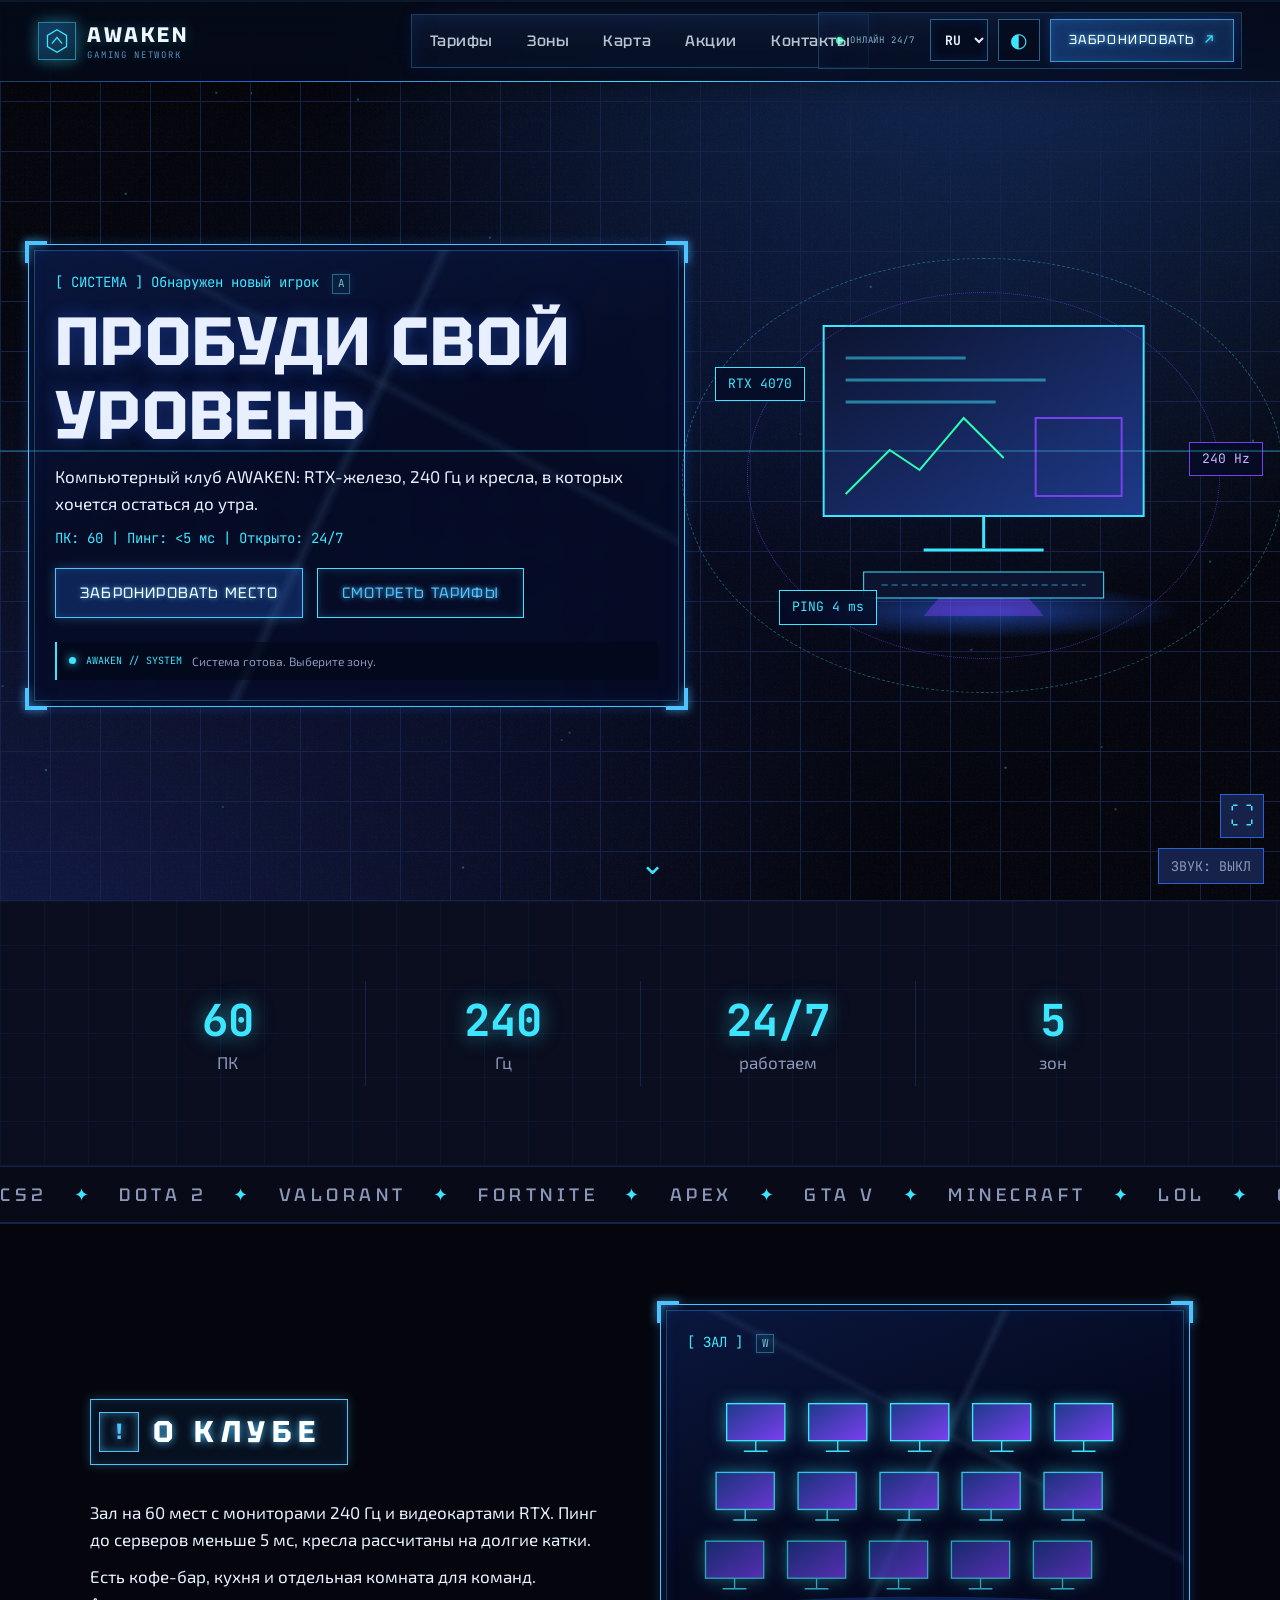
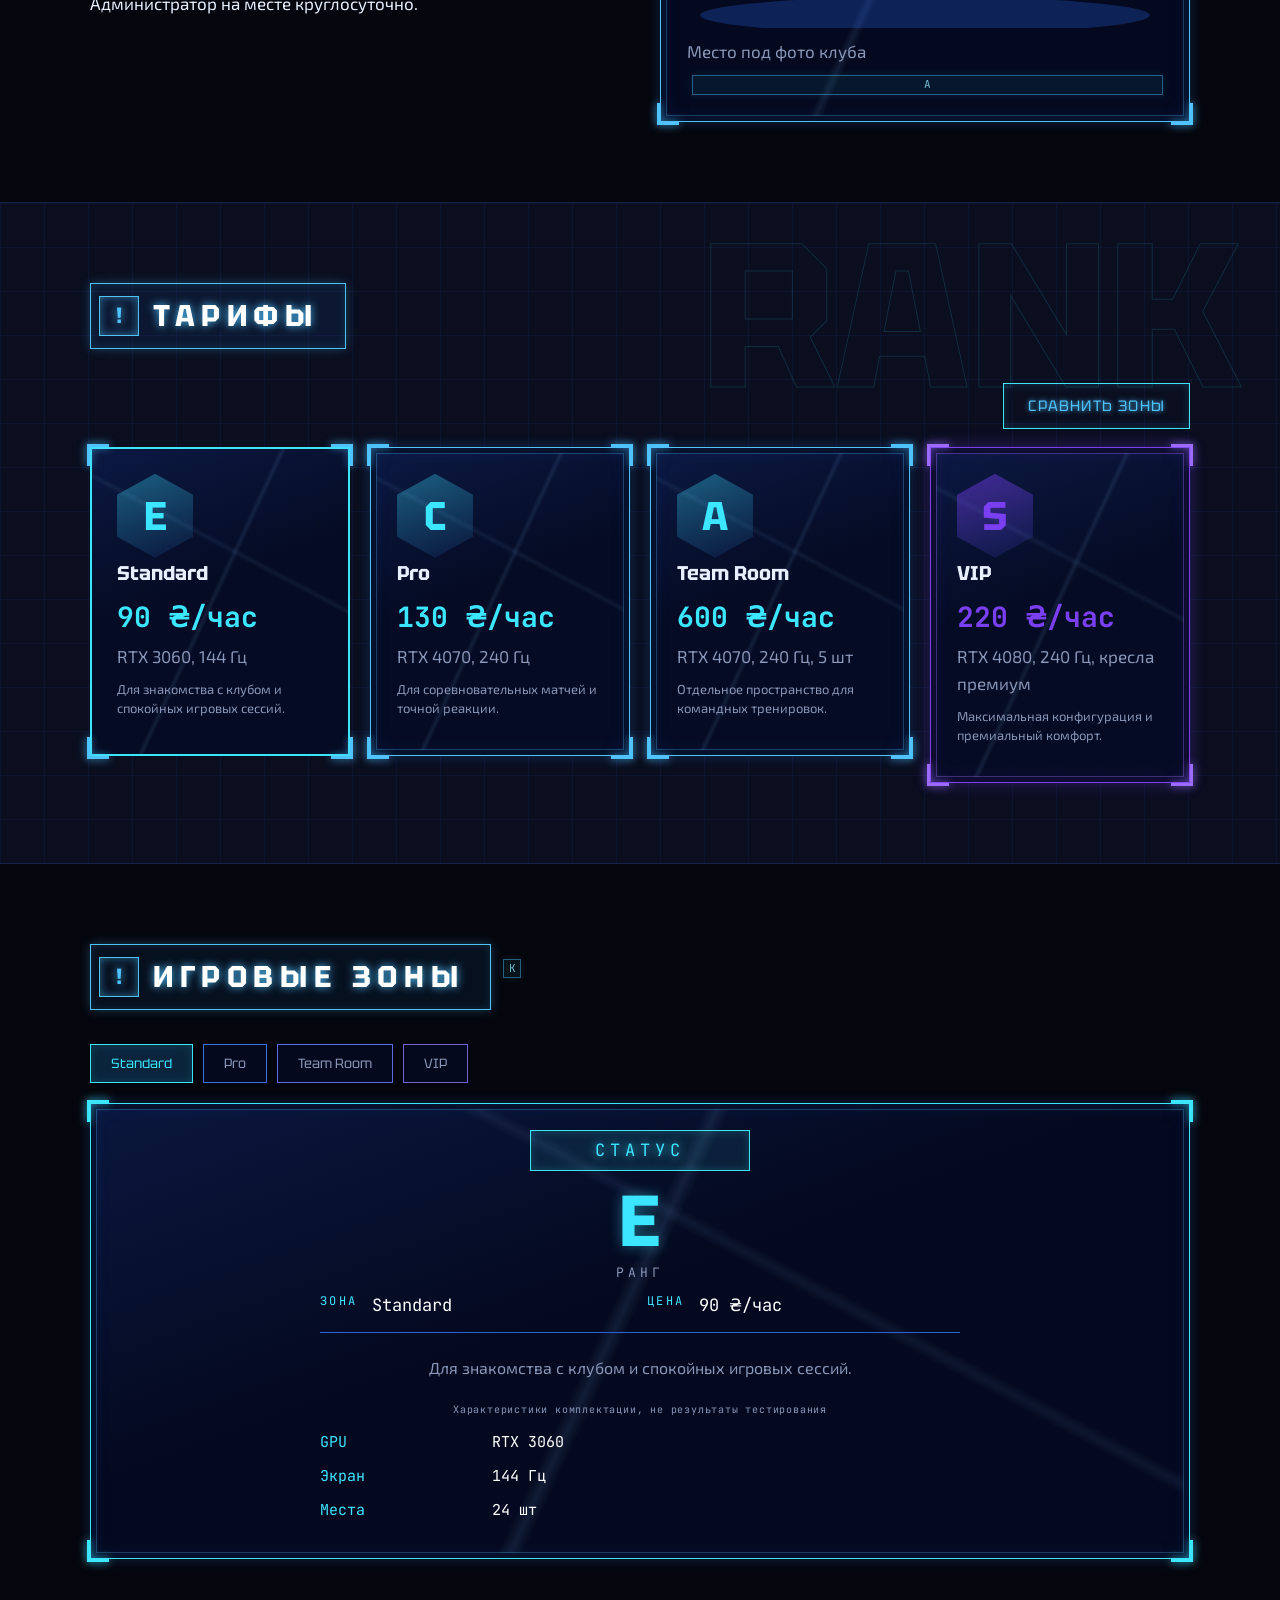
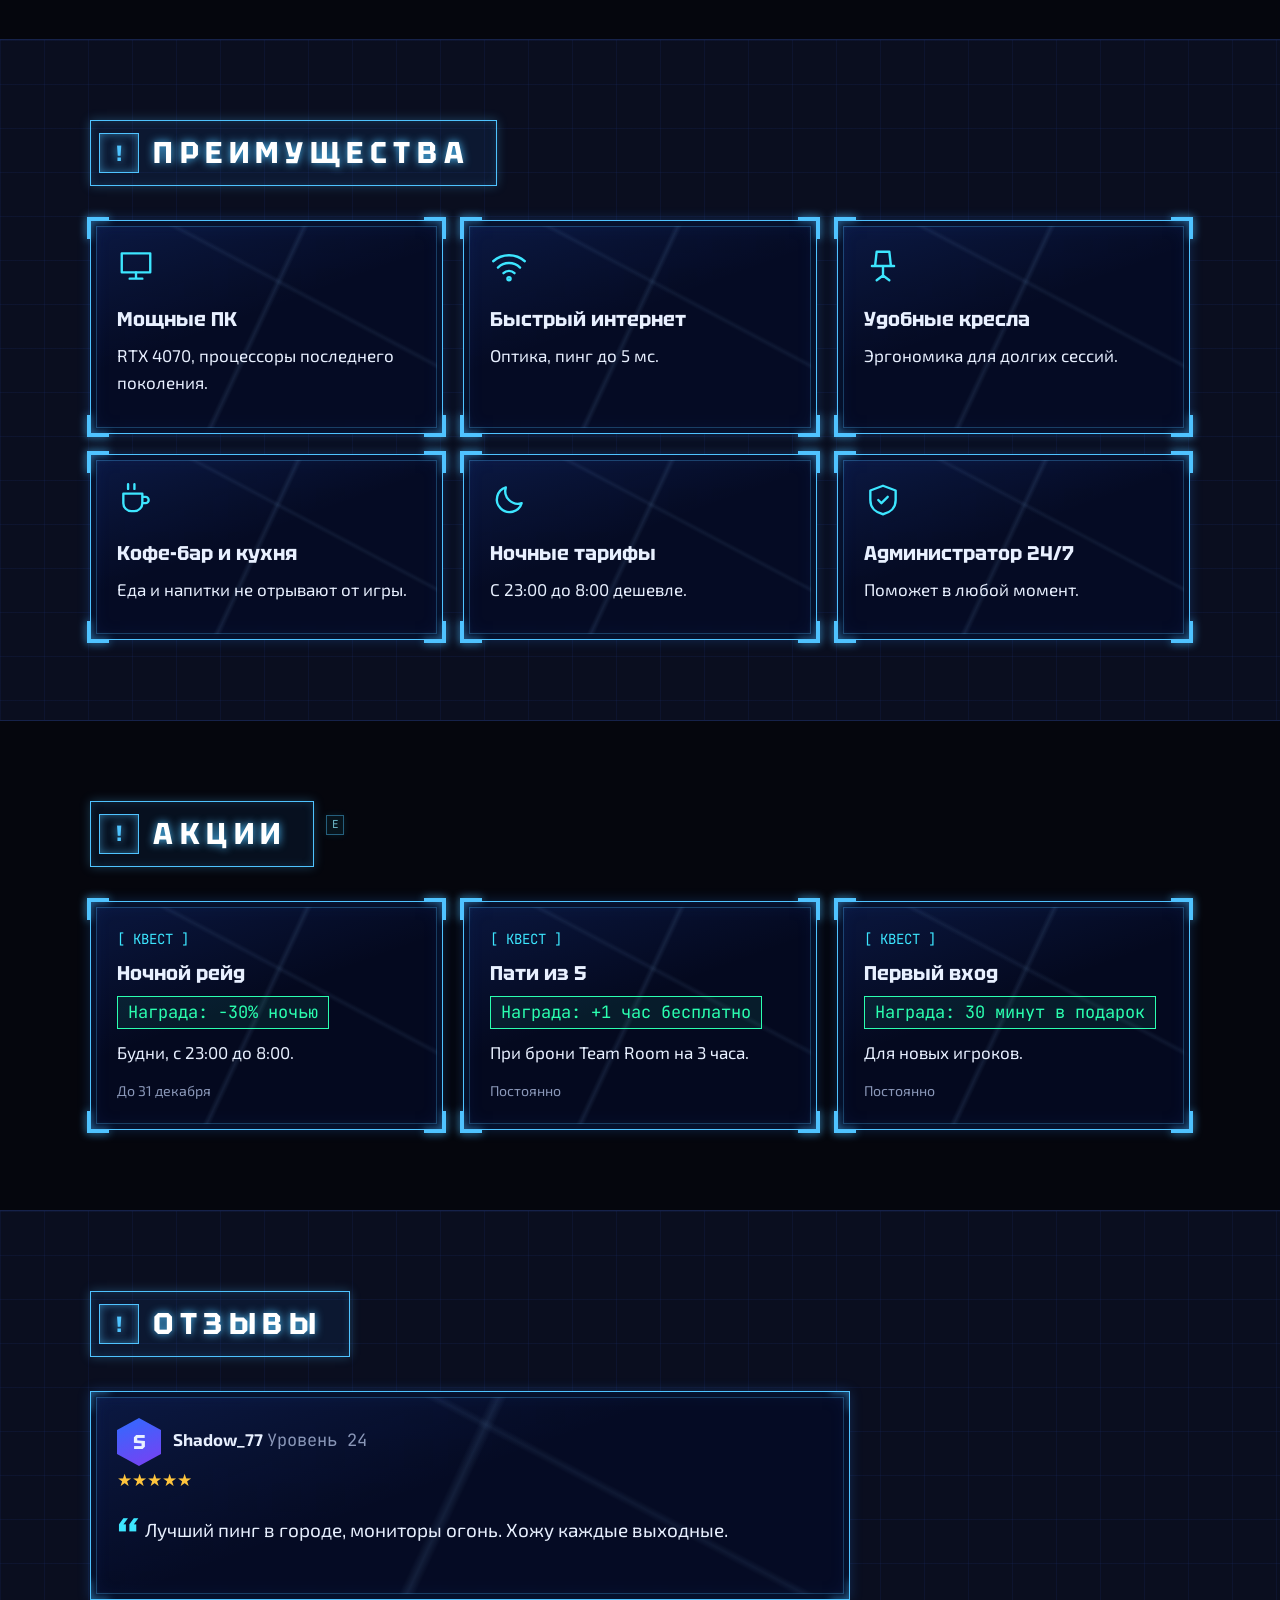
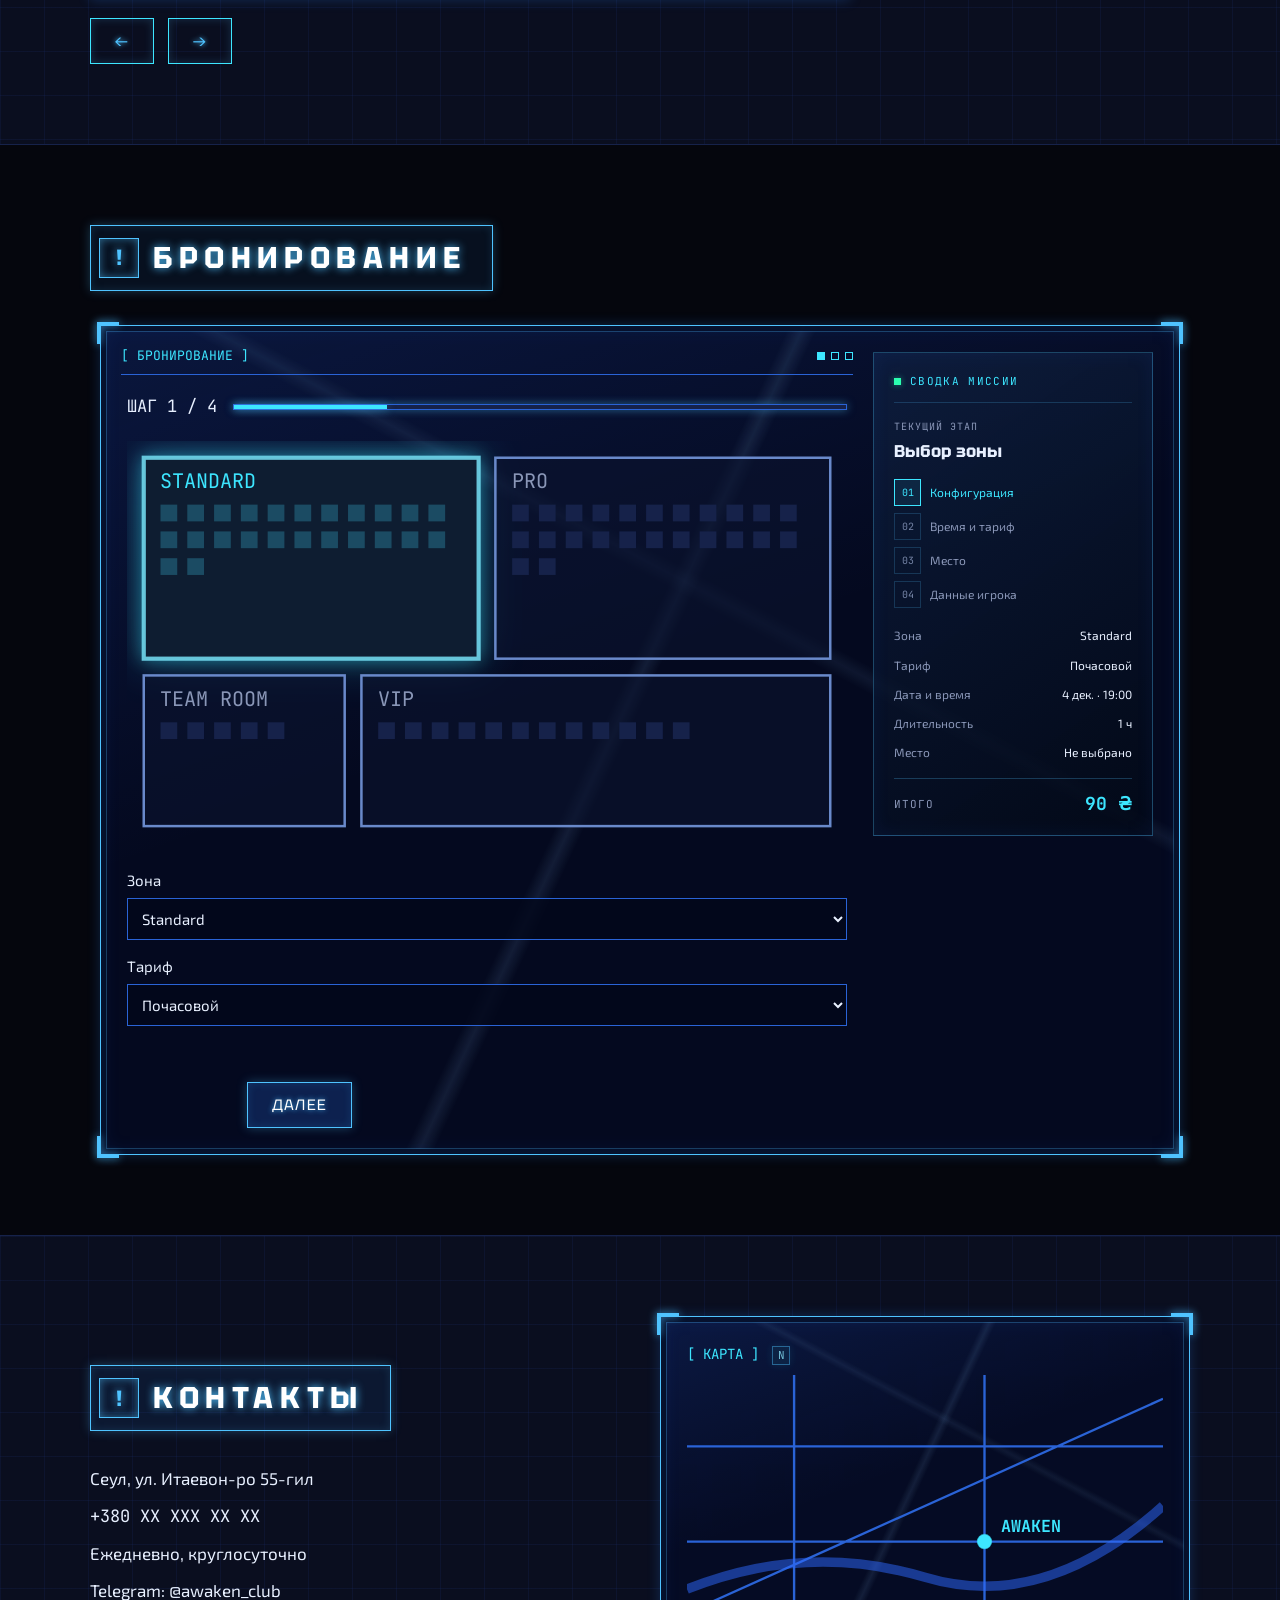
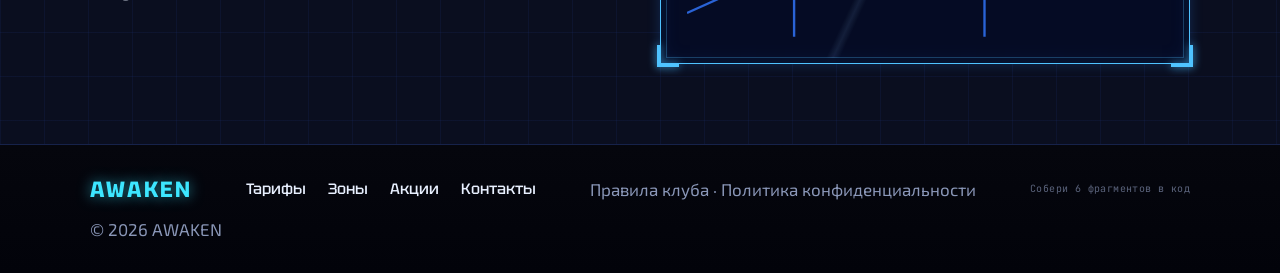
<file: index (6).html>
<!doctype html>
<html lang="ru">

<head>
  <meta charset="UTF-8" />
  <meta name="viewport" content="width=device-width, initial-scale=1" />
  <title>AWAKEN | Игровые зоны, тарифы и демо-бронирование</title>
  <meta id="metaDescription" name="description"
    content="Учебный демосайт AWAKEN: игровые зоны, условные тарифы и демонстрационная форма бронирования компьютерного клуба." />
  <meta id="metaKeywords" name="keywords"
    content="учебный проект, компьютерный клуб, игровые зоны, тарифы, демо-бронирование, AWAKEN" />
  <meta property="og:type" content="website" />
  <meta id="ogTitle" property="og:title" content="AWAKEN | Игровые зоны, тарифы и демо-бронирование" />
  <meta id="ogDescription" property="og:description"
    content="Учебный демосайт AWAKEN: игровые зоны, условные тарифы и демонстрационная форма бронирования компьютерного клуба." />
  <meta id="ogLocale" property="og:locale" content="ru_RU" />
  <meta property="og:site_name" content="AWAKEN" />
  <meta name="twitter:card" content="summary" />
  <meta id="twitterTitle" name="twitter:title" content="AWAKEN | Игровые зоны, тарифы и демо-бронирование" />
  <meta id="twitterDescription" name="twitter:description"
    content="Учебный демосайт AWAKEN: игровые зоны, условные тарифы и демонстрационная форма бронирования компьютерного клуба." />
  <script id="websiteSchema" type="application/ld+json">
      {
        "@context": "https://schema.org",
        "@type": "WebSite",
        "name": "AWAKEN",
        "description": "Учебный демосайт об игровых зонах, условных тарифах и демонстрационной форме бронирования компьютерного клуба.",
        "inLanguage": "ru"
      }
    </script>
  <link rel="preconnect" href="https://fonts.googleapis.com" />
  <link rel="preconnect" href="https://fonts.gstatic.com" crossorigin />
  <link
    href="https://fonts.googleapis.com/css2?family=Tektur:wght@500;700&family=Exo+2:wght@400;600&family=JetBrains+Mono:wght@400;700&display=swap"
    rel="stylesheet" />
  <link rel="stylesheet" href="./style (6).css" />
</head>

<body>
  <a class="skip-link" href="#mainContent">Перейти к основному содержимому</a>
  <div id="loader">
    <p class="mono">ПРОБУЖДЕНИЕ СИСТЕМЫ...</p>
    <div class="bar"><i id="loadBar"></i></div>
  </div>
  <canvas id="particles" aria-hidden="true"></canvas>
  <div id="scrollProgress" role="progressbar" aria-label="Прогресс страницы" aria-valuemin="0" aria-valuemax="100"
    aria-valuenow="0">
    <span></span>
  </div>

  <header id="top">
    <a class="logo" href="#hero"><svg width="30" height="30" viewBox="0 0 30 30" fill="none" stroke="#3DE6FF"
        stroke-width="1.5">
        <path d="M15 2l11 6.5v13L15 28 4 21.5v-13z" />
        <path d="M9 18l6-7 6 7" />
      </svg><span class="brand-copy"><b>AWAKEN</b><small>GAMING NETWORK</small></span></a>
    <nav id="nav">
      <a href="#tariffs">Тарифы</a><a href="#zones">Зоны</a><a href="#map">Карта</a><a href="#quests">Акции</a><a
        href="#contacts">Контакты</a>
    </nav>
    <div class="head-right">
      <span class="head-status"><i></i><span>ОНЛАЙН 24/7</span></span>
      <select id="lang" aria-label="Язык">
        <option>RU</option>
        <option>UA</option>
        <option>EN</option>
      </select>
      <button id="calmMode" class="calm-toggle mono" type="button" aria-label="Спокойный режим" aria-pressed="false"
        title="Спокойный режим">
        ◐
      </button>
      <a class="btn" href="#map">Забронировать</a>
      <button id="burger" aria-label="Меню" aria-expanded="false" aria-controls="nav">☰</button>
    </div>
  </header>

  <main id="mainContent" tabindex="-1">
    <section id="hero">
      <div class="panel hero-box">
        <p class="mono tag">
          [ СИСТЕМА ] Обнаружен новый игрок
          <span class="cipher-fragment" title="Фрагмент 1/6" aria-hidden="true">A</span>
        </p>
        <h1 id="h1" class="glitch">Пробуди свой уровень</h1>
        <p>
          Компьютерный клуб AWAKEN: RTX-железо, 240 Гц и кресла, в которых хочется остаться до
          утра.
        </p>
        <p class="mono mini">ПК: 60 | Пинг: &lt;5 мс | Открыто: 24/7</p>
        <div class="row">
          <a class="btn" href="#map">Забронировать место</a><a class="btn ghost" href="#tariffs">Смотреть тарифы</a>
        </div>
        <div class="system-console" role="status">
          <span class="console-led" aria-hidden="true"></span>
          <span class="mono console-label">AWAKEN // SYSTEM</span>
          <span id="consoleMessage">Система готова. Выберите зону.</span>
        </div>
      </div>
      <div class="setup" aria-hidden="true">
        <svg viewBox="0 0 420 340">
          <defs>
            <linearGradient id="sg" x1="0" y1="0" x2="1" y2="1">
              <stop offset="0" stop-color="#0D1430" />
              <stop offset="1" stop-color="#1E3A8A" />
            </linearGradient>
            <radialGradient id="gl">
              <stop offset="0" stop-color="#2F6BFF" stop-opacity=".55" />
              <stop offset="1" stop-color="#2F6BFF" stop-opacity="0" />
            </radialGradient>
          </defs>
          <ellipse cx="210" cy="305" rx="200" ry="28" fill="url(#gl)" />
          <path d="M150 310q60-80 120 0z" fill="#7B3FF2" opacity=".45" />
          <g class="fl">
            <rect x="50" y="20" width="320" height="190" fill="url(#sg)" stroke="#3DE6FF" stroke-width="2" />
            <path d="M72 52h120M72 74h200M72 96h150" stroke="#3DE6FF" opacity=".5" stroke-width="3" />
            <rect x="262" y="112" width="86" height="78" fill="none" stroke="#7B3FF2" stroke-width="2" />
            <path d="M72 188l44-44 30 20 44-52 40 40" fill="none" stroke="#2BFFB0" stroke-width="2" />
            <path d="M210 210v32M150 244h120" stroke="#3DE6FF" stroke-width="3" />
          </g>
          <rect x="90" y="266" width="240" height="26" fill="#0D1430" stroke="#3DE6FF" />
          <path d="M108 279h204" stroke="#3DE6FF" stroke-dasharray="6 4" opacity=".6" />
        </svg><span class="chip c1 mono">RTX 4070</span><span class="chip c2 mono">240 Hz</span><span
          class="chip c3 mono">PING 4 ms</span>
      </div>
      <a class="scroll" href="#stats" aria-label="Прокрутить">⌄</a>
    </section>

    <section id="stats" class="alt">
      <div class="wrap stats">
        <div><b class="num" data-to="60">0</b><span>ПК</span></div>
        <div><b class="num" data-to="240">0</b><span>Гц</span></div>
        <div><b>24/7</b><span>работаем</span></div>
        <div><b class="num" data-to="5">0</b><span>зон</span></div>
      </div>
    </section>

    <div class="marq" aria-hidden="true">
      <div>
        CS2<b>✦</b>DOTA 2<b>✦</b>VALORANT<b>✦</b>FORTNITE<b>✦</b>APEX<b>✦</b>GTA
        V<b>✦</b>MINECRAFT<b>✦</b>LOL<b>✦</b>CS2<b>✦</b>DOTA
        2<b>✦</b>VALORANT<b>✦</b>FORTNITE<b>✦</b>APEX<b>✦</b>GTA
        V<b>✦</b>MINECRAFT<b>✦</b>LOL<b>✦</b>CS2<b>✦</b>DOTA
        2<b>✦</b>VALORANT<b>✦</b>FORTNITE<b>✦</b>APEX<b>✦</b>GTA
        V<b>✦</b>MINECRAFT<b>✦</b>LOL<b>✦</b>CS2<b>✦</b>DOTA
        2<b>✦</b>VALORANT<b>✦</b>FORTNITE<b>✦</b>APEX<b>✦</b>GTA V<b>✦</b>MINECRAFT<b>✦</b>LOL<b>✦</b>
      </div>
    </div>

    <section id="about">
      <div class="wrap two">
        <div>
          <h2>О клубе</h2>
          <p>
            Зал на 60 мест с мониторами 240 Гц и видеокартами RTX. Пинг до серверов меньше 5 мс,
            кресла рассчитаны на долгие катки.
          </p>
          <p>
            Есть кофе-бар, кухня и отдельная комната для команд. Администратор на месте
            круглосуточно.
          </p>
        </div>
        <div class="panel photo">
          <span class="mono tag">[ ЗАЛ ]
            <span class="cipher-fragment" title="Фрагмент 2/6" aria-hidden="true">W</span></span><svg class="hall"
            viewBox="0 0 360 200" aria-hidden="true">
            <defs>
              <linearGradient id="m2" x1="0" y1="0" x2="1" y2="1">
                <stop offset="0" stop-color="#1E3A8A" />
                <stop offset="1" stop-color="#7B3FF2" />
              </linearGradient>
              <g id="mn">
                <rect width="44" height="28" fill="url(#m2)" stroke="#3DE6FF" />
                <path d="M22 28v8M13 36h18" stroke="#3DE6FF" />
              </g>
            </defs>
            <ellipse cx="180" cy="190" rx="170" ry="14" fill="#2F6BFF" opacity=".25" />
            <use href="#mn" x="30" y="30" opacity="1.0" />
            <use href="#mn" x="92" y="30" opacity="1.0" />
            <use href="#mn" x="154" y="30" opacity="1.0" />
            <use href="#mn" x="216" y="30" opacity="1.0" />
            <use href="#mn" x="278" y="30" opacity="1.0" />
            <use href="#mn" x="22" y="82" opacity="0.85" />
            <use href="#mn" x="84" y="82" opacity="0.85" />
            <use href="#mn" x="146" y="82" opacity="0.85" />
            <use href="#mn" x="208" y="82" opacity="0.85" />
            <use href="#mn" x="270" y="82" opacity="0.85" />
            <use href="#mn" x="14" y="134" opacity="0.7" />
            <use href="#mn" x="76" y="134" opacity="0.7" />
            <use href="#mn" x="138" y="134" opacity="0.7" />
            <use href="#mn" x="200" y="134" opacity="0.7" />
            <use href="#mn" x="262" y="134" opacity="0.7" />
          </svg>
          <p class="muted">Место под фото клуба</p>
          <span class="cipher-fragment" title="Фрагмент 3/6" aria-hidden="true">A</span>
        </div>
      </div>
    </section>

    <section id="tariffs" class="alt">
      <div class="wrap">
        <h2>Тарифы</h2>
        <button id="compareZones" class="btn ghost compare-trigger" type="button">
          Сравнить зоны
        </button>
        <div class="grid4" id="tariffGrid"></div>
      </div>
    </section>

    <section id="zones">
      <div class="wrap">
        <h2>Игровые зоны</h2>
        <span class="cipher-fragment cipher-marker" title="Фрагмент 4/6" aria-hidden="true">K</span>
        <div class="tabs" id="zoneTabs"></div>
        <div id="zoneTooltip" class="zone-tooltip" role="status" aria-live="polite" hidden></div>
        <div class="panel zone-card" id="zoneCard"></div>
      </div>
    </section>

    <section id="adv" class="alt">
      <div class="wrap">
        <h2>Преимущества</h2>
        <div class="grid3">
          <div class="panel">
            <svg class="ico" viewBox="0 0 24 24" aria-hidden="true">
              <rect x="3" y="4" width="18" height="12" />
              <path d="M8 20h8M12 16v4" />
            </svg>
            <h3>Мощные ПК</h3>
            <p>RTX 4070, процессоры последнего поколения.</p>
          </div>
          <div class="panel">
            <svg class="ico" viewBox="0 0 24 24" aria-hidden="true">
              <path d="M2 9a15 15 0 0 1 20 0M5 13a10 10 0 0 1 14 0M8.5 16.5a5 5 0 0 1 7 0" />
              <circle cx="12" cy="20" r="1" />
            </svg>
            <h3>Быстрый интернет</h3>
            <p>Оптика, пинг до 5 мс.</p>
          </div>
          <div class="panel">
            <svg class="ico" viewBox="0 0 24 24" aria-hidden="true">
              <path d="M8 3h8l1 9H7zM5 12h14M12 12v6M8 21l4-3 4 3" />
            </svg>
            <h3>Удобные кресла</h3>
            <p>Эргономика для долгих сессий.</p>
          </div>
          <div class="panel">
            <svg class="ico" viewBox="0 0 24 24" aria-hidden="true">
              <path d="M4 8h12v6a5 5 0 0 1-5 5H9a5 5 0 0 1-5-5zM16 10h2a2 2 0 0 1 0 4h-2M7 2v3M11 2v3" />
            </svg>
            <h3>Кофе-бар и кухня</h3>
            <p>Еда и напитки не отрывают от игры.</p>
          </div>
          <div class="panel">
            <svg class="ico" viewBox="0 0 24 24" aria-hidden="true">
              <path d="M20 14A8 8 0 0 1 10 4a8 8 0 1 0 10 10z" />
            </svg>
            <h3>Ночные тарифы</h3>
            <p>С 23:00 до 8:00 дешевле.</p>
          </div>
          <div class="panel">
            <svg class="ico" viewBox="0 0 24 24" aria-hidden="true">
              <path d="M12 3l8 3v6c0 5-3.5 8-8 9-4.5-1-8-4-8-9V6z" />
              <path d="M9 12l2 2 4-4" />
            </svg>
            <h3>Администратор 24/7</h3>
            <p>Поможет в любой момент.</p>
          </div>
        </div>
      </div>
    </section>

    <section id="quests">
      <div class="wrap">
        <h2>Акции</h2>
        <span class="cipher-fragment cipher-marker" title="Фрагмент 5/6" aria-hidden="true">E</span>
        <div class="grid3">
          <div class="panel">
            <span class="mono tag">[ КВЕСТ ]</span>
            <h3>Ночной рейд</h3>
            <p class="reward mono">Награда: -30% ночью</p>
            <p>Будни, с 23:00 до 8:00.</p>
            <small class="muted">До 31 декабря</small>
          </div>
          <div class="panel">
            <span class="mono tag">[ КВЕСТ ]</span>
            <h3>Пати из 5</h3>
            <p class="reward mono">Награда: +1 час бесплатно</p>
            <p>При брони Team Room на 3 часа.</p>
            <small class="muted">Постоянно</small>
          </div>
          <div class="panel">
            <span class="mono tag">[ КВЕСТ ]</span>
            <h3>Первый вход</h3>
            <p class="reward mono">Награда: 30 минут в подарок</p>
            <p>Для новых игроков.</p>
            <small class="muted">Постоянно</small>
          </div>
        </div>
      </div>
    </section>

    <section id="reviews" class="alt">
      <div class="wrap">
        <h2>Отзывы</h2>
        <div class="panel review" id="review"></div>
        <div class="row">
          <button class="btn ghost" id="prev" type="button" aria-label="Предыдущий отзыв">
            ←</button><button class="btn ghost" id="next" type="button" aria-label="Следующий отзыв">
            →
          </button>
        </div>
      </div>
    </section>

    <section id="map">
      <div class="wrap">
        <h2>Бронирование</h2>
        <div class="panel book">
          <div class="booking-layout">
            <div class="booking-main">
              <div class="wbar mono"><span>[ БРОНИРОВАНИЕ ]</span><i></i><i></i><i></i></div>
              <div class="steps mono">
                <span id="stepLabel">ШАГ 1 / 4</span>
                <div class="bar"><i id="stepBar"></i></div>
              </div>
              <div class="step" data-step="1">
                <div id="hallMap" class="hallmap" aria-label="Схема зала"></div>
                <label>Зона<select id="fZone"></select></label>
                <label>Тариф<select id="fTariff">
                    <option value="1">Почасовой</option>
                    <option value="0.9">Пакет 3 часа (-10%)</option>
                    <option value="0.7">Ночной (-30%)</option>
                  </select></label>
              </div>
              <div class="step" data-step="2" hidden>
                <label>Дата<input type="date" id="fDate" /></label>
                <label>Время<select id="fTime"></select></label>
                <label>Длительность<select id="fDur">
                    <option>1</option>
                    <option>2</option>
                    <option>3</option>
                    <option>5</option>
                  </select></label>
                <p class="mono total" id="total"></p>
              </div>
              <div class="step" data-step="3" hidden>
                <div class="legend mono">
                  <span class="free">свободно</span><span class="busy">занято</span><span class="sel">выбрано</span>
                </div>
                <div class="seats" id="seats"></div>
                <p class="mono muted" id="seatInfo">Выберите место</p>
              </div>
              <div class="step" data-step="4" hidden>
                <label>Имя или ник *<input id="fName" /></label>
                <label>Телефон *<input id="fPhone" placeholder="+380 XX XXX XX XX" inputmode="tel" /></label>
                <label>Email<input id="fEmail" type="email" inputmode="email" /></label>
                <label>Telegram<input id="fTg" placeholder="@nick" /></label>
                <label>Комментарий<textarea id="fNote" maxlength="300"></textarea></label>
                <input id="hp" class="hp" tabindex="-1" autocomplete="off" aria-hidden="true" />
                <label class="check"><input type="checkbox" id="fAgree" /> Согласен на обработку данных *</label>
              </div>
              <p class="error" id="err"></p>
              <div class="row">
                <button class="btn ghost" id="back">Назад</button><button class="btn" id="forward">Далее</button>
              </div>
            </div>
            <aside class="booking-summary" aria-live="polite">
              <div class="summary-top mono">
                <span class="summary-led"></span><span>СВОДКА МИССИИ</span>
              </div>
              <p class="summary-label mono">ТЕКУЩИЙ ЭТАП</p>
              <h3 id="missionTitle">Выбор зоны</h3>
              <ol class="mission-list">
                <li data-mission-step="1">Конфигурация</li>
                <li data-mission-step="2">Время и тариф</li>
                <li data-mission-step="3">Место</li>
                <li data-mission-step="4">Данные игрока</li>
              </ol>
              <dl class="summary-details">
                <div>
                  <dt>Зона</dt>
                  <dd id="summaryZone">Standard</dd>
                </div>
                <div>
                  <dt>Тариф</dt>
                  <dd id="summaryRate">Почасовой</dd>
                </div>
                <div>
                  <dt>Дата и время</dt>
                  <dd id="summaryDate">—</dd>
                </div>
                <div>
                  <dt>Длительность</dt>
                  <dd id="summaryDuration">1 ч</dd>
                </div>
                <div>
                  <dt>Место</dt>
                  <dd id="summarySeat">—</dd>
                </div>
              </dl>
              <div class="summary-total">
                <span>ИТОГО</span><strong id="summaryTotal">90 ₴</strong>
              </div>
            </aside>
          </div>
        </div>
      </div>
    </section>

    <section id="contacts" class="alt">
      <div class="wrap two">
        <div>
          <h2>Контакты</h2>
          <p>Сеул, ул. Итаевон-ро 55-гил</p>
          <p class="mono">+380 XX XXX XX XX</p>
          <p>Ежедневно, круглосуточно</p>
          <p>Telegram: @awaken_club</p>
        </div>
        <div class="panel photo map">
          <span class="mono tag">[ КАРТА ]
            <span class="cipher-fragment" title="Фрагмент 6/6" aria-hidden="true">N</span></span><svg class="citymap"
            viewBox="0 0 400 220" aria-hidden="true">
            <path d="M0 60h400M0 140h400M90 0v220M250 0v220M0 200L400 20" />
            <path class="river" d="M0 180q100-40 200-10t200-60" />
            <circle class="ring" cx="250" cy="140" r="6" />
            <circle cx="250" cy="140" r="6" fill="#3DE6FF" />
            <text x="264" y="132">AWAKEN</text>
          </svg>
        </div>
      </div>
    </section>
  </main>

  <footer>
    <div class="wrap foot">
      <b class="logo-f">AWAKEN</b>
      <div class="fn">
        <a href="#tariffs">Тарифы</a><a href="#zones">Зоны</a><a href="#quests">Акции</a><a
          href="#contacts">Контакты</a>
      </div>
      <span class="muted">Правила клуба · Политика конфиденциальности</span>
      <span class="cipher-hint mono">Собери 6 фрагментов в код</span><span class="muted">© 2026 AWAKEN</span>
    </div>
  </footer>

  <dialog id="compareDialog" class="compare-dialog" aria-labelledby="compareTitle">
    <button id="compareClose" class="compare-close" type="button" aria-label="Закрыть сравнение">
      ×
    </button>
    <p class="mono compare-kicker">[ СРАВНЕНИЕ КОНФИГУРАЦИЙ ]</p>
    <h2 id="compareTitle">Сравнение зон</h2>
    <div id="compareContent"></div>
  </dialog>

  <dialog id="bookingComplete" class="booking-complete" aria-labelledby="completeTitle">
    <button id="completeClose" class="complete-close" type="button" aria-label="Закрыть подтверждение">
      ×
    </button>
    <div class="complete-kicker mono">[ МИССИЯ ЗАВЕРШЕНА ]</div>
    <div class="complete-mark" aria-hidden="true">✓</div>
    <h2 id="completeTitle">Бронь подтверждена</h2>
    <p id="completeMessage">Твоё место ждёт тебя. Увидимся в игре!</p>
    <dl class="complete-details">
      <div>
        <dt>Зона</dt>
        <dd id="completeZone"></dd>
      </div>
      <div>
        <dt>Место</dt>
        <dd id="completeSeat"></dd>
      </div>
      <div>
        <dt>Дата и время</dt>
        <dd id="completeDate"></dd>
      </div>
      <div>
        <dt>Длительность</dt>
        <dd id="completeDuration"></dd>
      </div>
      <div>
        <dt>ИТОГО</dt>
        <dd id="completeTotal"></dd>
      </div>
    </dl>
    <div class="complete-actions">
      <button id="completeCalendar" class="btn ghost" type="button">В календарь</button>
      <button id="completeNew" class="btn" type="button">Новая бронь</button>
    </div>
  </dialog>

  <div id="toasts"></div>
  <button id="mobileBookingSummary" type="button" aria-label="Сводка миссии и сумма брони">
    <span><small class="mono">МИССИЯ</small><strong id="mobileSummaryZone">Standard</strong><em
        id="mobileSummarySeat">Место —</em></span>
    <b><small class="mono">ИТОГО</small><strong id="mobileSummaryTotal">90 ₴</strong></b>
  </button>
  <button id="sound" class="mono" aria-pressed="false">ЗВУК: ВЫКЛ</button>
  <button id="fullscreen" class="mono" type="button" aria-label="Включить полноэкранный режим"
    title="Включить полноэкранный режим" aria-pressed="false">
    ⛶
  </button>
  <a class="btn sticky" href="#map">Забронировать</a>
  <script src="./main (6).js"></script>
</body>

</html>
</file>
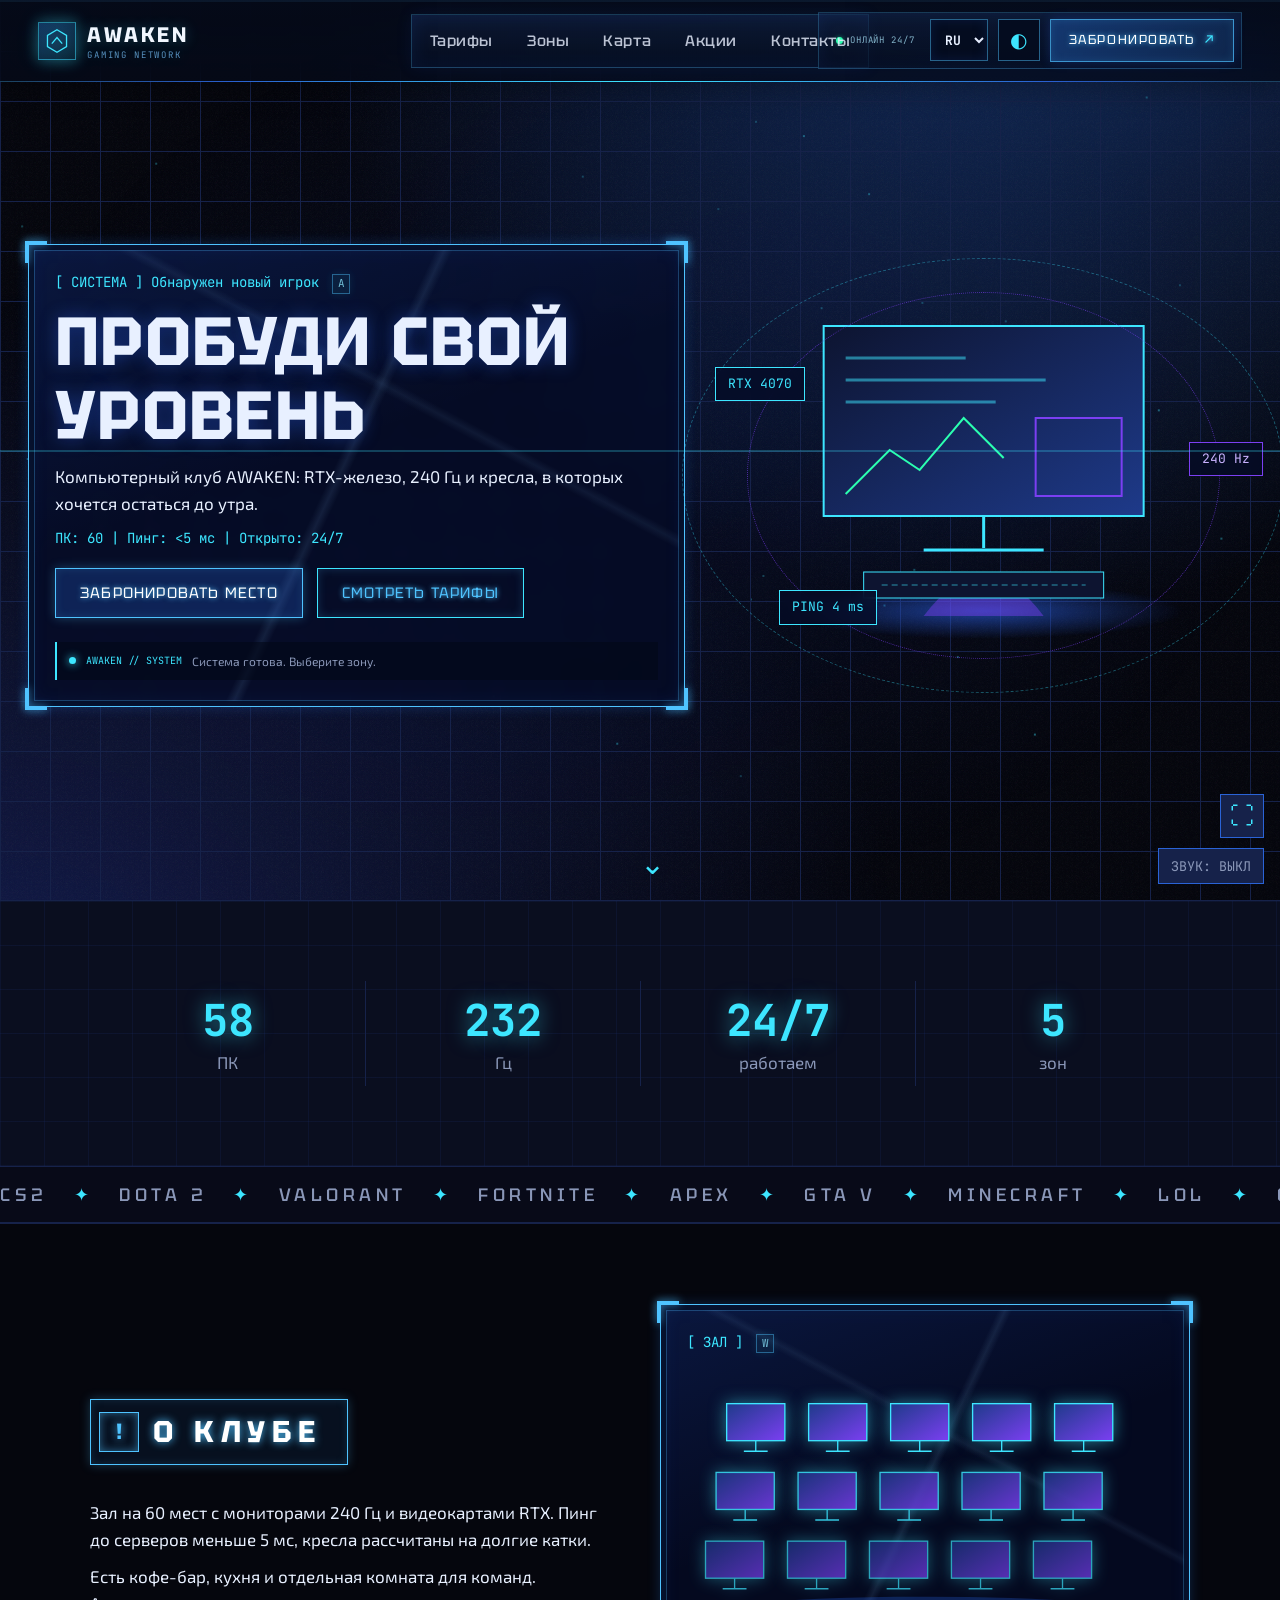
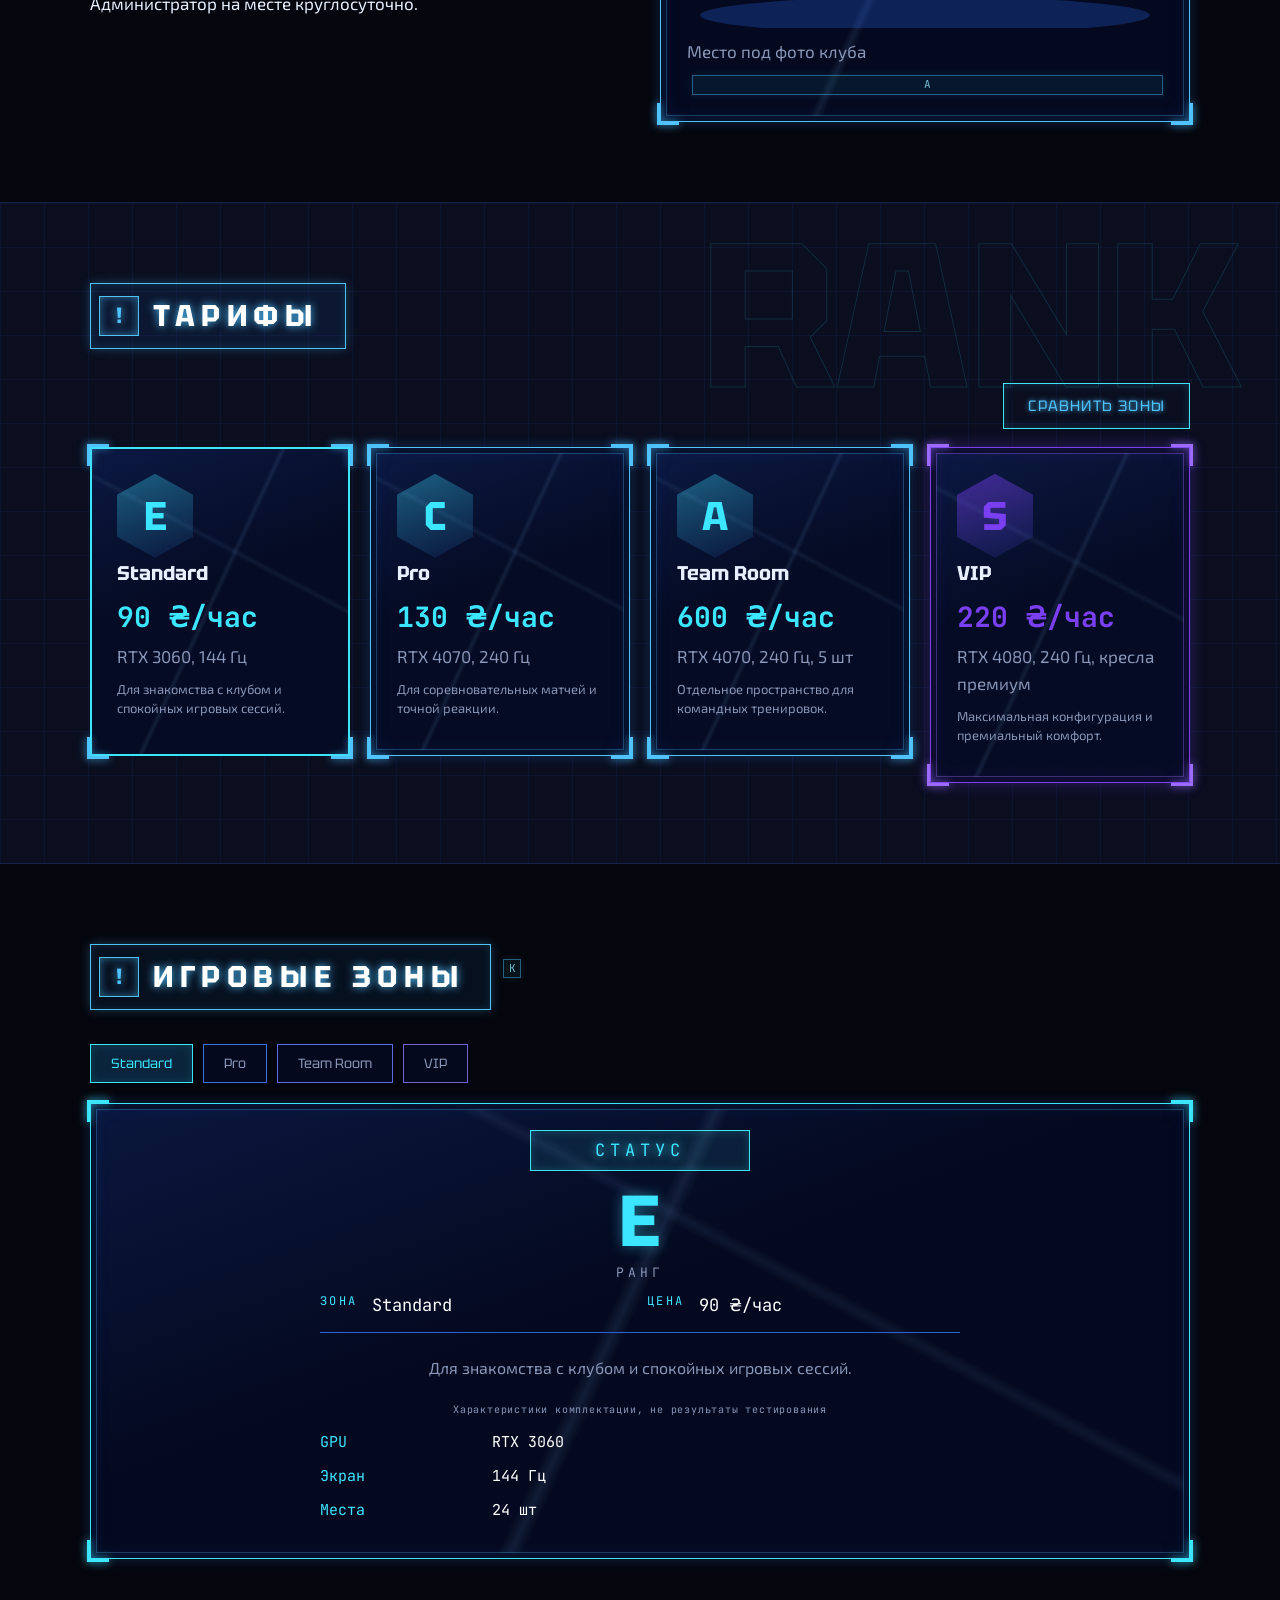
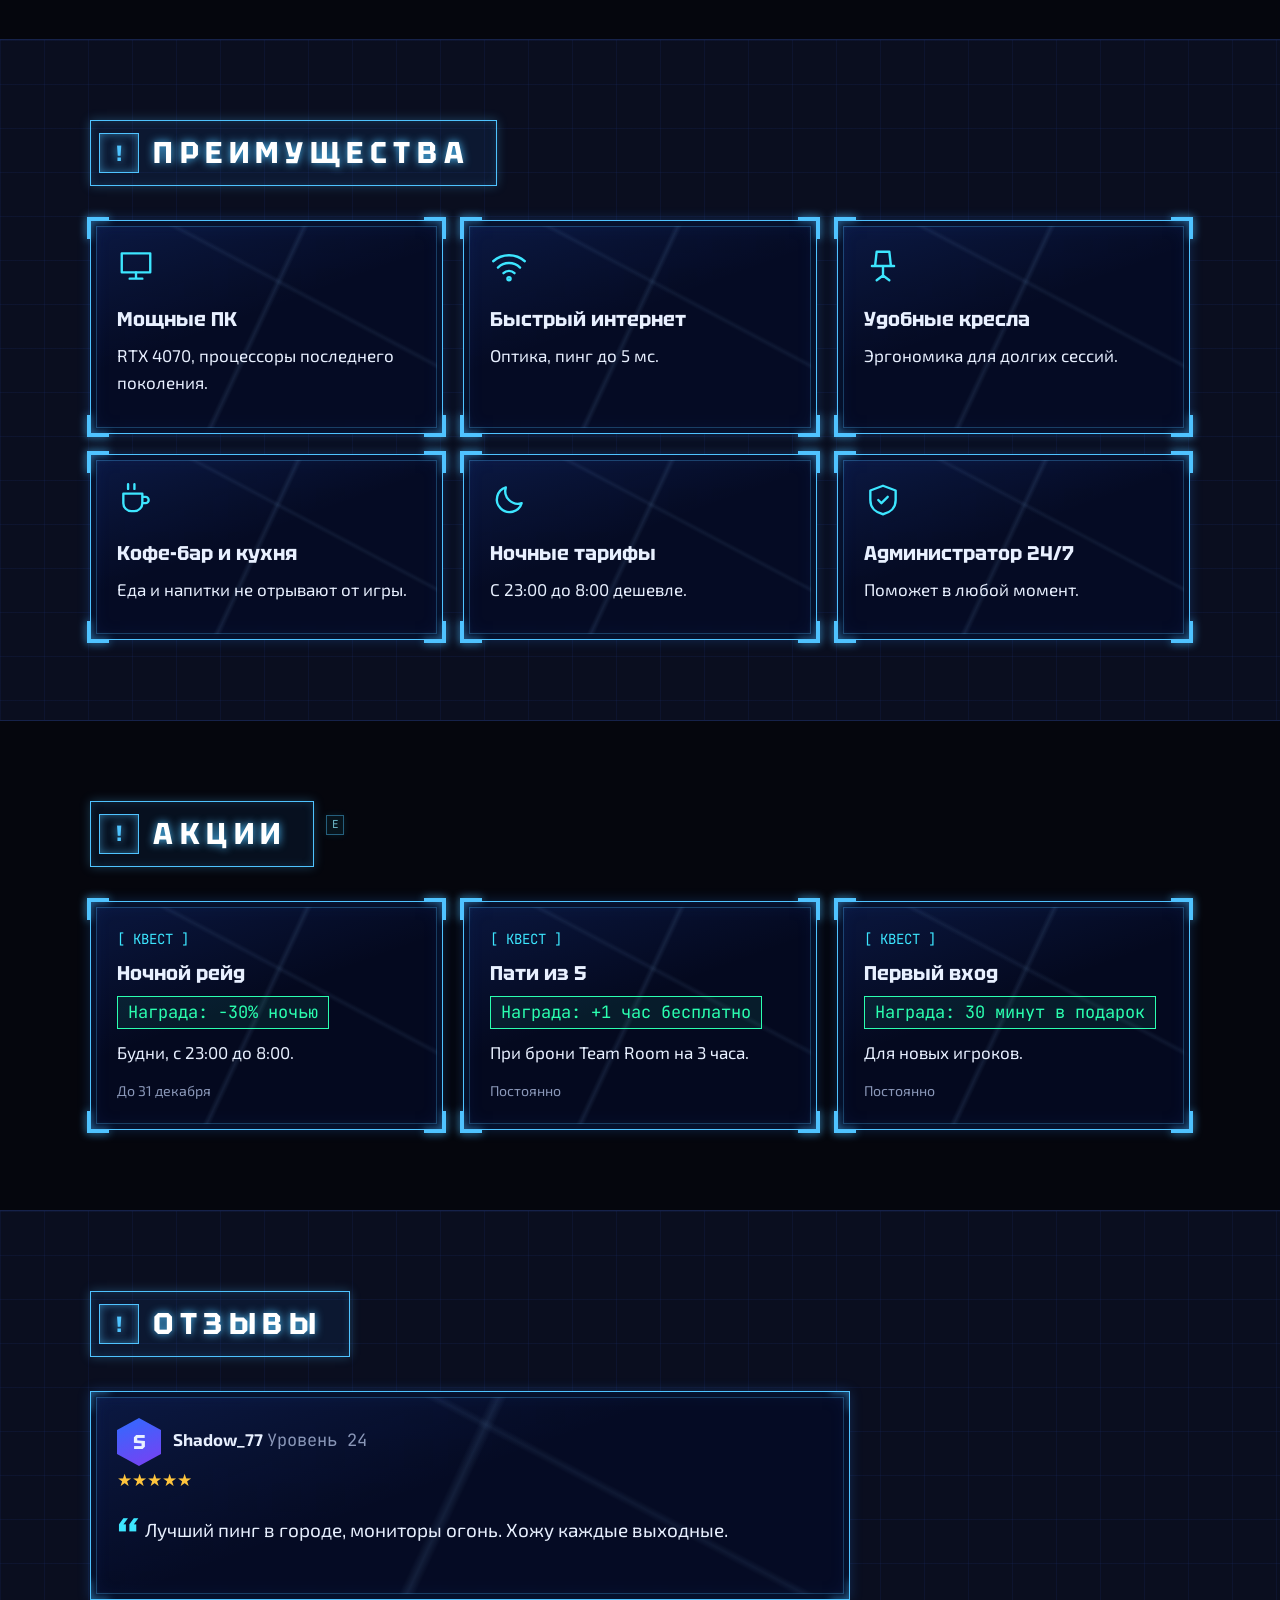
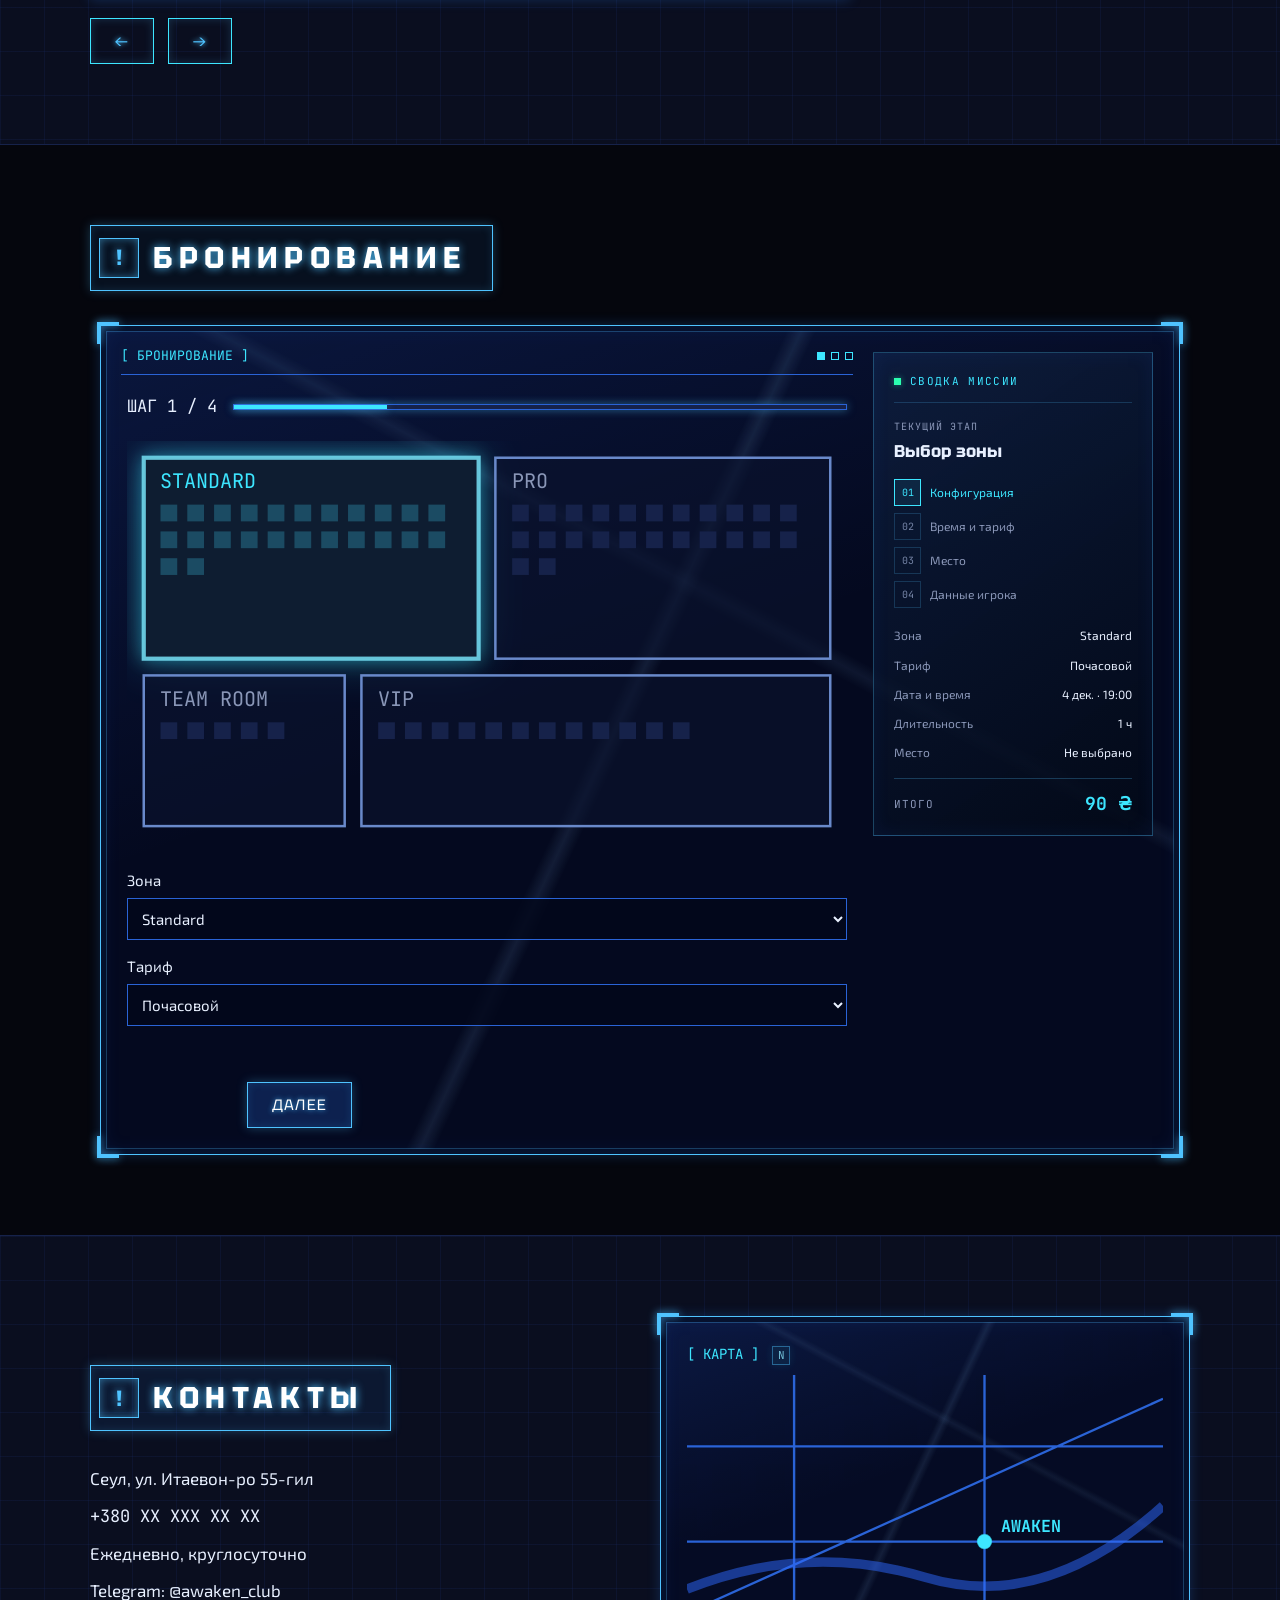
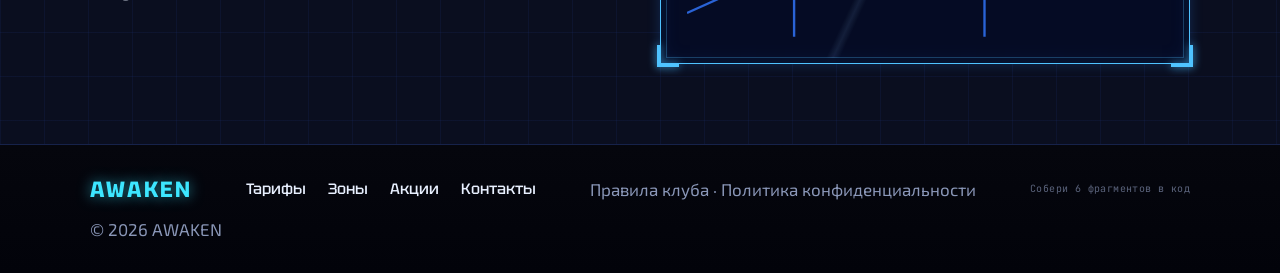
<file: 4/index (6).html>
<!doctype html>
<html lang="ru">

<head>
  <meta charset="UTF-8" />
  <meta name="viewport" content="width=device-width, initial-scale=1" />
  <title>AWAKEN | Игровые зоны, тарифы и демо-бронирование</title>
  <meta id="metaDescription" name="description"
    content="Учебный демосайт AWAKEN: игровые зоны, условные тарифы и демонстрационная форма бронирования компьютерного клуба." />
  <meta id="metaKeywords" name="keywords"
    content="учебный проект, компьютерный клуб, игровые зоны, тарифы, демо-бронирование, AWAKEN" />
  <meta property="og:type" content="website" />
  <meta id="ogTitle" property="og:title" content="AWAKEN | Игровые зоны, тарифы и демо-бронирование" />
  <meta id="ogDescription" property="og:description"
    content="Учебный демосайт AWAKEN: игровые зоны, условные тарифы и демонстрационная форма бронирования компьютерного клуба." />
  <meta id="ogLocale" property="og:locale" content="ru_RU" />
  <meta property="og:site_name" content="AWAKEN" />
  <meta name="twitter:card" content="summary" />
  <meta id="twitterTitle" name="twitter:title" content="AWAKEN | Игровые зоны, тарифы и демо-бронирование" />
  <meta id="twitterDescription" name="twitter:description"
    content="Учебный демосайт AWAKEN: игровые зоны, условные тарифы и демонстрационная форма бронирования компьютерного клуба." />
  <script id="websiteSchema" type="application/ld+json">
      {
        "@context": "https://schema.org",
        "@type": "WebSite",
        "name": "AWAKEN",
        "description": "Учебный демосайт об игровых зонах, условных тарифах и демонстрационной форме бронирования компьютерного клуба.",
        "inLanguage": "ru"
      }
    </script>
  <link rel="preconnect" href="https://fonts.googleapis.com" />
  <link rel="preconnect" href="https://fonts.gstatic.com" crossorigin />
  <link
    href="https://fonts.googleapis.com/css2?family=Tektur:wght@500;700&family=Exo+2:wght@400;600&family=JetBrains+Mono:wght@400;700&display=swap"
    rel="stylesheet" />
  <link rel="stylesheet" href="style (6).css" />
</head>

<body>
  <a class="skip-link" href="#mainContent">Перейти к основному содержимому</a>
  <div id="loader">
    <p class="mono">ПРОБУЖДЕНИЕ СИСТЕМЫ...</p>
    <div class="bar"><i id="loadBar"></i></div>
  </div>
  <canvas id="particles" aria-hidden="true"></canvas>
  <div id="scrollProgress" role="progressbar" aria-label="Прогресс страницы" aria-valuemin="0" aria-valuemax="100"
    aria-valuenow="0">
    <span></span>
  </div>

  <header id="top">
    <a class="logo" href="#hero"><svg width="30" height="30" viewBox="0 0 30 30" fill="none" stroke="#3DE6FF"
        stroke-width="1.5">
        <path d="M15 2l11 6.5v13L15 28 4 21.5v-13z" />
        <path d="M9 18l6-7 6 7" />
      </svg><span class="brand-copy"><b>AWAKEN</b><small>GAMING NETWORK</small></span></a>
    <nav id="nav">
      <a href="#tariffs">Тарифы</a><a href="#zones">Зоны</a><a href="#map">Карта</a><a href="#quests">Акции</a><a
        href="#contacts">Контакты</a>
    </nav>
    <div class="head-right">
      <span class="head-status"><i></i><span>ОНЛАЙН 24/7</span></span>
      <select id="lang" aria-label="Язык">
        <option>RU</option>
        <option>UA</option>
        <option>EN</option>
      </select>
      <button id="calmMode" class="calm-toggle mono" type="button" aria-label="Спокойный режим" aria-pressed="false"
        title="Спокойный режим">
        ◐
      </button>
      <a class="btn" href="#map">Забронировать</a>
      <button id="burger" aria-label="Меню" aria-expanded="false" aria-controls="nav">☰</button>
    </div>
  </header>

  <main id="mainContent" tabindex="-1">
    <section id="hero">
      <div class="panel hero-box">
        <p class="mono tag">
          [ СИСТЕМА ] Обнаружен новый игрок
          <span class="cipher-fragment" title="Фрагмент 1/6" aria-hidden="true">A</span>
        </p>
        <h1 id="h1" class="glitch">Пробуди свой уровень</h1>
        <p>
          Компьютерный клуб AWAKEN: RTX-железо, 240 Гц и кресла, в которых хочется остаться до
          утра.
        </p>
        <p class="mono mini">ПК: 60 | Пинг: &lt;5 мс | Открыто: 24/7</p>
        <div class="row">
          <a class="btn" href="#map">Забронировать место</a><a class="btn ghost" href="#tariffs">Смотреть тарифы</a>
        </div>
        <div class="system-console" role="status">
          <span class="console-led" aria-hidden="true"></span>
          <span class="mono console-label">AWAKEN // SYSTEM</span>
          <span id="consoleMessage">Система готова. Выберите зону.</span>
        </div>
      </div>
      <div class="setup" aria-hidden="true">
        <svg viewBox="0 0 420 340">
          <defs>
            <linearGradient id="sg" x1="0" y1="0" x2="1" y2="1">
              <stop offset="0" stop-color="#0D1430" />
              <stop offset="1" stop-color="#1E3A8A" />
            </linearGradient>
            <radialGradient id="gl">
              <stop offset="0" stop-color="#2F6BFF" stop-opacity=".55" />
              <stop offset="1" stop-color="#2F6BFF" stop-opacity="0" />
            </radialGradient>
          </defs>
          <ellipse cx="210" cy="305" rx="200" ry="28" fill="url(#gl)" />
          <path d="M150 310q60-80 120 0z" fill="#7B3FF2" opacity=".45" />
          <g class="fl">
            <rect x="50" y="20" width="320" height="190" fill="url(#sg)" stroke="#3DE6FF" stroke-width="2" />
            <path d="M72 52h120M72 74h200M72 96h150" stroke="#3DE6FF" opacity=".5" stroke-width="3" />
            <rect x="262" y="112" width="86" height="78" fill="none" stroke="#7B3FF2" stroke-width="2" />
            <path d="M72 188l44-44 30 20 44-52 40 40" fill="none" stroke="#2BFFB0" stroke-width="2" />
            <path d="M210 210v32M150 244h120" stroke="#3DE6FF" stroke-width="3" />
          </g>
          <rect x="90" y="266" width="240" height="26" fill="#0D1430" stroke="#3DE6FF" />
          <path d="M108 279h204" stroke="#3DE6FF" stroke-dasharray="6 4" opacity=".6" />
        </svg><span class="chip c1 mono">RTX 4070</span><span class="chip c2 mono">240 Hz</span><span
          class="chip c3 mono">PING 4 ms</span>
      </div>
      <a class="scroll" href="#stats" aria-label="Прокрутить">⌄</a>
    </section>

    <section id="stats" class="alt">
      <div class="wrap stats">
        <div><b class="num" data-to="60">0</b><span>ПК</span></div>
        <div><b class="num" data-to="240">0</b><span>Гц</span></div>
        <div><b>24/7</b><span>работаем</span></div>
        <div><b class="num" data-to="5">0</b><span>зон</span></div>
      </div>
    </section>

    <div class="marq" aria-hidden="true">
      <div>
        CS2<b>✦</b>DOTA 2<b>✦</b>VALORANT<b>✦</b>FORTNITE<b>✦</b>APEX<b>✦</b>GTA
        V<b>✦</b>MINECRAFT<b>✦</b>LOL<b>✦</b>CS2<b>✦</b>DOTA
        2<b>✦</b>VALORANT<b>✦</b>FORTNITE<b>✦</b>APEX<b>✦</b>GTA
        V<b>✦</b>MINECRAFT<b>✦</b>LOL<b>✦</b>CS2<b>✦</b>DOTA
        2<b>✦</b>VALORANT<b>✦</b>FORTNITE<b>✦</b>APEX<b>✦</b>GTA
        V<b>✦</b>MINECRAFT<b>✦</b>LOL<b>✦</b>CS2<b>✦</b>DOTA
        2<b>✦</b>VALORANT<b>✦</b>FORTNITE<b>✦</b>APEX<b>✦</b>GTA V<b>✦</b>MINECRAFT<b>✦</b>LOL<b>✦</b>
      </div>
    </div>

    <section id="about">
      <div class="wrap two">
        <div>
          <h2>О клубе</h2>
          <p>
            Зал на 60 мест с мониторами 240 Гц и видеокартами RTX. Пинг до серверов меньше 5 мс,
            кресла рассчитаны на долгие катки.
          </p>
          <p>
            Есть кофе-бар, кухня и отдельная комната для команд. Администратор на месте
            круглосуточно.
          </p>
        </div>
        <div class="panel photo">
          <span class="mono tag">[ ЗАЛ ]
            <span class="cipher-fragment" title="Фрагмент 2/6" aria-hidden="true">W</span></span><svg class="hall"
            viewBox="0 0 360 200" aria-hidden="true">
            <defs>
              <linearGradient id="m2" x1="0" y1="0" x2="1" y2="1">
                <stop offset="0" stop-color="#1E3A8A" />
                <stop offset="1" stop-color="#7B3FF2" />
              </linearGradient>
              <g id="mn">
                <rect width="44" height="28" fill="url(#m2)" stroke="#3DE6FF" />
                <path d="M22 28v8M13 36h18" stroke="#3DE6FF" />
              </g>
            </defs>
            <ellipse cx="180" cy="190" rx="170" ry="14" fill="#2F6BFF" opacity=".25" />
            <use href="#mn" x="30" y="30" opacity="1.0" />
            <use href="#mn" x="92" y="30" opacity="1.0" />
            <use href="#mn" x="154" y="30" opacity="1.0" />
            <use href="#mn" x="216" y="30" opacity="1.0" />
            <use href="#mn" x="278" y="30" opacity="1.0" />
            <use href="#mn" x="22" y="82" opacity="0.85" />
            <use href="#mn" x="84" y="82" opacity="0.85" />
            <use href="#mn" x="146" y="82" opacity="0.85" />
            <use href="#mn" x="208" y="82" opacity="0.85" />
            <use href="#mn" x="270" y="82" opacity="0.85" />
            <use href="#mn" x="14" y="134" opacity="0.7" />
            <use href="#mn" x="76" y="134" opacity="0.7" />
            <use href="#mn" x="138" y="134" opacity="0.7" />
            <use href="#mn" x="200" y="134" opacity="0.7" />
            <use href="#mn" x="262" y="134" opacity="0.7" />
          </svg>
          <p class="muted">Место под фото клуба</p>
          <span class="cipher-fragment" title="Фрагмент 3/6" aria-hidden="true">A</span>
        </div>
      </div>
    </section>

    <section id="tariffs" class="alt">
      <div class="wrap">
        <h2>Тарифы</h2>
        <button id="compareZones" class="btn ghost compare-trigger" type="button">
          Сравнить зоны
        </button>
        <div class="grid4" id="tariffGrid"></div>
      </div>
    </section>

    <section id="zones">
      <div class="wrap">
        <h2>Игровые зоны</h2>
        <span class="cipher-fragment cipher-marker" title="Фрагмент 4/6" aria-hidden="true">K</span>
        <div class="tabs" id="zoneTabs"></div>
        <div id="zoneTooltip" class="zone-tooltip" role="status" aria-live="polite" hidden></div>
        <div class="panel zone-card" id="zoneCard"></div>
      </div>
    </section>

    <section id="adv" class="alt">
      <div class="wrap">
        <h2>Преимущества</h2>
        <div class="grid3">
          <div class="panel">
            <svg class="ico" viewBox="0 0 24 24" aria-hidden="true">
              <rect x="3" y="4" width="18" height="12" />
              <path d="M8 20h8M12 16v4" />
            </svg>
            <h3>Мощные ПК</h3>
            <p>RTX 4070, процессоры последнего поколения.</p>
          </div>
          <div class="panel">
            <svg class="ico" viewBox="0 0 24 24" aria-hidden="true">
              <path d="M2 9a15 15 0 0 1 20 0M5 13a10 10 0 0 1 14 0M8.5 16.5a5 5 0 0 1 7 0" />
              <circle cx="12" cy="20" r="1" />
            </svg>
            <h3>Быстрый интернет</h3>
            <p>Оптика, пинг до 5 мс.</p>
          </div>
          <div class="panel">
            <svg class="ico" viewBox="0 0 24 24" aria-hidden="true">
              <path d="M8 3h8l1 9H7zM5 12h14M12 12v6M8 21l4-3 4 3" />
            </svg>
            <h3>Удобные кресла</h3>
            <p>Эргономика для долгих сессий.</p>
          </div>
          <div class="panel">
            <svg class="ico" viewBox="0 0 24 24" aria-hidden="true">
              <path d="M4 8h12v6a5 5 0 0 1-5 5H9a5 5 0 0 1-5-5zM16 10h2a2 2 0 0 1 0 4h-2M7 2v3M11 2v3" />
            </svg>
            <h3>Кофе-бар и кухня</h3>
            <p>Еда и напитки не отрывают от игры.</p>
          </div>
          <div class="panel">
            <svg class="ico" viewBox="0 0 24 24" aria-hidden="true">
              <path d="M20 14A8 8 0 0 1 10 4a8 8 0 1 0 10 10z" />
            </svg>
            <h3>Ночные тарифы</h3>
            <p>С 23:00 до 8:00 дешевле.</p>
          </div>
          <div class="panel">
            <svg class="ico" viewBox="0 0 24 24" aria-hidden="true">
              <path d="M12 3l8 3v6c0 5-3.5 8-8 9-4.5-1-8-4-8-9V6z" />
              <path d="M9 12l2 2 4-4" />
            </svg>
            <h3>Администратор 24/7</h3>
            <p>Поможет в любой момент.</p>
          </div>
        </div>
      </div>
    </section>

    <section id="quests">
      <div class="wrap">
        <h2>Акции</h2>
        <span class="cipher-fragment cipher-marker" title="Фрагмент 5/6" aria-hidden="true">E</span>
        <div class="grid3">
          <div class="panel">
            <span class="mono tag">[ КВЕСТ ]</span>
            <h3>Ночной рейд</h3>
            <p class="reward mono">Награда: -30% ночью</p>
            <p>Будни, с 23:00 до 8:00.</p>
            <small class="muted">До 31 декабря</small>
          </div>
          <div class="panel">
            <span class="mono tag">[ КВЕСТ ]</span>
            <h3>Пати из 5</h3>
            <p class="reward mono">Награда: +1 час бесплатно</p>
            <p>При брони Team Room на 3 часа.</p>
            <small class="muted">Постоянно</small>
          </div>
          <div class="panel">
            <span class="mono tag">[ КВЕСТ ]</span>
            <h3>Первый вход</h3>
            <p class="reward mono">Награда: 30 минут в подарок</p>
            <p>Для новых игроков.</p>
            <small class="muted">Постоянно</small>
          </div>
        </div>
      </div>
    </section>

    <section id="reviews" class="alt">
      <div class="wrap">
        <h2>Отзывы</h2>
        <div class="panel review" id="review"></div>
        <div class="row">
          <button class="btn ghost" id="prev" type="button" aria-label="Предыдущий отзыв">
            ←</button><button class="btn ghost" id="next" type="button" aria-label="Следующий отзыв">
            →
          </button>
        </div>
      </div>
    </section>

    <section id="map">
      <div class="wrap">
        <h2>Бронирование</h2>
        <div class="panel book">
          <div class="booking-layout">
            <div class="booking-main">
              <div class="wbar mono"><span>[ БРОНИРОВАНИЕ ]</span><i></i><i></i><i></i></div>
              <div class="steps mono">
                <span id="stepLabel">ШАГ 1 / 4</span>
                <div class="bar"><i id="stepBar"></i></div>
              </div>
              <div class="step" data-step="1">
                <div id="hallMap" class="hallmap" aria-label="Схема зала"></div>
                <label>Зона<select id="fZone"></select></label>
                <label>Тариф<select id="fTariff">
                    <option value="1">Почасовой</option>
                    <option value="0.9">Пакет 3 часа (-10%)</option>
                    <option value="0.7">Ночной (-30%)</option>
                  </select></label>
              </div>
              <div class="step" data-step="2" hidden>
                <label>Дата<input type="date" id="fDate" /></label>
                <label>Время<select id="fTime"></select></label>
                <label>Длительность<select id="fDur">
                    <option>1</option>
                    <option>2</option>
                    <option>3</option>
                    <option>5</option>
                  </select></label>
                <p class="mono total" id="total"></p>
              </div>
              <div class="step" data-step="3" hidden>
                <div class="legend mono">
                  <span class="free">свободно</span><span class="busy">занято</span><span class="sel">выбрано</span>
                </div>
                <div class="seats" id="seats"></div>
                <p class="mono muted" id="seatInfo">Выберите место</p>
              </div>
              <div class="step" data-step="4" hidden>
                <label>Имя или ник *<input id="fName" /></label>
                <label>Телефон *<input id="fPhone" placeholder="+380 XX XXX XX XX" inputmode="tel" /></label>
                <label>Email<input id="fEmail" type="email" inputmode="email" /></label>
                <label>Telegram<input id="fTg" placeholder="@nick" /></label>
                <label>Комментарий<textarea id="fNote" maxlength="300"></textarea></label>
                <input id="hp" class="hp" tabindex="-1" autocomplete="off" aria-hidden="true" />
                <label class="check"><input type="checkbox" id="fAgree" /> Согласен на обработку данных *</label>
              </div>
              <p class="error" id="err"></p>
              <div class="row">
                <button class="btn ghost" id="back">Назад</button><button class="btn" id="forward">Далее</button>
              </div>
            </div>
            <aside class="booking-summary" aria-live="polite">
              <div class="summary-top mono">
                <span class="summary-led"></span><span>СВОДКА МИССИИ</span>
              </div>
              <p class="summary-label mono">ТЕКУЩИЙ ЭТАП</p>
              <h3 id="missionTitle">Выбор зоны</h3>
              <ol class="mission-list">
                <li data-mission-step="1">Конфигурация</li>
                <li data-mission-step="2">Время и тариф</li>
                <li data-mission-step="3">Место</li>
                <li data-mission-step="4">Данные игрока</li>
              </ol>
              <dl class="summary-details">
                <div>
                  <dt>Зона</dt>
                  <dd id="summaryZone">Standard</dd>
                </div>
                <div>
                  <dt>Тариф</dt>
                  <dd id="summaryRate">Почасовой</dd>
                </div>
                <div>
                  <dt>Дата и время</dt>
                  <dd id="summaryDate">—</dd>
                </div>
                <div>
                  <dt>Длительность</dt>
                  <dd id="summaryDuration">1 ч</dd>
                </div>
                <div>
                  <dt>Место</dt>
                  <dd id="summarySeat">—</dd>
                </div>
              </dl>
              <div class="summary-total">
                <span>ИТОГО</span><strong id="summaryTotal">90 ₴</strong>
              </div>
            </aside>
          </div>
        </div>
      </div>
    </section>

    <section id="contacts" class="alt">
      <div class="wrap two">
        <div>
          <h2>Контакты</h2>
          <p>Сеул, ул. Итаевон-ро 55-гил</p>
          <p class="mono">+380 XX XXX XX XX</p>
          <p>Ежедневно, круглосуточно</p>
          <p>Telegram: @awaken_club</p>
        </div>
        <div class="panel photo map">
          <span class="mono tag">[ КАРТА ]
            <span class="cipher-fragment" title="Фрагмент 6/6" aria-hidden="true">N</span></span><svg class="citymap"
            viewBox="0 0 400 220" aria-hidden="true">
            <path d="M0 60h400M0 140h400M90 0v220M250 0v220M0 200L400 20" />
            <path class="river" d="M0 180q100-40 200-10t200-60" />
            <circle class="ring" cx="250" cy="140" r="6" />
            <circle cx="250" cy="140" r="6" fill="#3DE6FF" />
            <text x="264" y="132">AWAKEN</text>
          </svg>
        </div>
      </div>
    </section>
  </main>

  <footer>
    <div class="wrap foot">
      <b class="logo-f">AWAKEN</b>
      <div class="fn">
        <a href="#tariffs">Тарифы</a><a href="#zones">Зоны</a><a href="#quests">Акции</a><a
          href="#contacts">Контакты</a>
      </div>
      <span class="muted">Правила клуба · Политика конфиденциальности</span>
      <span class="cipher-hint mono">Собери 6 фрагментов в код</span><span class="muted">© 2026 AWAKEN</span>
    </div>
  </footer>

  <dialog id="compareDialog" class="compare-dialog" aria-labelledby="compareTitle">
    <button id="compareClose" class="compare-close" type="button" aria-label="Закрыть сравнение">
      ×
    </button>
    <p class="mono compare-kicker">[ СРАВНЕНИЕ КОНФИГУРАЦИЙ ]</p>
    <h2 id="compareTitle">Сравнение зон</h2>
    <div id="compareContent"></div>
  </dialog>

  <dialog id="bookingComplete" class="booking-complete" aria-labelledby="completeTitle">
    <button id="completeClose" class="complete-close" type="button" aria-label="Закрыть подтверждение">
      ×
    </button>
    <div class="complete-kicker mono">[ МИССИЯ ЗАВЕРШЕНА ]</div>
    <div class="complete-mark" aria-hidden="true">✓</div>
    <h2 id="completeTitle">Бронь подтверждена</h2>
    <p id="completeMessage">Твоё место ждёт тебя. Увидимся в игре!</p>
    <dl class="complete-details">
      <div>
        <dt>Зона</dt>
        <dd id="completeZone"></dd>
      </div>
      <div>
        <dt>Место</dt>
        <dd id="completeSeat"></dd>
      </div>
      <div>
        <dt>Дата и время</dt>
        <dd id="completeDate"></dd>
      </div>
      <div>
        <dt>Длительность</dt>
        <dd id="completeDuration"></dd>
      </div>
      <div>
        <dt>ИТОГО</dt>
        <dd id="completeTotal"></dd>
      </div>
    </dl>
    <div class="complete-actions">
      <button id="completeCalendar" class="btn ghost" type="button">В календарь</button>
      <button id="completeNew" class="btn" type="button">Новая бронь</button>
    </div>
  </dialog>

  <div id="toasts"></div>
  <button id="mobileBookingSummary" type="button" aria-label="Сводка миссии и сумма брони">
    <span><small class="mono">МИССИЯ</small><strong id="mobileSummaryZone">Standard</strong><em
        id="mobileSummarySeat">Место —</em></span>
    <b><small class="mono">ИТОГО</small><strong id="mobileSummaryTotal">90 ₴</strong></b>
  </button>
  <button id="sound" class="mono" aria-pressed="false">ЗВУК: ВЫКЛ</button>
  <button id="fullscreen" class="mono" type="button" aria-label="Включить полноэкранный режим"
    title="Включить полноэкранный режим" aria-pressed="false">
    ⛶
  </button>
  <a class="btn sticky" href="#map">Забронировать</a>
  <script src="main (6).js"></script>
</body>

</html>
</file>
<file: style (6).css>
:root {
  --bg: #05060d;
  --bg2: #0a0e1f;
  --panel: rgba(13, 20, 48, 0.78);
  --line: #1e3a8a;
  --line2: #16224a;
  --muted: #8a97b8;
  --text: #e8f0ff;
  --blue: #2f6bff;
  --cyan: #3de6ff;
  --violet: #7b3ff2;
  --ok: #2bffb0;
  --warn: #ffc53d;
  --bad: #ff3d5a;
  --cut: polygon(
    0 0,
    calc(100% - 12px) 0,
    100% 12px,
    100% 100%,
    12px 100%,
    0 calc(100% - 12px)
  );
}
* {
  box-sizing: border-box;
  margin: 0;
}
html {
  scroll-behavior: smooth;
  scroll-padding-top: 70px;
}
body {
  background: var(--bg);
  color: var(--text);
  font:
    17px/1.6 "Exo 2",
    Inter,
    sans-serif;
  overflow-x: hidden;
}
body::before {
  content: "";
  position: fixed;
  inset: 0;
  z-index: -1;
  background:
    radial-gradient(circle at 85% 0, rgba(47, 107, 255, 0.22), transparent 45%),
    radial-gradient(
      circle at 10% 100%,
      rgba(123, 63, 242, 0.18),
      transparent 45%
    );
}
h1,
h2,
h3,
.btn,
nav a,
.logo {
  font-family: Tektur, "Russo One", sans-serif;
}
h1 {
  font-size: clamp(34px, 6vw, 68px);
  line-height: 1.1;
  text-transform: uppercase;
  letter-spacing: 0.02em;
  margin: 10px 0;
}
h2 {
  font-size: clamp(28px, 4vw, 42px);
  text-transform: uppercase;
  margin-bottom: 28px;
}
h2::after {
  content: "";
  display: block;
  width: 60px;
  height: 3px;
  background: var(--cyan);
  margin-top: 8px;
}
h3 {
  margin-bottom: 6px;
}
p {
  margin-bottom: 10px;
}
a {
  color: var(--cyan);
}
.mono {
  font-family: "JetBrains Mono", monospace;
}
.muted {
  color: var(--muted);
}
.wrap {
  max-width: 1140px;
  margin: auto;
  padding: 0 20px;
}
section {
  padding: 80px 0;
}
.alt {
  background: var(--bg2);
}
.two {
  display: grid;
  grid-template-columns: 1fr 1fr;
  gap: 40px;
  align-items: center;
}
.grid4 {
  display: grid;
  grid-template-columns: repeat(4, 1fr);
  gap: 20px;
}
#tariffGrid {
  align-items: start;
}
.grid3 {
  display: grid;
  grid-template-columns: repeat(3, 1fr);
  gap: 20px;
}
.row {
  display: flex;
  gap: 14px;
  flex-wrap: wrap;
  margin-top: 18px;
}

/* панели */
.panel {
  position: relative;
  background: var(--panel);
  backdrop-filter: blur(8px);
  border: 1px solid var(--line);
  padding: 22px;
  clip-path: var(--cut);
}
.panel::before {
  content: "";
  position: absolute;
  left: 0;
  top: 0;
  width: 14px;
  height: 14px;
  border-left: 2px solid var(--cyan);
  border-top: 2px solid var(--cyan);
}
.tag {
  color: var(--cyan);
  font-size: 14px;
  font-weight: 400;
}
.photo {
  min-height: 260px;
  display: flex;
  flex-direction: column;
  justify-content: space-between;
}

/* кнопки */
.btn {
  display: inline-block;
  padding: 12px 24px;
  border: 1px solid transparent;
  cursor: pointer;
  color: #fff;
  text-decoration: none;
  text-transform: uppercase;
  font-size: 15px;
  background: linear-gradient(90deg, var(--blue), var(--cyan));
  clip-path: polygon(0 0, calc(100% - 10px) 0, 100% 10px, 100% 100%, 0 100%);
  box-shadow: 0 0 20px rgba(47, 107, 255, 0.6);
  transition:
    transform 0.2s,
    filter 0.2s;
}
.btn:hover {
  transform: translateY(-2px);
  filter: brightness(1.15);
}
.btn:active {
  transform: scale(0.97);
}
.btn.ghost {
  background: transparent;
  border-color: var(--cyan);
  color: var(--cyan);
  box-shadow: none;
}
.btn.ghost:hover {
  background: rgba(61, 230, 255, 0.15);
}
.btn.vip {
  background: linear-gradient(90deg, var(--violet), var(--blue));
}
.btn:disabled {
  background: var(--line2);
  color: var(--muted);
  box-shadow: none;
  cursor: not-allowed;
}
:focus-visible {
  outline: 2px solid var(--cyan);
  outline-offset: 2px;
}

/* шапка */
header {
  position: fixed;
  top: 0;
  left: 0;
  right: 0;
  z-index: 50;
  display: flex;
  align-items: center;
  justify-content: space-between;
  padding: 18px 28px;
  transition: 0.3s;
}
header.small {
  padding: 8px 28px;
  background: rgba(5, 6, 13, 0.85);
  backdrop-filter: blur(10px);
  border-bottom: 1px solid var(--line2);
}
.logo {
  display: flex;
  gap: 10px;
  align-items: center;
  color: var(--text);
  text-decoration: none;
  font-size: 22px;
  font-weight: 700;
}
nav {
  display: flex;
  gap: 28px;
}
nav a {
  color: var(--text);
  text-decoration: none;
  font-weight: 500;
  position: relative;
  padding: 4px 0;
}
nav a::after {
  content: "";
  position: absolute;
  left: 0;
  bottom: 0;
  height: 2px;
  width: 0;
  background: var(--cyan);
  transition: width 0.3s;
}
nav a:hover::after,
nav a.active::after {
  width: 100%;
}
.head-right {
  display: flex;
  gap: 14px;
  align-items: center;
}
select,
input,
textarea {
  background: var(--bg);
  color: var(--text);
  border: 1px solid var(--line);
  padding: 10px;
  font: inherit;
  width: 100%;
}
#lang {
  width: auto;
}
#burger {
  display: none;
  background: none;
  border: 0;
  color: var(--text);
  font-size: 26px;
}

/* hero */
#hero {
  min-height: 100vh;
  display: grid;
  grid-template-columns: 1.1fr 0.9fr;
  gap: 30px;
  align-items: center;
  padding: 110px 28px 60px;
  position: relative;
  overflow: hidden;
  background-image:
    linear-gradient(var(--line2) 1px, transparent 1px),
    linear-gradient(90deg, var(--line2) 1px, transparent 1px);
  background-size: 50px 50px;
  background-position: var(--hero-grid-x, 0px) var(--hero-grid-y, 0px);
  transition: background-position 0.35s ease-out;
}
#hero::after {
  content: "";
  position: absolute;
  left: 0;
  right: 0;
  height: 2px;
  background: var(--cyan);
  opacity: 0.25;
  animation: scan 8s linear infinite;
}
@keyframes scan {
  from {
    top: 0;
  }
  to {
    top: 100%;
  }
}
.mini {
  color: var(--cyan);
  font-size: 14px;
}
.setup {
  position: relative;
  height: 340px;
  transform: translate3d(var(--hero-setup-x, 0px), var(--hero-setup-y, 0px), 0);
  transition: transform 0.35s ease-out;
}
.screen {
  position: absolute;
  inset: 20px 40px 90px;
  border: 2px solid var(--cyan);
  background: linear-gradient(135deg, #0d1430, #1e3a8a);
  box-shadow: 0 0 40px rgba(47, 107, 255, 0.6);
}
.keys {
  position: absolute;
  left: 50px;
  right: 50px;
  bottom: 40px;
  height: 26px;
  border: 1px solid var(--cyan);
  background: var(--panel);
}
.chair {
  position: absolute;
  left: 38%;
  bottom: 0;
  width: 24%;
  height: 30px;
  background: var(--violet);
  opacity: 0.6;
  filter: blur(6px);
}
.scroll {
  position: absolute;
  bottom: 14px;
  left: 50%;
  font-size: 30px;
  text-decoration: none;
  animation: pulse 2s infinite;
}
@keyframes pulse {
  50% {
    opacity: 0.3;
    transform: translateY(6px);
  }
}
.glitch.run {
  animation: glitch 0.3s;
}
@keyframes glitch {
  25% {
    transform: translate(-3px, 1px);
    text-shadow:
      2px 0 var(--bad),
      -2px 0 var(--cyan);
  }
  75% {
    transform: translate(3px, -1px);
    text-shadow: -2px 0 var(--violet);
  }
}

.stats {
  display: grid;
  grid-template-columns: repeat(4, 1fr);
  text-align: center;
}
.stats b {
  display: block;
  font:
    700 44px "JetBrains Mono",
    monospace;
  color: var(--cyan);
}
.stats span {
  color: var(--muted);
}

/* тарифы и зоны */
.rank {
  font:
    700 56px Tektur,
    sans-serif;
  color: var(--cyan);
}
.price {
  font:
    700 28px "JetBrains Mono",
    monospace;
  color: var(--cyan);
  margin: 8px 0;
}
.tariff {
  cursor: pointer;
  transition:
    transform 0.2s,
    border-color 0.2s;
}
.tariff:hover {
  transform: scale(1.02);
  border-color: var(--cyan);
}
.tariff.s .rank,
.tariff.s .price {
  color: var(--violet);
}
.more {
  display: grid;
  grid-template-rows: 0fr;
  opacity: 0;
  visibility: hidden;
  font-size: 15px;
  color: var(--muted);
  margin-top: 0;
  transition:
    grid-template-rows 0.35s ease,
    opacity 0.25s ease,
    margin-top 0.35s ease,
    visibility 0s linear 0.35s;
}
.more-content {
  min-height: 0;
  overflow: hidden;
}
.tariff.open .more {
  grid-template-rows: 1fr;
  opacity: 1;
  visibility: visible;
  margin-top: 8px;
  transition-delay: 0s;
}
.tabs {
  display: flex;
  gap: 10px;
  margin-bottom: 20px;
  flex-wrap: wrap;
}
.tabs button {
  background: var(--line2);
  color: var(--muted);
  border: 0;
  padding: 10px 20px;
  cursor: pointer;
  font-family: Tektur, sans-serif;
}
.tabs button.on {
  background: var(--blue);
  color: #fff;
}
.stat {
  display: grid;
  grid-template-columns: 90px 1fr 140px;
  gap: 12px;
  align-items: center;
  font-size: 15px;
  margin: 8px 0;
}
.stat i {
  height: 8px;
  background: var(--line2);
  position: relative;
}
.stat i::after {
  content: "";
  position: absolute;
  inset: 0;
  width: var(--v);
  background: var(--cyan);
  box-shadow: 0 0 8px var(--cyan);
}

.reward {
  color: var(--ok);
}
.review .stars {
  color: var(--warn);
}

/* бронь */
.book {
  max-width: 1080px;
  margin: auto;
}
.booking-layout {
  display: grid;
  grid-template-columns: minmax(0, 1fr) minmax(230px, 280px);
  gap: 26px;
  align-items: start;
}
.booking-main {
  min-width: 0;
}
.booking-summary {
  position: sticky;
  top: 104px;
  padding: 20px;
  border: 1px solid rgba(79, 195, 255, 0.32);
  background: linear-gradient(
    145deg,
    rgba(16, 34, 68, 0.72),
    rgba(3, 9, 23, 0.86)
  );
  box-shadow: inset 0 0 18px rgba(47, 107, 255, 0.08);
}
.summary-top {
  display: flex;
  align-items: center;
  gap: 9px;
  padding-bottom: 12px;
  border-bottom: 1px solid rgba(79, 195, 255, 0.2);
  color: var(--cyan);
  font-size: 11px;
  letter-spacing: 0.12em;
}
.summary-led {
  width: 7px;
  height: 7px;
  background: var(--ok);
  box-shadow: 0 0 6px rgba(43, 255, 176, 0.45);
}
.summary-label {
  margin: 16px 0 3px;
  color: var(--muted);
  font-size: 10px;
  letter-spacing: 0.1em;
}
.booking-summary h3 {
  min-height: 25px;
  color: var(--text);
  font-size: 17px;
}
.mission-list {
  display: grid;
  gap: 7px;
  margin: 14px 0 18px;
  padding: 0;
  list-style: none;
  counter-reset: mission;
}
.mission-list li {
  display: flex;
  align-items: center;
  gap: 9px;
  color: var(--muted);
  font-size: 12px;
  transition: color 0.2s ease;
}
.mission-list li::before {
  counter-increment: mission;
  content: "0" counter(mission);
  display: grid;
  width: 25px;
  height: 25px;
  place-items: center;
  border: 1px solid rgba(79, 195, 255, 0.2);
  color: #7584a6;
  font:
    10px "JetBrains Mono",
    monospace;
}
.mission-list li.current {
  color: var(--cyan);
}
.mission-list li.current::before {
  border-color: var(--cyan);
  color: var(--cyan);
  background: rgba(61, 230, 255, 0.08);
}
.mission-list li.complete {
  color: var(--ok);
}
.mission-list li.complete::before {
  border-color: rgba(43, 255, 176, 0.42);
  color: var(--ok);
}
.summary-details {
  display: grid;
  gap: 10px;
  margin: 0;
}
.summary-details > div {
  display: flex;
  justify-content: space-between;
  gap: 12px;
  font-size: 12px;
}
.summary-details dt {
  color: var(--muted);
}
.summary-details dd {
  max-width: 60%;
  margin: 0;
  color: var(--text);
  text-align: right;
  overflow-wrap: anywhere;
}
.summary-total {
  display: flex;
  align-items: center;
  justify-content: space-between;
  gap: 10px;
  margin-top: 16px;
  padding-top: 13px;
  border-top: 1px solid rgba(79, 195, 255, 0.25);
  color: var(--muted);
  font:
    11px "JetBrains Mono",
    monospace;
  letter-spacing: 0.1em;
}
.summary-total strong {
  color: var(--cyan);
  font-size: 18px;
  letter-spacing: 0;
}
.step:not([hidden]) {
  animation: booking-step-in 0.24s ease-out both;
}
@keyframes booking-step-in {
  from {
    opacity: 0;
    transform: translateY(7px);
  }
  to {
    opacity: 1;
    transform: translateY(0);
  }
}
.steps {
  display: flex;
  gap: 16px;
  align-items: center;
  margin-bottom: 20px;
}
.bar {
  flex: 1;
  height: 6px;
  background: var(--line2);
}
.bar i {
  display: block;
  height: 100%;
  width: 25%;
  background: var(--cyan);
  transition: width 0.4s;
}
label {
  display: block;
  margin-bottom: 14px;
  font-size: 15px;
}
label select,
label input,
label textarea {
  margin-top: 6px;
}
.check {
  display: flex;
  gap: 10px;
  align-items: center;
}
.check input {
  width: auto;
  margin: 0;
}
.hp {
  position: absolute;
  left: -9999px;
}
.total {
  font-size: 26px;
  color: var(--cyan);
}
.error {
  color: var(--bad);
  min-height: 24px;
}
.seats {
  display: grid;
  grid-template-columns: repeat(6, 1fr);
  gap: 10px;
}
.seat {
  padding: 12px 0;
  border: 1px solid var(--ok);
  color: var(--ok);
  background: transparent;
  cursor: pointer;
  font-family: "JetBrains Mono", monospace;
}
.seat.busy {
  border-color: var(--bad);
  color: var(--bad);
  cursor: not-allowed;
  opacity: 0.6;
}
.seat.sel {
  border-color: var(--cyan);
  color: var(--cyan);
  animation: glow 1.2s infinite;
}
@keyframes glow {
  50% {
    box-shadow: 0 0 14px var(--cyan);
  }
}
.legend {
  display: flex;
  gap: 18px;
  font-size: 13px;
  margin-bottom: 14px;
}
.legend .free {
  color: var(--ok);
}
.legend .busy {
  color: var(--bad);
}
.legend .sel {
  color: var(--cyan);
}

/* уведомления, подвал */
#toasts {
  position: fixed;
  right: 20px;
  top: 80px;
  z-index: 90;
  display: grid;
  gap: 10px;
}
.toast {
  background: var(--panel);
  backdrop-filter: blur(8px);
  border: 1px solid var(--ok);
  padding: 14px 18px;
  max-width: 320px;
  animation: in 0.4s;
}
.toast.warn {
  border-color: var(--warn);
}
@keyframes in {
  from {
    transform: translateX(100%);
    opacity: 0;
  }
}
footer {
  padding: 30px 0;
  border-top: 1px solid var(--line2);
}
.foot {
  display: flex;
  justify-content: space-between;
  gap: 12px;
  flex-wrap: wrap;
}
#sound {
  position: fixed;
  right: 16px;
  bottom: 16px;
  z-index: 60;
  background: var(--line2);
  color: var(--muted);
  border: 1px solid var(--line);
  padding: 8px 12px;
  cursor: pointer;
}
#fullscreen {
  position: fixed;
  right: 16px;
  bottom: 62px;
  z-index: 60;
  width: 44px;
  height: 44px;
  background: var(--line2);
  color: var(--cyan);
  border: 1px solid var(--line);
  font-size: 24px;
  line-height: 1;
  cursor: pointer;
  transition:
    color 0.2s,
    border-color 0.2s,
    box-shadow 0.2s;
}
#fullscreen:hover,
#fullscreen:focus-visible {
  color: var(--text);
  border-color: var(--cyan);
  box-shadow: 0 0 16px rgba(61, 230, 255, 0.3);
}
.sticky {
  display: none;
}

/* загрузчик и частицы */
#loader {
  position: fixed;
  inset: 0;
  z-index: 100;
  background: var(--bg);
  display: grid;
  place-content: center;
  gap: 16px;
  text-align: center;
  transition: opacity 0.5s;
}
#loader.done {
  opacity: 0;
  pointer-events: none;
}
#loader .bar {
  width: 260px;
}
#particles {
  position: fixed;
  inset: 0;
  z-index: -1;
  pointer-events: none;
}
.reveal {
  opacity: 0;
  transform: translateY(24px);
  transition:
    opacity 0.5s,
    transform 0.5s,
    border-color 0.2s;
}
.reveal.in {
  opacity: 1;
  transform: none;
}

@media (max-width: 1199px) {
  .grid4 {
    grid-template-columns: 1fr 1fr;
  }
}
@media (max-width: 767px) {
  nav {
    position: fixed;
    inset: 0;
    background: var(--bg);
    flex-direction: column;
    justify-content: center;
    align-items: center;
    font-size: 24px;
    display: none;
  }
  nav.open {
    display: flex;
  }
  #burger {
    display: block;
    position: relative;
    z-index: 60;
    min-width: 44px;
    min-height: 44px;
  }
  .head-right .btn {
    display: none;
  }
  #hero,
  .two,
  .grid3,
  .grid4,
  .stats {
    grid-template-columns: 1fr;
  }
  .stats {
    gap: 20px;
  }
  .setup {
    display: none;
  }
  .stat {
    grid-template-columns: 70px 1fr;
  }
  .stat em {
    grid-column: 1/-1;
  }
  .seats {
    grid-template-columns: repeat(4, 1fr);
  }
  .sticky {
    display: block;
    position: fixed;
    left: 16px;
    bottom: 16px;
    z-index: 55;
    text-align: center;
    width: calc(100% - 140px);
  }
  .btn,
  .seat,
  .tabs button {
    min-height: 44px;
  }
  section {
    padding: 56px 0;
  }
}
@media (prefers-reduced-motion: reduce) {
  *,
  *::before,
  *::after {
    animation: none !important;
    transition: none !important;
  }
  #particles {
    display: none;
  }
  .reveal {
    opacity: 1;
    transform: none;
  }
}

@media (min-width: 768px) {
  header,
  header.small {
    display: grid;
    grid-template-columns: minmax(190px, 1fr) auto minmax(300px, 1fr);
    align-items: center;
    gap: clamp(18px, 2.4vw, 38px);
    min-height: 82px;
    padding: 12px clamp(24px, 4vw, 64px);
    background: linear-gradient(
      180deg,
      rgba(4, 9, 22, 0.98),
      rgba(4, 9, 22, 0.86)
    );
    border-bottom: 1px solid rgba(79, 195, 255, 0.42);
    box-shadow:
      0 12px 36px rgba(0, 0, 0, 0.38),
      inset 0 -18px 28px rgba(22, 74, 160, 0.08);
    backdrop-filter: blur(18px) saturate(150%);
  }
  header.small {
    min-height: 68px;
    padding-top: 7px;
    padding-bottom: 7px;
  }
  header .logo {
    justify-self: start;
    gap: 12px;
    letter-spacing: 0;
  }
  header .logo svg {
    width: 38px;
    height: 38px;
    padding: 5px;
    border: 1px solid rgba(61, 230, 255, 0.5);
    background: linear-gradient(
      145deg,
      rgba(47, 107, 255, 0.2),
      rgba(3, 10, 27, 0.4)
    );
    box-shadow:
      0 0 15px rgba(61, 230, 255, 0.18),
      inset 0 0 12px rgba(61, 230, 255, 0.1);
  }
  .brand-copy {
    display: grid;
    gap: 1px;
    line-height: 1.1;
  }
  .brand-copy b {
    font:
      700 21px Tektur,
      sans-serif;
    letter-spacing: 0.12em;
  }
  .brand-copy small {
    color: rgba(121, 197, 255, 0.72);
    font:
      400 9px "JetBrains Mono",
      monospace;
    letter-spacing: 0.19em;
  }
  header nav {
    justify-self: center;
    gap: 2px;
    padding: 5px;
    border: 1px solid rgba(79, 195, 255, 0.25);
    background: linear-gradient(
      180deg,
      rgba(16, 33, 65, 0.62),
      rgba(5, 13, 31, 0.72)
    );
    box-shadow:
      inset 0 0 18px rgba(47, 107, 255, 0.1),
      0 0 16px rgba(47, 107, 255, 0.08);
  }
  header nav a {
    padding: 9px 13px;
    color: rgba(222, 235, 255, 0.72);
    font-size: 13px;
    letter-spacing: 0.045em;
    white-space: nowrap;
  }
  header nav a:hover,
  header nav a.active {
    border-color: rgba(79, 195, 255, 0.28);
    background: linear-gradient(
      180deg,
      rgba(47, 107, 255, 0.24),
      rgba(47, 107, 255, 0.07)
    );
    box-shadow: inset 0 0 14px rgba(61, 230, 255, 0.08);
  }
  header nav a::after {
    right: 12px;
    bottom: 2px;
    left: 12px;
    height: 2px;
    background: linear-gradient(90deg, transparent, var(--cyan), transparent);
  }
  header .head-right {
    justify-self: end;
    gap: 12px;
    padding: 6px 7px 6px 12px;
    border: 1px solid rgba(79, 195, 255, 0.25);
    background: linear-gradient(
      180deg,
      rgba(16, 33, 65, 0.58),
      rgba(5, 13, 31, 0.72)
    );
    box-shadow: inset 0 0 16px rgba(47, 107, 255, 0.08);
  }
  .head-status {
    display: inline-flex;
    align-items: center;
    gap: 7px;
    padding: 0 5px;
    color: rgba(158, 213, 235, 0.82);
    font:
      400 9px "JetBrains Mono",
      monospace;
    letter-spacing: 0.1em;
    white-space: nowrap;
  }
  .head-status i {
    width: 7px;
    height: 7px;
    border-radius: 50%;
    background: #2bffb0;
    box-shadow: 0 0 8px rgba(43, 255, 176, 0.9);
    animation: online-beacon 2s ease-in-out infinite;
  }
  @keyframes online-beacon {
    50% {
      opacity: 0.45;
      box-shadow: 0 0 2px rgba(43, 255, 176, 0.55);
    }
  }
  header #lang {
    min-height: 38px;
    border-color: rgba(79, 195, 255, 0.34);
    background-color: rgba(3, 9, 23, 0.92);
  }
  header .head-right > .btn {
    min-height: 38px;
    padding: 9px 16px;
    border-color: rgba(79, 195, 255, 0.68);
    background: linear-gradient(
      110deg,
      rgba(24, 69, 136, 0.72),
      rgba(15, 40, 81, 0.92)
    );
    font-size: 11px;
    letter-spacing: 0.12em;
    box-shadow:
      0 0 16px rgba(47, 107, 255, 0.28),
      inset 0 0 16px rgba(79, 195, 255, 0.15);
  }
  header .head-right > .btn::after {
    content: "↗";
    display: inline-block;
    margin-left: 10px;
    color: var(--cyan);
    font:
      700 14px "JetBrains Mono",
      monospace;
    transition: transform 0.2s ease;
  }
  header .head-right > .btn:hover::after {
    transform: translate(2px, -2px);
  }
}
@media (min-width: 768px) and (max-width: 1250px) {
  header,
  header.small {
    grid-template-columns: 150px minmax(0, 1fr) auto;
    gap: 12px;
    padding-right: 16px;
    padding-left: 16px;
  }
  header nav {
    min-width: 0;
    padding: 3px;
  }
  header nav a {
    padding: 8px 7px;
    font-size: 11px;
  }
  .head-status {
    display: none;
  }
  header .head-right {
    gap: 7px;
    padding: 5px;
  }
  header .head-right > .btn {
    padding: 8px 9px;
    font-size: 9px;
    letter-spacing: 0.06em;
  }
}
@media (max-width: 767px) {
  .brand-copy small,
  .head-status {
    display: none;
  }
}
@media (prefers-reduced-motion: reduce) {
  .head-status i {
    animation: none;
  }
}

/* Шапка: стеклянная HUD-панель */
header {
  isolation: isolate;
  gap: 24px;
  padding: 12px clamp(18px, 3vw, 42px);
  background: linear-gradient(
    180deg,
    rgba(5, 10, 24, 0.96),
    rgba(5, 10, 24, 0.78)
  );
  border-bottom: 1px solid rgba(79, 195, 255, 0.3);
  box-shadow: 0 8px 28px rgba(0, 0, 0, 0.28);
  backdrop-filter: blur(14px) saturate(140%);
  transition:
    padding 0.3s ease,
    background 0.3s ease,
    box-shadow 0.3s ease;
}
header::after {
  content: "";
  position: absolute;
  right: 0;
  bottom: -1px;
  left: 0;
  height: 1px;
  pointer-events: none;
  background: linear-gradient(
    90deg,
    transparent,
    rgba(47, 107, 255, 0.7) 18%,
    var(--cyan) 50%,
    rgba(47, 107, 255, 0.7) 82%,
    transparent
  );
  box-shadow: 0 0 12px rgba(61, 230, 255, 0.65);
}
header.small {
  padding: 7px clamp(18px, 3vw, 42px);
  background: rgba(3, 7, 19, 0.95);
  border-bottom-color: rgba(79, 195, 255, 0.45);
  box-shadow:
    0 8px 28px rgba(0, 0, 0, 0.4),
    0 1px 14px rgba(47, 107, 255, 0.16);
}
header .logo {
  position: relative;
  flex: 0 0 auto;
  gap: 11px;
  color: #f1f7ff;
  font-size: 21px;
  letter-spacing: 0.1em;
  text-shadow: 0 0 14px rgba(61, 230, 255, 0.28);
  transition:
    color 0.2s,
    text-shadow 0.2s;
}
header .logo:hover {
  color: var(--cyan);
  text-shadow: 0 0 18px rgba(61, 230, 255, 0.7);
}
header .logo svg {
  filter: drop-shadow(0 0 7px rgba(61, 230, 255, 0.65));
  transition:
    filter 0.25s,
    transform 0.25s;
}
header .logo:hover svg {
  transform: rotate(30deg);
  filter: drop-shadow(0 0 12px var(--cyan));
}
header nav {
  align-items: center;
  justify-content: center;
  gap: clamp(2px, 0.65vw, 10px);
}
header nav a {
  padding: 8px 12px;
  border: 1px solid transparent;
  color: rgba(232, 240, 255, 0.8);
  font-size: 15px;
  letter-spacing: 0.035em;
  transition:
    color 0.2s ease,
    background 0.2s ease,
    border-color 0.2s ease,
    text-shadow 0.2s ease;
}
header nav a::after {
  right: 12px;
  bottom: 3px;
  left: 12px;
  width: auto;
  height: 1px;
  transform: scaleX(0);
  transform-origin: center;
  transition: transform 0.25s ease;
  box-shadow: 0 0 8px var(--cyan);
}
header nav a:hover,
header nav a.active {
  color: #fff;
  border-color: rgba(79, 195, 255, 0.35);
  background: linear-gradient(
    180deg,
    rgba(47, 107, 255, 0.17),
    rgba(47, 107, 255, 0.04)
  );
  text-shadow: 0 0 10px rgba(61, 230, 255, 0.5);
}
header nav a:hover::after,
header nav a.active::after {
  transform: scaleX(1);
}
header .head-right {
  flex: 0 0 auto;
  gap: 10px;
}
header #lang {
  min-height: 42px;
  padding: 7px 10px;
  border-color: rgba(79, 195, 255, 0.48);
  background: rgba(4, 12, 30, 0.9);
  box-shadow: inset 0 0 12px rgba(47, 107, 255, 0.13);
  font:
    700 13px "JetBrains Mono",
    monospace;
  cursor: pointer;
  transition:
    border-color 0.2s,
    box-shadow 0.2s;
}
header #lang:hover,
header #lang:focus-visible {
  border-color: var(--cyan);
  box-shadow:
    0 0 12px rgba(61, 230, 255, 0.32),
    inset 0 0 12px rgba(47, 107, 255, 0.2);
}
header .head-right > .btn {
  min-height: 42px;
  padding: 10px 18px;
  font-size: 13px;
  white-space: nowrap;
  box-shadow:
    0 0 18px rgba(47, 107, 255, 0.32),
    inset 0 0 12px rgba(79, 195, 255, 0.2);
}
header .head-right > .btn:hover {
  box-shadow:
    0 0 22px rgba(61, 230, 255, 0.5),
    inset 0 0 14px rgba(79, 195, 255, 0.32);
}
header #burger {
  border: 1px solid rgba(79, 195, 255, 0.48);
  background: rgba(4, 12, 30, 0.82);
  color: var(--cyan);
  box-shadow: inset 0 0 12px rgba(47, 107, 255, 0.15);
}
@media (max-width: 1100px) and (min-width: 768px) {
  header {
    gap: 12px;
    padding-right: 16px;
    padding-left: 16px;
  }
  header nav {
    gap: 0;
  }
  header nav a {
    padding-right: 8px;
    padding-left: 8px;
    font-size: 14px;
  }
  header .head-right {
    gap: 7px;
  }
  header .head-right > .btn {
    padding-right: 12px;
    padding-left: 12px;
    font-size: 12px;
  }
}
@media (max-width: 767px) {
  header,
  header.small {
    padding: 8px 14px;
    gap: 10px;
    background: rgba(3, 7, 19, 0.96);
    backdrop-filter: none;
  }
  header .logo {
    position: relative;
    z-index: 2;
    gap: 7px;
    font-size: 18px;
  }
  header .logo svg {
    width: 27px;
    height: 27px;
  }
  header nav,
  header nav.open {
    inset: 0;
    z-index: 1;
    gap: 10px;
    padding: 86px 26px 40px;
    background:
      radial-gradient(
        ellipse at 50% 20%,
        rgba(47, 107, 255, 0.2),
        transparent 55%
      ),
      linear-gradient(rgba(3, 7, 19, 0.98), rgba(3, 7, 19, 0.99));
    backdrop-filter: blur(16px);
  }
  header nav a {
    width: min(360px, 100%);
    padding: 14px 18px;
    border: 1px solid rgba(79, 195, 255, 0.2);
    background: rgba(8, 18, 42, 0.66);
    font-size: 18px;
    text-align: center;
  }
  header nav a:hover,
  header nav a.active {
    border-color: rgba(79, 195, 255, 0.58);
    background: rgba(47, 107, 255, 0.18);
  }
  header .head-right {
    position: relative;
    z-index: 2;
    margin-left: auto;
  }
  header #lang {
    min-height: 40px;
    padding: 6px 8px;
  }
  header #burger {
    min-width: 40px;
    min-height: 40px;
    padding: 0;
    font-size: 22px;
  }
}
@media (prefers-reduced-motion: reduce) {
  header,
  header .logo,
  header .logo svg,
  header nav a,
  header nav a::after,
  header #lang,
  header .head-right > .btn {
    transition: none;
  }
}

.invalid {
  border-color: var(--bad) !important;
}
.tact {
  display: flex;
  gap: 8px;
  margin-top: 10px;
}
.tact .btn {
  padding: 8px 12px;
  font-size: 12px;
}
.toast.warn {
  color: var(--warn);
}

/* --- полировка --- */
section {
  border-top: 1px solid var(--line2);
}
h2::before {
  content: "[ " attr(data-tag) " ]";
  display: block;
  font:
    400 13px "JetBrains Mono",
    monospace;
  color: var(--cyan);
  margin-bottom: 6px;
  letter-spacing: 0.08em;
}
h1 {
  text-shadow: 0 0 30px rgba(47, 107, 255, 0.6);
}
.panel::after {
  content: "";
  position: absolute;
  right: 0;
  bottom: 0;
  width: 14px;
  height: 14px;
  border-right: 2px solid var(--line);
  border-bottom: 2px solid var(--line);
  transition: border-color 0.2s;
}
.panel:hover::after {
  border-color: var(--cyan);
}
.panel:hover {
  border-color: rgba(61, 230, 255, 0.6);
}
.stats > div + div {
  border-left: 1px solid var(--line2);
}
.stats > div {
  padding: 10px;
}
.setup svg {
  width: 100%;
  height: 100%;
  overflow: visible;
}
.fl {
  animation: float 5s ease-in-out infinite;
}
@keyframes float {
  50% {
    transform: translateY(-8px);
  }
}
.ico {
  width: 38px;
  height: 38px;
  fill: none;
  stroke: var(--cyan);
  stroke-width: 1.5;
  stroke-linecap: round;
  stroke-linejoin: round;
  margin-bottom: 12px;
  transition: 0.25s;
}
.panel:hover .ico {
  stroke: #fff;
  filter: drop-shadow(0 0 6px var(--cyan));
}
.rank {
  width: 76px;
  height: 84px;
  display: grid;
  place-items: center;
  font-size: 40px;
  background: linear-gradient(
    160deg,
    rgba(61, 230, 255, 0.35),
    rgba(47, 107, 255, 0.08)
  );
  clip-path: polygon(50% 0, 100% 25%, 100% 75%, 50% 100%, 0 75%, 0 25%);
}
.tariff.s .rank {
  background: linear-gradient(
    160deg,
    rgba(123, 63, 242, 0.5),
    rgba(47, 107, 255, 0.1)
  );
}
.stat i::after {
  animation: fill 1s ease-out;
}
@keyframes fill {
  from {
    width: 0;
  }
}
.photo {
  background-image: repeating-linear-gradient(
    135deg,
    transparent 0 14px,
    rgba(61, 230, 255, 0.05) 14px 15px
  );
}
.citymap {
  width: 100%;
  margin-top: 10px;
}
.citymap path {
  fill: none;
  stroke: var(--line);
  stroke-width: 2;
}
.citymap .river {
  stroke: var(--blue);
  opacity: 0.5;
  stroke-width: 8;
}
.citymap text {
  fill: var(--cyan);
  font:
    700 14px "JetBrains Mono",
    monospace;
}
.citymap .ring {
  fill: none;
  stroke: var(--cyan);
  animation: ping 2s infinite;
}
@keyframes ping {
  to {
    r: 22;
    opacity: 0;
  }
}
.wbar {
  display: flex;
  gap: 6px;
  align-items: center;
  border-bottom: 1px solid var(--line);
  margin: -6px -6px 18px;
  padding-bottom: 8px;
  color: var(--cyan);
  font-size: 13px;
}
.wbar span {
  margin-right: auto;
}
.wbar i {
  width: 8px;
  height: 8px;
  border: 1px solid var(--cyan);
}
.wbar i:first-of-type {
  background: var(--cyan);
}
.hallmap {
  margin-bottom: 18px;
}
.hallmap svg {
  width: 100%;
}
.mz {
  cursor: pointer;
}
.mz:focus {
  outline: none;
}
.mz:focus-visible {
  outline: none;
}
.mz .zr {
  fill: rgba(13, 20, 48, 0.6);
  stroke: var(--line);
  stroke-width: 1.5;
  transition:
    fill 0.4s ease,
    stroke 0.4s ease,
    stroke-width 0.4s ease,
    filter 0.45s ease;
}
.mz text {
  fill: var(--muted);
  font:
    12px "JetBrains Mono",
    monospace;
}
.mz rect:not(.zr) {
  fill: var(--line2);
}
.mz:hover .zr,
.mz:focus-visible .zr {
  stroke: var(--cyan);
}
.mz.on .zr {
  stroke: var(--cyan);
  fill: rgba(47, 107, 255, 0.2);
  stroke-width: 3.5;
  filter: drop-shadow(0 0 5px var(--cyan))
    drop-shadow(0 0 12px rgba(61, 230, 255, 0.9))
    drop-shadow(0 0 22px rgba(47, 107, 255, 0.8));
  animation: selected-zone-glow 2s ease-in-out infinite;
}
.mz.on text {
  fill: var(--cyan);
}
.mz.on rect:not(.zr) {
  fill: var(--cyan);
}
.mz.vip.on .zr {
  stroke: var(--violet);
  filter: drop-shadow(0 0 5px var(--violet))
    drop-shadow(0 0 12px rgba(155, 107, 255, 0.9))
    drop-shadow(0 0 22px rgba(123, 63, 242, 0.75));
}
@keyframes selected-zone-glow {
  0%,
  100% {
    opacity: 0.97;
  }
  50% {
    opacity: 1;
  }
}
@media (prefers-reduced-motion: reduce) {
  .mz.on .zr {
    animation: none;
    stroke-width: 3.5;
  }
}
@media (max-width: 767px) {
  .setup {
    display: block;
    position: absolute;
    inset: 90px 0 0;
    height: auto;
    opacity: 0.12;
    z-index: -1;
  }
  .stats > div + div {
    border: 0;
  }
}

/* окна в стиле системы: двойная рамка, плашка, свечение */
.zone-card,
.toast {
  background: rgba(5, 10, 30, 0.88);
  box-shadow:
    inset 0 0 0 4px var(--bg),
    inset 0 0 0 5px var(--line),
    inset 0 0 40px rgba(47, 107, 255, 0.25);
}
.zone-card {
  padding: 34px;
  text-align: center;
}
.zone-card h3 {
  font-size: 26px;
  margin-bottom: 14px;
}
.zone-card .stat {
  text-align: left;
  max-width: 640px;
  margin: 10px auto;
}
.plate {
  display: inline-block;
  min-width: 220px;
  padding: 6px 24px;
  border: 1px solid var(--cyan);
  color: var(--cyan);
  letter-spacing: 0.3em;
  background: rgba(61, 230, 255, 0.08);
  box-shadow: 0 0 14px rgba(61, 230, 255, 0.35);
}
.lvl {
  margin: 14px 0 4px;
}
.lvl b {
  display: block;
  font:
    700 72px/1 Tektur,
    sans-serif;
  color: #fff;
  text-shadow: 0 0 24px var(--cyan);
}
.lvl span {
  color: var(--muted);
  font-size: 13px;
  letter-spacing: 0.3em;
}
.toast {
  padding: 20px 24px 24px;
  max-width: 340px;
  text-align: center;
}
.thead {
  display: flex;
  gap: 10px;
  justify-content: center;
  align-items: center;
  margin-bottom: 12px;
}
.ti {
  width: 30px;
  height: 30px;
  border: 1px solid var(--cyan);
  display: grid;
  place-items: center;
  color: var(--cyan);
  font-weight: 700;
  box-shadow: 0 0 10px var(--cyan);
}
.thead b {
  padding: 4px 16px;
  border: 1px solid var(--cyan);
  color: var(--cyan);
  letter-spacing: 0.2em;
  font-size: 13px;
  background: rgba(61, 230, 255, 0.08);
}
.toast.warn .ti,
.toast.warn .thead b {
  color: var(--warn);
  border-color: var(--warn);
  box-shadow: none;
}
.tbody {
  font-size: 15px;
}
.tact {
  justify-content: center;
}
.tok {
  margin: 14px auto 0;
  width: 38px;
  height: 38px;
  border: 1px solid var(--ok);
  background: rgba(43, 255, 176, 0.08);
  color: var(--ok);
  font-size: 20px;
  cursor: pointer;
  display: block;
}
.toast {
  animation: in 0.4s cubic-bezier(0.2, 1.4, 0.4, 1);
}
/* календарь */
.cal {
  margin-top: 8px;
  border: 1px solid var(--line);
  padding: 12px;
  background: var(--bg);
}
.ch {
  display: flex;
  justify-content: space-between;
  align-items: center;
  margin-bottom: 10px;
  text-transform: capitalize;
}
.ch button {
  background: none;
  border: 1px solid var(--line);
  color: var(--cyan);
  width: 36px;
  height: 36px;
  cursor: pointer;
  font-size: 18px;
}
.cg {
  display: grid;
  grid-template-columns: repeat(7, 1fr);
  gap: 4px;
  text-align: center;
}
.cg span {
  color: var(--muted);
  font-size: 12px;
  padding: 4px 0;
  text-transform: uppercase;
}
.cg button {
  height: 38px;
  background: transparent;
  border: 1px solid var(--line2);
  color: var(--text);
  cursor: pointer;
  font-family: "JetBrains Mono", monospace;
}
.cg button:hover:not(:disabled) {
  border-color: var(--cyan);
}
.cg button.sel {
  background: var(--blue);
  border-color: var(--cyan);
  box-shadow: 0 0 10px var(--blue);
}
.cg button.full {
  color: var(--bad);
  border-color: var(--bad);
  opacity: 0.7;
}
.cg button:disabled:not(.full) {
  opacity: 0.25;
  cursor: not-allowed;
}

/* ===== красота ===== */
.alt {
  background-color: var(--bg2);
  background-image:
    linear-gradient(rgba(30, 58, 138, 0.14) 1px, transparent 1px),
    linear-gradient(90deg, rgba(30, 58, 138, 0.14) 1px, transparent 1px);
  background-size: 44px 44px;
}
/* hero */
.hero-box {
  padding: 34px;
  background: linear-gradient(
    135deg,
    rgba(13, 20, 48, 0.85),
    rgba(13, 20, 48, 0.55)
  );
}
.hero-box::after {
  content: "";
  position: absolute;
  left: 0;
  right: 0;
  top: 0;
  height: 1px;
  background: linear-gradient(90deg, var(--cyan), transparent);
}
.setup::before,
.setup::after {
  content: "";
  position: absolute;
  border-radius: 50%;
  pointer-events: none;
}
.setup::before {
  inset: -14% -6%;
  border: 1px dashed rgba(61, 230, 255, 0.35);
  animation: spin 50s linear infinite;
}
.setup::after {
  inset: -4% 6%;
  border: 1px dotted rgba(123, 63, 242, 0.6);
  animation: spin 36s linear infinite reverse;
}
@keyframes spin {
  to {
    transform: rotate(360deg);
  }
}
.chip {
  position: absolute;
  padding: 6px 12px;
  border: 1px solid var(--cyan);
  background: var(--panel);
  backdrop-filter: blur(6px);
  color: var(--cyan);
  font-size: 13px;
  z-index: 2;
  animation: float 4s ease-in-out infinite;
}
.c1 {
  left: 0;
  top: 18%;
}
.c2 {
  right: -2%;
  top: 40%;
  animation-delay: -1.5s;
  border-color: var(--violet);
  color: #c9b2ff;
}
.c3 {
  left: 12%;
  bottom: 6%;
  animation-delay: -3s;
}
/* кнопки */
.btn {
  position: relative;
  overflow: hidden;
}
.btn:not(.ghost)::before {
  content: "";
  position: absolute;
  inset: 0;
  background: linear-gradient(
    110deg,
    transparent 30%,
    rgba(255, 255, 255, 0.4) 50%,
    transparent 70%
  );
  transform: translateX(-100%);
  transition: transform 0.6s;
}
.btn:hover::before {
  transform: translateX(100%);
}
.hero-box .btn:first-child {
  animation: breathe 3s ease-in-out infinite;
}
@keyframes breathe {
  50% {
    filter: brightness(1.3);
  }
}
/* бегущая строка */
.marq {
  overflow: hidden;
  white-space: nowrap;
  border-block: 1px solid var(--line2);
  background: rgba(10, 14, 31, 0.7);
  padding: 14px 0;
}
.marq div {
  display: inline-block;
  animation: mq 40s linear infinite;
  font:
    500 18px Tektur,
    sans-serif;
  color: var(--muted);
  letter-spacing: 0.25em;
}
.marq b {
  color: var(--cyan);
  margin: 0 26px;
  font-weight: 400;
}
@keyframes mq {
  to {
    transform: translateX(-50%);
  }
}
.stats b {
  text-shadow: 0 0 20px rgba(61, 230, 255, 0.55);
}
/* фото-зал */
.photo .hall {
  width: 100%;
  margin: 10px 0;
}
.photo .hall use {
  filter: drop-shadow(0 0 6px rgba(61, 230, 255, 0.5));
}
/* тарифы */
#tariffs {
  position: relative;
  overflow: hidden;
}
#tariffs::before {
  content: "RANK";
  position: absolute;
  right: 3%;
  top: 10px;
  font:
    700 clamp(90px, 16vw, 220px)/1 Tektur,
    sans-serif;
  color: transparent;
  -webkit-text-stroke: 1px rgba(61, 230, 255, 0.14);
  pointer-events: none;
}
.tariff {
  padding-bottom: 26px;
}
.tariff:hover::before {
  width: 34px;
  height: 34px;
}
.panel::before {
  transition: 0.25s;
}
.tariff.s {
  box-shadow: inset 0 0 36px rgba(123, 63, 242, 0.4);
  border-color: var(--violet);
}
.tariff:hover .rank {
  filter: drop-shadow(0 0 10px var(--cyan));
}
/* квесты и отзывы */
.grid3 > .panel > .tag {
  display: block;
  margin-bottom: 8px;
}
#quests .panel {
  border-left: 3px solid var(--cyan);
}
#quests .reward {
  display: inline-block;
  padding: 2px 10px;
  border: 1px solid var(--ok);
  background: rgba(43, 255, 176, 0.08);
}
.av {
  display: inline-grid;
  place-items: center;
  width: 44px;
  height: 48px;
  margin-right: 12px;
  vertical-align: middle;
  background: linear-gradient(160deg, var(--blue), var(--violet));
  clip-path: polygon(50% 0, 100% 25%, 100% 75%, 50% 100%, 0 75%, 0 25%);
  font:
    700 20px Tektur,
    sans-serif;
}
.review {
  max-width: 760px;
  position: relative;
  overflow: hidden;
}
.review-slide {
  transition:
    transform 0.55s cubic-bezier(0.22, 1, 0.36, 1),
    opacity 0.45s ease;
  will-change: transform, opacity;
}
.review-slide.review-exit {
  position: absolute;
  inset: 0;
  width: 100%;
  opacity: 1;
}
.review-slide.review-enter {
  position: relative;
  opacity: 0;
}
.review-slide.to-prev {
  transform: translateX(-36px);
  opacity: 0;
}
.review-slide.to-next {
  transform: translateX(36px);
  opacity: 0;
}
.review-slide.from-next {
  transform: translateX(36px);
}
.review-slide.from-prev {
  transform: translateX(-36px);
}
.review-slide.review-enter.moving {
  transform: translateX(0);
  opacity: 1;
}
.review-slide.review-exit.moving {
  pointer-events: none;
}
.review p {
  font-size: 19px;
  margin-top: 12px;
}
.review p::before {
  content: "\201C";
  color: var(--cyan);
  font:
    700 44px Tektur,
    sans-serif;
  margin-right: 6px;
  vertical-align: -12px;
}
/* подвал */
footer {
  background: linear-gradient(var(--bg), #02030a);
}
.foot {
  align-items: center;
}
.logo-f {
  font:
    700 22px Tektur,
    sans-serif;
  letter-spacing: 0.1em;
  color: var(--cyan);
  text-shadow: 0 0 14px rgba(61, 230, 255, 0.6);
}
.fn {
  display: flex;
  gap: 22px;
}
.fn a {
  color: var(--text);
  text-decoration: none;
  font:
    500 15px Tektur,
    sans-serif;
}
.fn a:hover {
  color: var(--cyan);
}
@media (max-width: 767px) {
  #tariffs::before {
    display: none;
  }
  .chip {
    font-size: 11px;
  }
  .fn {
    flex-wrap: wrap;
    gap: 12px;
  }
}

/* ===== СИСТЕМА: окна, рамки, плашки ===== */
:root {
  --k: #4fc3ff;
  --line: #2a63d6;
  --panel: rgba(5, 12, 38, 0.74);
}
body::before {
  background:
    radial-gradient(
      ellipse at 80% -10%,
      rgba(47, 120, 255, 0.35),
      transparent 50%
    ),
    radial-gradient(
      ellipse at 0 110%,
      rgba(60, 90, 255, 0.25),
      transparent 50%
    ),
    radial-gradient(ellipse at 50% 50%, rgba(10, 20, 60, 0.5), transparent 70%);
}
body::after {
  content: "";
  position: fixed;
  inset: 0;
  z-index: -1;
  pointer-events: none;
  opacity: 0.07;
  background: url("data:image/svg+xml,%3Csvg xmlns='http://www.w3.org/2000/svg' width='200' height='200'%3E%3Cfilter id='n'%3E%3CfeTurbulence baseFrequency='.8' numOctaves='2'/%3E%3C/filter%3E%3Crect width='200' height='200' filter='url(%23n)'/%3E%3C/svg%3E");
}
/* окно: двойная рамка + свечение + трещины стекла */
.panel {
  clip-path: none;
  border: 1px solid var(--k);
  background-color: var(--panel);
  background-image:
    linear-gradient(
      115deg,
      transparent 47%,
      rgba(140, 200, 255, 0.1) 48%,
      transparent 49%
    ),
    linear-gradient(
      28deg,
      transparent 62%,
      rgba(140, 200, 255, 0.07) 63%,
      transparent 64%
    ),
    linear-gradient(160deg, rgba(47, 107, 255, 0.14), transparent 45%);
  box-shadow:
    0 0 22px rgba(47, 140, 255, 0.4),
    inset 0 0 36px rgba(47, 107, 255, 0.2),
    inset 0 0 0 5px rgba(3, 8, 28, 0.9),
    inset 0 0 0 6px rgba(79, 195, 255, 0.45);
}
.panel::before {
  content: "";
  position: absolute;
  inset: -4px;
  width: auto;
  height: auto;
  border: 0;
  pointer-events: none;
  background:
    linear-gradient(var(--k), var(--k)) 0 0/22px 3px,
    linear-gradient(var(--k), var(--k)) 0 0/3px 22px,
    linear-gradient(var(--k), var(--k)) 100% 0/22px 3px,
    linear-gradient(var(--k), var(--k)) 100% 0/3px 22px,
    linear-gradient(var(--k), var(--k)) 0 100%/22px 3px,
    linear-gradient(var(--k), var(--k)) 0 100%/3px 22px,
    linear-gradient(var(--k), var(--k)) 100% 100%/22px 3px,
    linear-gradient(var(--k), var(--k)) 100% 100%/3px 22px;
  background-repeat: no-repeat;
  filter: drop-shadow(0 0 4px var(--k));
}
.panel::after {
  content: none;
}
.tariff:hover::before,
.panel:hover::before {
  width: auto;
  height: auto;
}
.panel:hover {
  box-shadow:
    0 0 32px rgba(79, 195, 255, 0.6),
    inset 0 0 36px rgba(47, 107, 255, 0.28),
    inset 0 0 0 5px rgba(3, 8, 28, 0.9),
    inset 0 0 0 6px var(--k);
}
.panel {
  padding: 26px;
}
.tariff.s {
  --k: #9b6bff;
  box-shadow:
    0 0 26px rgba(123, 63, 242, 0.5),
    inset 0 0 36px rgba(123, 63, 242, 0.25),
    inset 0 0 0 5px rgba(3, 8, 28, 0.9),
    inset 0 0 0 6px rgba(155, 107, 255, 0.55);
}
/* заголовки секций = плашка NOTIFICATION со значком */
h2:not(.tag) {
  display: inline-flex;
  align-items: center;
  gap: 14px;
  font-size: clamp(20px, 3vw, 30px);
  letter-spacing: 0.22em;
  padding: 8px 26px 8px 8px;
  border: 1px solid var(--k);
  background: rgba(47, 140, 255, 0.08);
  color: #fff;
  text-shadow: 0 0 12px var(--k);
  box-shadow:
    0 0 18px rgba(79, 195, 255, 0.45),
    inset 0 0 14px rgba(79, 195, 255, 0.25);
  margin-bottom: 34px;
}
h2:not(.tag)::before {
  content: "!";
  display: grid;
  place-items: center;
  width: 38px;
  height: 38px;
  border: 1px solid var(--k);
  margin: 0;
  font:
    700 22px Tektur,
    sans-serif;
  color: var(--k);
  box-shadow: inset 0 0 10px rgba(79, 195, 255, 0.5);
  letter-spacing: 0;
}
h2::after,
h2.tag::before {
  content: none;
  display: none;
}
h2:not(.tag)::after {
  display: none;
}
.two h2,
.wrap > h2 {
  display: inline-flex;
}
/* кнопки как элементы системы */
.btn {
  clip-path: none;
  background: rgba(47, 120, 255, 0.22);
  border: 1px solid var(--k);
  color: #fff;
  text-shadow: 0 0 8px var(--k);
  box-shadow:
    0 0 16px rgba(79, 195, 255, 0.5),
    inset 0 0 14px rgba(79, 195, 255, 0.25);
  letter-spacing: 0.08em;
}
.btn:hover {
  background: rgba(79, 195, 255, 0.38);
}
.btn.ghost {
  background: transparent;
  color: var(--k);
  box-shadow: inset 0 0 10px rgba(79, 195, 255, 0.2);
}
.btn.vip {
  background: rgba(123, 63, 242, 0.3);
  border-color: #9b6bff;
  box-shadow:
    0 0 16px rgba(155, 107, 255, 0.6),
    inset 0 0 14px rgba(155, 107, 255, 0.3);
}
.btn:disabled {
  background: var(--line2);
  border-color: transparent;
}
/* шапка, загрузчик */
header.small {
  border-bottom: 1px solid var(--k);
  box-shadow: 0 0 18px rgba(79, 195, 255, 0.35);
}
#loader p {
  padding: 12px 34px;
  border: 1px solid var(--k);
  background: rgba(47, 140, 255, 0.08);
  letter-spacing: 0.3em;
  color: #fff;
  text-shadow: 0 0 12px var(--k);
  box-shadow:
    0 0 22px rgba(79, 195, 255, 0.5),
    inset 0 0 16px rgba(79, 195, 255, 0.25);
}
.bar,
.bar i {
  box-shadow: 0 0 8px rgba(79, 195, 255, 0.5);
}
.bar {
  border: 1px solid var(--line);
}
/* окно статуса */
.zone-card {
  box-shadow:
    0 0 28px rgba(47, 140, 255, 0.45),
    inset 0 0 40px rgba(47, 107, 255, 0.25),
    inset 0 0 0 5px rgba(3, 8, 28, 0.9),
    inset 0 0 0 6px rgba(79, 195, 255, 0.5);
}
.plate {
  background: rgba(47, 140, 255, 0.1);
  color: #fff;
  text-shadow: 0 0 10px var(--k);
  box-shadow:
    0 0 18px rgba(79, 195, 255, 0.45),
    inset 0 0 12px rgba(79, 195, 255, 0.3);
}
.jt {
  display: grid;
  grid-template-columns: auto 1fr auto 1fr;
  gap: 6px 14px;
  max-width: 640px;
  margin: 8px auto 22px;
  text-align: left;
  padding-bottom: 12px;
  border-bottom: 1px solid var(--line);
}
.jt span {
  color: var(--muted);
  font-size: 12px;
  letter-spacing: 0.2em;
}
.jt b {
  font-weight: 400;
  color: #fff;
}
.stat {
  grid-template-columns: 90px 1fr 150px;
}
.stat i {
  height: 16px;
  padding: 2px;
  border: 1px solid var(--k);
  background: rgba(3, 8, 28, 0.8);
}
.stat i::after {
  inset: 2px;
  width: calc(var(--v) - 4px);
  background: linear-gradient(90deg, #2f6bff, #58d4ff);
  box-shadow: 0 0 10px var(--k);
}
.stat span {
  color: var(--k);
}
.stat em {
  font-style: normal;
  color: #fff;
}
/* вкладки, места, поля */
.tabs button {
  border: 1px solid var(--line);
  background: rgba(5, 12, 38, 0.7);
  color: var(--muted);
}
.tabs button.on {
  background: rgba(47, 120, 255, 0.3);
  border-color: var(--k);
  color: #fff;
  box-shadow:
    0 0 14px rgba(79, 195, 255, 0.5),
    inset 0 0 10px rgba(79, 195, 255, 0.3);
}
.seat {
  background: rgba(43, 255, 176, 0.05);
}
.seat.sel {
  background: rgba(79, 195, 255, 0.2);
  box-shadow: 0 0 12px var(--k);
}
select,
input,
textarea {
  background: rgba(3, 8, 28, 0.8);
  border-color: var(--line);
}
select:focus,
input:focus,
textarea:focus {
  outline: none;
  border-color: var(--k);
  box-shadow: 0 0 12px rgba(79, 195, 255, 0.45);
}
.toast {
  box-shadow:
    0 0 24px rgba(47, 140, 255, 0.5),
    inset 0 0 0 5px rgba(3, 8, 28, 0.9),
    inset 0 0 0 6px rgba(79, 195, 255, 0.5),
    inset 0 0 30px rgba(47, 107, 255, 0.25);
}
.toast.warn {
  box-shadow:
    0 0 24px rgba(255, 197, 61, 0.35),
    inset 0 0 0 5px rgba(3, 8, 28, 0.9),
    inset 0 0 0 6px rgba(255, 197, 61, 0.5);
}
#quests .panel {
  border-left: 1px solid var(--k);
}

.expandable-card {
  cursor: zoom-in;
}
.expandable-card:focus-visible {
  outline: 2px solid var(--cyan);
  outline-offset: 4px;
}
.expand-dialog {
  position: fixed;
  inset: 0;
  margin: auto;
  width: min(780px, calc(100vw - 32px));
  max-width: none;
  max-height: calc(100vh - 32px);
  max-height: calc(100dvh - 32px);
  min-height: min(430px, calc(100dvh - 32px));
  padding: 60px 24px 24px;
  overflow: auto;
  color: var(--text);
  background:
    radial-gradient(ellipse at center, rgba(14, 34, 57, 0.42), transparent 70%),
    linear-gradient(180deg, rgba(5, 12, 25, 0.98), rgba(2, 6, 15, 0.98));
  border: 1px solid rgba(79, 195, 255, 0.65);
  border-radius: 0;
  box-shadow:
    0 0 24px rgba(47, 140, 255, 0.48),
    inset 0 0 35px rgba(47, 107, 255, 0.16);
}
.expand-dialog::before {
  content: "";
  position: absolute;
  inset: 9px;
  pointer-events: none;
  border: 1px solid rgba(111, 197, 255, 0.48);
  background:
    linear-gradient(90deg, transparent 0 8%, #76eaff 23% 77%, transparent 92%),
    linear-gradient(90deg, transparent 0 12%, #76eaff 35% 65%, transparent 88%);
  background-size:
    100% 4px,
    100% 4px;
  background-position:
    center top,
    center bottom;
  background-repeat: no-repeat;
  filter: drop-shadow(0 0 5px var(--cyan));
  animation: frame-breathe 3.2s ease-in-out infinite;
}
.expand-dialog::after {
  content: "";
  position: absolute;
  inset: 4px;
  pointer-events: none;
  background:
    linear-gradient(var(--cyan), var(--cyan)) left top / 36px 3px no-repeat,
    linear-gradient(var(--cyan), var(--cyan)) left top / 3px 34px no-repeat,
    linear-gradient(var(--cyan), var(--cyan)) right top / 36px 3px no-repeat,
    linear-gradient(var(--cyan), var(--cyan)) right top / 3px 34px no-repeat,
    linear-gradient(var(--cyan), var(--cyan)) left bottom / 36px 3px no-repeat,
    linear-gradient(var(--cyan), var(--cyan)) left bottom / 3px 34px no-repeat,
    linear-gradient(var(--cyan), var(--cyan)) right bottom / 36px 3px no-repeat,
    linear-gradient(var(--cyan), var(--cyan)) right bottom / 3px 34px no-repeat;
  filter: drop-shadow(0 0 5px var(--cyan));
}
.expand-side {
  position: absolute;
  z-index: 1;
  top: 22px;
  bottom: 22px;
  width: 34px;
  pointer-events: none;
  background: linear-gradient(
    90deg,
    rgba(8, 21, 40, 0.98),
    rgba(25, 62, 93, 0.88) 44%,
    rgba(4, 12, 26, 0.98)
  );
  border: 1px solid rgba(100, 190, 255, 0.75);
  box-shadow:
    inset 0 0 9px rgba(63, 175, 255, 0.48),
    0 0 9px rgba(48, 139, 255, 0.5);
}
.expand-side-left {
  left: 13px;
  clip-path: polygon(
    0 0,
    100% 0,
    100% 7%,
    78% 9%,
    78% 39%,
    100% 42%,
    100% 48%,
    80% 51%,
    80% 91%,
    100% 93%,
    100% 100%,
    0 100%,
    8% 88%,
    8% 13%
  );
}
.expand-side-right {
  right: 13px;
  clip-path: polygon(
    0 0,
    100% 0,
    92% 13%,
    92% 88%,
    100% 100%,
    0 100%,
    0 93%,
    22% 91%,
    22% 51%,
    0 48%,
    0 42%,
    22% 39%,
    22% 9%,
    0 7%
  );
}
.expand-side::before,
.expand-side::after {
  content: "";
  position: absolute;
  inset: 0;
}
.expand-side::before {
  background: linear-gradient(
    180deg,
    transparent 0 7%,
    rgba(102, 232, 255, 0.92) 7.3% 7.8%,
    transparent 8.1% 39%,
    rgba(78, 175, 255, 0.8) 39.3% 40%,
    transparent 40.3% 51%,
    rgba(102, 232, 255, 0.9) 51.3% 51.8%,
    transparent 52.1% 91%,
    rgba(78, 175, 255, 0.8) 91.3% 92%,
    transparent 92.3%
  );
  filter: drop-shadow(0 0 5px var(--cyan));
  animation: side-current 3.8s ease-in-out infinite;
}
.expand-side::after {
  inset: 11% 6px;
  border-left: 1px solid rgba(112, 207, 255, 0.78);
  border-right: 1px solid rgba(112, 207, 255, 0.35);
  background: repeating-linear-gradient(
    180deg,
    transparent 0 12px,
    rgba(79, 195, 255, 0.16) 13px 14px,
    transparent 15px 26px
  );
  opacity: 0.8;
}
.expand-side b {
  position: absolute;
  top: 16%;
  bottom: 16%;
  left: 50%;
  width: 3px;
  transform: translateX(-50%);
  background: linear-gradient(
    180deg,
    transparent,
    #63dbff 16%,
    #d6fbff 48%,
    #3188ff 84%,
    transparent
  );
  box-shadow:
    0 0 8px #38bdff,
    0 0 18px rgba(42, 126, 255, 0.9);
  opacity: 0.8;
  background-size: 100% 220%;
  animation: rail-surge 2.8s linear infinite;
}
.expand-side i {
  position: absolute;
  z-index: 2;
  left: 50%;
  width: 12px;
  height: 12px;
  transform: translateX(-50%) rotate(45deg);
  border: 1px solid rgba(131, 230, 255, 0.9);
  background: rgba(16, 50, 83, 0.9);
  box-shadow:
    0 0 9px var(--cyan),
    inset 0 0 6px rgba(61, 230, 255, 0.7);
}
.expand-side .side-joint-top {
  top: 12%;
}
.expand-side .side-joint-bottom {
  bottom: 12%;
}
.expand-side-left::before {
  animation-delay: -1.9s;
}
@keyframes frame-breathe {
  0%,
  100% {
    opacity: 0.72;
    filter: drop-shadow(0 0 3px var(--cyan));
  }
  50% {
    opacity: 1;
    filter: drop-shadow(0 0 8px var(--cyan));
  }
}
@keyframes rail-surge {
  from {
    background-position: center -100%;
  }
  to {
    background-position: center 200%;
  }
}
@keyframes side-current {
  0%,
  100% {
    opacity: 0.55;
  }
  50% {
    opacity: 1;
  }
}
.expand-dialog[open] {
  animation: expand-in 0.8s cubic-bezier(0.2, 0.8, 0.2, 1) both;
}
.expand-dialog[open].closing {
  transform-origin: center;
  animation: expand-out 0.35s cubic-bezier(0.65, 0, 0.35, 1) forwards;
  pointer-events: none;
}
.expand-dialog::backdrop {
  background: rgba(1, 3, 12, 0.82);
  backdrop-filter: blur(6px);
}
.expand-close {
  position: absolute;
  z-index: 3;
  top: 17px;
  right: 22px;
  display: grid;
  place-items: center;
  width: 28px;
  height: 28px;
  padding: 0;
  border: 1px solid rgba(111, 197, 255, 0.55);
  color: rgba(217, 245, 255, 0.8);
  background: rgba(5, 15, 34, 0.88);
  font:
    400 19px/1 "Exo 2",
    sans-serif;
  line-height: 1;
  cursor: pointer;
  transition:
    color 0.2s,
    border-color 0.2s,
    box-shadow 0.2s,
    transform 0.2s;
}
.expand-close:hover {
  color: #fff;
  border-color: var(--cyan);
  box-shadow: 0 0 12px rgba(61, 230, 255, 0.55);
  transform: rotate(90deg);
}
.expand-title {
  position: absolute;
  top: 15px;
  left: 50%;
  transform: translateX(-50%);
  min-width: 132px;
  padding: 3px 18px;
  border: 1px solid rgba(111, 197, 255, 0.58);
  background: rgba(5, 15, 34, 0.96);
  color: var(--cyan);
  font:
    700 12px "JetBrains Mono",
    monospace;
  letter-spacing: 0.16em;
  text-shadow: 0 0 9px var(--cyan);
  white-space: nowrap;
  text-align: center;
  z-index: 1;
}
.expand-close:focus-visible {
  outline: 2px solid var(--cyan);
  outline-offset: 3px;
}
.expanded-content > .panel {
  width: min(560px, 100%);
  min-height: 260px;
  margin: 0 auto;
  padding: 24px 38px;
  border: 1px solid rgba(111, 197, 255, 0.48);
  background: linear-gradient(
    145deg,
    rgba(10, 22, 37, 0.82),
    rgba(3, 9, 18, 0.86)
  );
  box-shadow:
    inset 0 0 22px rgba(47, 107, 255, 0.14),
    0 0 12px rgba(47, 107, 255, 0.12);
  text-align: center;
  overflow: hidden;
}
.expanded-content > .panel::before {
  content: "";
  position: absolute;
  z-index: 0;
  top: -45%;
  bottom: auto;
  left: 16px;
  width: 3px;
  height: 45%;
  pointer-events: none;
  background: linear-gradient(
    180deg,
    transparent,
    rgba(61, 230, 255, 0.32) 30%,
    #8cf2ff 50%,
    rgba(47, 107, 255, 0.55) 70%,
    transparent
  );
  box-shadow:
    0 0 8px var(--cyan),
    0 0 18px rgba(47, 107, 255, 0.75);
  animation: content-scan-down 3.8s linear infinite;
}
.expanded-content > .panel::after {
  content: "";
  position: absolute;
  z-index: 0;
  top: auto;
  right: 16px;
  bottom: -45%;
  left: auto;
  width: 3px;
  height: 45%;
  pointer-events: none;
  background: linear-gradient(
    180deg,
    transparent,
    rgba(61, 230, 255, 0.32) 30%,
    #8cf2ff 50%,
    rgba(47, 107, 255, 0.55) 70%,
    transparent
  );
  box-shadow:
    0 0 8px var(--cyan),
    0 0 18px rgba(47, 107, 255, 0.75);
  animation: content-scan-up 3.8s linear infinite;
}
.expanded-content > .panel > * {
  position: relative;
  z-index: 1;
}
@keyframes content-scan-down {
  from {
    transform: translateY(0);
  }
  to {
    transform: translateY(322%);
  }
}
@keyframes content-scan-up {
  from {
    transform: translateY(0);
  }
  to {
    transform: translateY(-322%);
  }
}
.expanded-content > .panel .hall,
.expanded-content > .panel .citymap {
  filter: drop-shadow(0 0 9px rgba(61, 230, 255, 0.45));
}
.expanded-panel h3 {
  font-size: clamp(22px, 3vw, 30px);
  color: var(--cyan);
  text-shadow: 0 0 12px rgba(61, 230, 255, 0.65);
}
.expanded-panel p {
  font-size: 15px;
}
@keyframes expand-in {
  from {
    opacity: 0;
    transform: scale(0.94);
  }
  to {
    opacity: 1;
    transform: scale(1);
  }
}
@keyframes expand-out {
  0% {
    opacity: 1;
    transform: scaleY(1);
    filter: brightness(1);
  }
  70% {
    opacity: 1;
    transform: scaleY(0.04);
    filter: brightness(1.35);
    box-shadow:
      0 0 28px var(--cyan),
      inset 0 0 24px var(--cyan);
  }
  100% {
    opacity: 0;
    transform: scaleY(0);
    filter: brightness(1.6);
    box-shadow:
      0 0 36px var(--cyan),
      inset 0 0 30px var(--cyan);
  }
}
@media (max-width: 767px) {
  .expand-dialog {
    min-height: min(390px, calc(100dvh - 32px));
    padding: 56px 34px 18px;
  }
  .expand-side {
    width: 22px;
  }
  .expand-side-left {
    left: 8px;
  }
  .expand-side-right {
    right: 8px;
  }
  .expand-close {
    top: 15px;
    right: 16px;
  }
  .expand-title {
    top: 13px;
    font-size: 10px;
  }
  .expanded-content > .panel {
    min-height: 230px;
    padding: 22px 18px;
  }
}
@media (prefers-reduced-motion: reduce) {
  .expand-dialog::before,
  .expand-side::before,
  .expand-side b,
  .expanded-content > .panel::before,
  .expanded-content > .panel::after {
    animation: none;
  }
  .review-slide {
    transition: none;
    transform: none;
    opacity: 1;
  }
}

/* Keep motion and glow for key interactions; soften ambient decoration. */
.panel:not(.expanded-panel) {
  box-shadow:
    0 0 12px rgba(47, 140, 255, 0.24),
    inset 0 0 20px rgba(47, 107, 255, 0.12),
    inset 0 0 0 5px rgba(3, 8, 28, 0.9),
    inset 0 0 0 6px rgba(79, 195, 255, 0.28);
}
.panel:not(.expanded-panel):hover {
  box-shadow:
    0 0 18px rgba(79, 195, 255, 0.34),
    inset 0 0 20px rgba(47, 107, 255, 0.16),
    inset 0 0 0 5px rgba(3, 8, 28, 0.9),
    inset 0 0 0 6px var(--k);
}
.tariff.s:not(.expanded-panel) {
  box-shadow:
    0 0 16px rgba(123, 63, 242, 0.32),
    inset 0 0 20px rgba(123, 63, 242, 0.15),
    inset 0 0 0 5px rgba(3, 8, 28, 0.9),
    inset 0 0 0 6px rgba(155, 107, 255, 0.36);
}
.wrap > h2:not(.tag),
.two h2 {
  text-shadow: 0 0 8px var(--k);
  box-shadow:
    0 0 10px rgba(79, 195, 255, 0.28),
    inset 0 0 8px rgba(79, 195, 255, 0.14);
}
.btn {
  text-shadow: 0 0 5px var(--k);
  box-shadow:
    0 0 10px rgba(79, 195, 255, 0.3),
    inset 0 0 8px rgba(79, 195, 255, 0.14);
}
.btn:hover {
  filter: brightness(1.08);
}
.btn.vip {
  box-shadow:
    0 0 12px rgba(155, 107, 255, 0.38),
    inset 0 0 8px rgba(155, 107, 255, 0.18);
}
header .head-right > .btn {
  box-shadow:
    0 0 10px rgba(47, 107, 255, 0.24),
    inset 0 0 8px rgba(79, 195, 255, 0.14);
}
header .head-right > .btn:hover {
  box-shadow:
    0 0 14px rgba(61, 230, 255, 0.34),
    inset 0 0 8px rgba(79, 195, 255, 0.18);
}
h1 {
  text-shadow: 0 0 18px rgba(47, 107, 255, 0.38);
}
.hero-box .btn:first-child {
  animation: none;
}
header::after {
  box-shadow: none;
}
header nav a::after {
  box-shadow: none;
}
.head-status i {
  animation: none;
  box-shadow: 0 0 4px rgba(43, 255, 176, 0.5);
}
.citymap .ring {
  animation: none;
  opacity: 0.55;
}
.seat.sel {
  animation: none;
  box-shadow: 0 0 8px rgba(61, 230, 255, 0.38);
}
#zoneCard {
  transition:
    border-color 0.35s ease,
    color 0.35s ease;
}
#zoneCard .plate,
#zoneCard .lvl b,
#zoneCard .stat span,
#zoneCard .jt span {
  color: var(--zone-accent, var(--cyan));
}
#zoneCard .plate {
  border-color: var(--zone-accent, var(--cyan));
  background: color-mix(
    in srgb,
    var(--zone-accent, var(--cyan)) 9%,
    transparent
  );
  box-shadow: inset 0 0 9px
    color-mix(in srgb, var(--zone-accent, var(--cyan)) 20%, transparent);
}
#zoneCard .lvl b {
  text-shadow: 0 0 14px
    color-mix(in srgb, var(--zone-accent, var(--cyan)) 42%, transparent);
}
#zoneCard .stat i::after {
  background: linear-gradient(
    90deg,
    var(--zone-accent, var(--blue)),
    var(--cyan)
  );
  box-shadow: 0 0 7px
    color-mix(in srgb, var(--zone-accent, var(--cyan)) 40%, transparent);
}
#zoneTabs button {
  border: 1px solid color-mix(in srgb, var(--zone-accent) 35%, var(--line));
  transition:
    color 0.2s ease,
    border-color 0.2s ease,
    background-color 0.2s ease,
    box-shadow 0.2s ease;
}
#zoneTabs button:hover,
#zoneTabs button.on {
  border-color: var(--zone-accent);
  color: var(--zone-accent);
  background: color-mix(in srgb, var(--zone-accent) 12%, rgba(5, 12, 38, 0.8));
}
#zoneTabs button.on {
  box-shadow: inset 0 0 10px
    color-mix(in srgb, var(--zone-accent) 14%, transparent);
}
.hallmap .mz .zr {
  stroke: color-mix(in srgb, var(--line) 48%, #a3adbf);
}
.hallmap .mz:hover .zr,
.hallmap .mz:focus-visible .zr {
  stroke: color-mix(in srgb, var(--cyan) 52%, #a3adbf);
}
.mz.on .zr {
  stroke: color-mix(in srgb, var(--zone-accent, var(--cyan)) 58%, #b8c1d0);
  stroke-opacity: 0.9;
  fill: color-mix(in srgb, var(--zone-accent, var(--cyan)) 6%, #0b1024);
  stroke-width: 2.5;
  filter: drop-shadow(
      0 0 5px
        color-mix(in srgb, var(--zone-accent, var(--cyan)) 42%, transparent)
    )
    drop-shadow(
      0 0 13px
        color-mix(in srgb, var(--zone-accent, var(--cyan)) 24%, transparent)
    );
}
.mz.on rect:not(.zr) {
  fill: color-mix(in srgb, var(--zone-accent, var(--cyan)) 34%, #11182f);
  opacity: 0.72;
}
.mz.on text {
  fill: var(--zone-accent, var(--cyan));
}
.mz.vip.on .zr {
  stroke: color-mix(in srgb, var(--zone-accent, var(--violet)) 58%, #b8c1d0);
  filter: drop-shadow(
      0 0 5px
        color-mix(in srgb, var(--zone-accent, var(--violet)) 42%, transparent)
    )
    drop-shadow(
      0 0 13px
        color-mix(in srgb, var(--zone-accent, var(--violet)) 24%, transparent)
    );
}
#seats {
  --zone-accent: var(--cyan);
}
.seat.sel {
  border-color: var(--zone-accent);
  color: var(--zone-accent);
  box-shadow: 0 0 8px color-mix(in srgb, var(--zone-accent) 35%, transparent);
}
a:focus-visible,
button:focus-visible,
select:focus-visible,
input:focus-visible,
textarea:focus-visible {
  outline: 2px solid var(--cyan);
  outline-offset: 3px;
}
.cipher-fragment {
  display: inline-block;
  margin-left: 5px;
  min-width: 18px;
  padding: 1px 4px;
  border: 1px solid rgba(79, 195, 255, 0.48);
  background: rgba(61, 230, 255, 0.07);
  color: rgba(141, 235, 255, 0.88);
  font:
    11px/1.4 "JetBrains Mono",
    monospace;
  text-align: center;
  opacity: 0.9;
  box-shadow: 0 0 8px rgba(61, 230, 255, 0.12);
  transition:
    opacity 0.2s ease,
    color 0.2s ease,
    border-color 0.2s ease;
}
.tag:hover .cipher-fragment,
.panel:hover .cipher-fragment,
.cipher-marker:hover {
  border-color: rgba(79, 195, 255, 0.6);
  color: var(--cyan);
  opacity: 1;
}
.cipher-marker {
  margin: 0 0 24px 8px;
  vertical-align: middle;
}
.cipher-hint {
  color: rgba(138, 151, 184, 0.65);
  font-size: 10px;
  letter-spacing: 0.04em;
}
@media (max-width: 940px) {
  .booking-layout {
    grid-template-columns: minmax(0, 1fr);
  }
  .booking-summary {
    position: static;
    order: -1;
  }
  .summary-details {
    grid-template-columns: repeat(2, minmax(0, 1fr));
  }
}
@media (max-width: 767px) {
  .booking-summary {
    padding: 16px;
  }
  .summary-details {
    gap: 8px 14px;
  }
  .summary-details > div {
    display: grid;
    gap: 2px;
  }
  .summary-details dd {
    max-width: 100%;
    text-align: left;
  }
}
@media (prefers-reduced-motion: reduce) {
  #hero,
  .setup {
    transition: none;
  }
}

#scrollProgress {
  position: fixed;
  z-index: 120;
  inset: 0 0 auto;
  height: 2px;
  overflow: hidden;
  pointer-events: none;
  background: rgba(79, 195, 255, 0.08);
}
#scrollProgress span {
  display: block;
  width: var(--scroll-progress, 0%);
  height: 100%;
  background: linear-gradient(90deg, var(--blue), var(--cyan));
  box-shadow: 0 0 8px rgba(61, 230, 255, 0.55);
  transition: width 0.12s linear;
}
.booking-complete {
  position: fixed;
  inset: 0;
  width: min(500px, calc(100vw - 32px));
  max-width: none;
  max-height: min(90dvh, 760px);
  margin: auto;
  padding: 36px;
  overflow: auto;
  border: 1px solid rgba(79, 195, 255, 0.68);
  border-radius: 0;
  color: var(--text);
  background:
    radial-gradient(ellipse at 50% 0, rgba(47, 107, 255, 0.2), transparent 48%),
    linear-gradient(155deg, rgba(10, 21, 46, 0.99), rgba(3, 7, 19, 0.99));
  box-shadow:
    0 0 30px rgba(47, 140, 255, 0.32),
    inset 0 0 0 5px rgba(3, 8, 28, 0.9),
    inset 0 0 0 6px rgba(79, 195, 255, 0.3);
}
.booking-complete[open] {
  animation: complete-enter 0.4s cubic-bezier(0.2, 0.8, 0.2, 1) both;
}
.booking-complete::backdrop {
  background: rgba(1, 3, 12, 0.78);
  backdrop-filter: blur(5px);
}
.complete-close {
  position: absolute;
  top: 14px;
  right: 14px;
  width: 36px;
  height: 36px;
  border: 1px solid rgba(79, 195, 255, 0.36);
  color: var(--muted);
  background: rgba(5, 15, 34, 0.9);
  font-size: 22px;
  cursor: pointer;
}
.complete-close:hover {
  border-color: var(--cyan);
  color: var(--cyan);
}
.complete-kicker {
  color: var(--cyan);
  font-size: 11px;
  letter-spacing: 0.14em;
  text-align: center;
}
.complete-mark {
  display: grid;
  width: 64px;
  height: 64px;
  place-items: center;
  margin: 20px auto 14px;
  border: 1px solid rgba(43, 255, 176, 0.65);
  color: var(--ok);
  background: rgba(43, 255, 176, 0.08);
  box-shadow: 0 0 20px rgba(43, 255, 176, 0.17);
  font:
    700 34px "JetBrains Mono",
    monospace;
}
.booking-complete h2 {
  display: block;
  margin: 0 0 6px;
  padding: 0;
  border: 0;
  color: #fff;
  background: none;
  box-shadow: none;
  font-size: clamp(19px, 4vw, 25px);
  letter-spacing: 0.06em;
  text-align: center;
  text-shadow: 0 0 12px rgba(61, 230, 255, 0.24);
}
.booking-complete h2::before,
.booking-complete h2::after {
  display: none;
}
.booking-complete > p {
  margin: 0 0 20px;
  color: var(--muted);
  text-align: center;
}
.complete-details {
  display: grid;
  gap: 0;
  margin: 20px 0;
  padding: 0;
  border-top: 1px solid rgba(79, 195, 255, 0.2);
}
.complete-details > div {
  display: flex;
  justify-content: space-between;
  gap: 16px;
  padding: 10px 0;
  border-bottom: 1px solid rgba(79, 195, 255, 0.14);
  font-size: 14px;
}
.complete-details dt {
  color: var(--muted);
}
.complete-details dd {
  margin: 0;
  color: var(--text);
  text-align: right;
}
.complete-details > div:last-child dd {
  color: var(--cyan);
  font:
    700 18px "JetBrains Mono",
    monospace;
}
.complete-actions {
  display: flex;
  justify-content: center;
  gap: 12px;
  flex-wrap: wrap;
  margin-top: 24px;
}
.complete-actions .btn {
  min-height: 44px;
}
@keyframes complete-enter {
  from {
    opacity: 0;
    transform: translateY(12px) scale(0.98);
  }
  to {
    opacity: 1;
    transform: translateY(0) scale(1);
  }
}
#mobileBookingSummary {
  display: none;
}
@media (max-width: 767px) {
  .btn.sticky {
    position: fixed;
  }
  #mobileBookingSummary {
    position: fixed;
    z-index: 56;
    right: 16px;
    bottom: calc(132px + env(safe-area-inset-bottom));
    left: 16px;
    display: flex;
    align-items: center;
    justify-content: space-between;
    gap: 14px;
    min-height: 58px;
    padding: 8px 14px;
    border: 1px solid rgba(79, 195, 255, 0.48);
    color: var(--text);
    background: rgba(4, 12, 30, 0.96);
    box-shadow:
      0 8px 24px rgba(0, 0, 0, 0.38),
      inset 0 0 12px rgba(47, 107, 255, 0.12);
    text-align: left;
    opacity: 0;
    transform: translateY(12px);
    pointer-events: none;
    transition:
      opacity 0.22s ease,
      transform 0.22s ease;
  }
  #mobileBookingSummary.visible {
    opacity: 1;
    transform: translateY(0);
    pointer-events: auto;
  }
  #mobileBookingSummary > span,
  #mobileBookingSummary > b {
    display: grid;
    gap: 1px;
  }
  #mobileBookingSummary > span {
    min-width: 0;
  }
  #mobileBookingSummary > span strong,
  #mobileBookingSummary > span em {
    overflow: hidden;
    max-width: 190px;
    text-overflow: ellipsis;
    white-space: nowrap;
  }
  #mobileBookingSummary > span strong {
    font:
      600 14px "Exo 2",
      sans-serif;
  }
  #mobileBookingSummary > span em {
    color: var(--muted);
    font:
      normal 11px "Exo 2",
      sans-serif;
  }
  #mobileBookingSummary > b {
    flex: 0 0 auto;
    text-align: right;
  }
  #mobileBookingSummary small {
    color: var(--muted);
    font-size: 9px;
    letter-spacing: 0.1em;
  }
  #mobileBookingSummary > b strong {
    color: var(--cyan);
    font:
      700 16px "JetBrains Mono",
      monospace;
  }
  .booking-complete {
    padding: 32px 22px 24px;
  }
  .complete-actions {
    display: grid;
    grid-template-columns: 1fr;
    gap: 8px;
  }
}
@media (prefers-reduced-motion: reduce) {
  #scrollProgress span {
    transition: none;
  }
}

/* Added interactive zone tools */
.calm-toggle {
  display: grid;
  place-items: center;
  width: 42px;
  min-width: 42px;
  height: 42px;
  border: 1px solid rgba(79, 195, 255, 0.48);
  background: rgba(4, 12, 30, 0.9);
  color: var(--cyan);
  cursor: pointer;
  font-size: 20px;
  transition:
    border-color 0.2s,
    background 0.2s,
    color 0.2s;
}
.calm-toggle:hover,
.calm-toggle[aria-pressed="true"] {
  border-color: var(--cyan);
  background: rgba(61, 230, 255, 0.12);
  color: #fff;
}
.calm-toggle:focus-visible,
.compare-trigger:focus-visible,
.compare-close:focus-visible {
  outline: 2px solid var(--cyan);
  outline-offset: 3px;
}
.system-console {
  display: flex;
  align-items: center;
  gap: 10px;
  margin-top: 24px;
  padding: 10px 12px;
  border-left: 2px solid var(--cyan);
  background: rgba(3, 9, 23, 0.62);
  color: var(--muted);
  font-size: 12px;
  line-height: 1.5;
}
.console-led {
  flex: 0 0 7px;
  width: 7px;
  height: 7px;
  border-radius: 50%;
  background: var(--cyan);
  box-shadow: 0 0 9px var(--cyan);
}
.console-label {
  flex: 0 0 auto;
  color: var(--cyan);
  font-size: 10px;
}
#consoleMessage {
  min-width: 0;
}
.compare-trigger {
  display: block;
  margin: 0 0 18px auto;
}
.tariff-purpose {
  min-height: 3em;
  color: var(--muted);
  font-size: 13px;
  line-height: 1.5;
}
.tariff.zone-selected {
  border-color: var(--zone-accent, var(--cyan));
  box-shadow: inset 0 0 0 1px var(--zone-accent, var(--cyan));
}
.zone-purpose {
  max-width: 700px;
  margin: 18px auto;
  color: var(--muted);
  font-size: 16px;
  line-height: 1.6;
}
.zone-metric-note {
  margin: 22px auto 12px;
  color: var(--muted);
  font-size: 10px;
  letter-spacing: 0.08em;
}
.zone-card .stat {
  grid-template-columns: minmax(100px, 160px) minmax(0, 1fr);
}
.zone-tooltip {
  display: flex;
  flex-wrap: wrap;
  align-items: baseline;
  gap: 7px 18px;
  margin: 0 0 14px;
  padding: 12px 16px;
  border: 1px solid rgba(79, 195, 255, 0.3);
  background: rgba(5, 10, 30, 0.88);
  color: var(--muted);
  font-size: 13px;
  line-height: 1.5;
}
.zone-tooltip[hidden] {
  display: none;
}
.zone-tooltip b {
  color: var(--cyan);
}
.zone-tooltip span:first-of-type {
  flex: 1 1 220px;
}
.compare-dialog {
  position: fixed;
  width: min(1000px, calc(100% - 32px));
  max-width: none;
  max-height: min(85vh, 760px);
  margin: auto;
  padding: clamp(22px, 4vw, 42px);
  overflow: auto;
  border: 1px solid rgba(79, 195, 255, 0.55);
  background: #070d20;
  color: #e8f0ff;
  box-shadow:
    0 20px 90px rgba(0, 0, 0, 0.65),
    0 0 32px rgba(47, 107, 255, 0.2);
}
.compare-dialog::backdrop {
  background: rgba(1, 4, 14, 0.78);
  backdrop-filter: blur(5px);
}
.compare-dialog h2 {
  margin: 8px 0 22px;
}
.compare-kicker {
  margin: 0;
  color: var(--cyan);
  font-size: 11px;
}
.compare-close {
  position: sticky;
  float: right;
  top: 0;
  width: 42px;
  height: 42px;
  border: 1px solid var(--line);
  background: rgba(4, 12, 30, 0.95);
  color: var(--cyan);
  cursor: pointer;
  font-size: 27px;
}
.compare-table-wrap {
  overflow: auto;
  max-width: 100%;
  border: 1px solid rgba(79, 195, 255, 0.3);
  border-radius: 12px;
  background:
    linear-gradient(145deg, rgba(13, 24, 54, 0.92), rgba(4, 9, 24, 0.96)),
    #070d20;
  box-shadow:
    inset 0 0 24px rgba(47, 107, 255, 0.08),
    0 12px 30px rgba(0, 0, 0, 0.2);
  scrollbar-color: var(--cyan) rgba(4, 12, 30, 0.9);
}
.compare-table-wrap:focus-visible {
  outline: 2px solid var(--cyan);
  outline-offset: 3px;
}
.compare-table {
  min-width: 790px;
  width: 100%;
  border-collapse: separate;
  border-spacing: 0;
  table-layout: fixed;
  font-size: 14px;
}
.compare-table th,
.compare-table td {
  padding: 14px 13px;
  border-right: 1px solid rgba(79, 195, 255, 0.13);
  border-bottom: 1px solid rgba(79, 195, 255, 0.13);
  text-align: left;
  vertical-align: top;
  line-height: 1.5;
  overflow-wrap: anywhere;
}
.compare-table tr > :last-child {
  border-right: 0;
}
.compare-table tbody tr:last-child > * {
  border-bottom: 0;
}
.compare-table thead th {
  position: sticky;
  z-index: 2;
  top: 0;
  padding-top: 16px;
  padding-bottom: 16px;
  background: #0a1430;
}
.compare-table thead th:first-child,
.compare-table tbody th {
  position: sticky;
  z-index: 1;
  left: 0;
}
.compare-table thead th:first-child {
  z-index: 3;
}
.compare-label-heading {
  width: 168px;
  color: #aebbd6;
  font-family: "JetBrains Mono", monospace;
  font-size: 10px;
  letter-spacing: 0.08em;
  text-transform: uppercase;
}
.compare-table .compare-zone-heading {
  border-top: 2px solid var(--zone-accent);
  color: var(--zone-accent);
  font-family: Tektur, sans-serif;
  font-size: 15px;
  text-shadow: 0 0 12px color-mix(in srgb, var(--zone-accent) 32%, transparent);
}
.compare-table .compare-zone-heading.is-selected {
  background: linear-gradient(
    180deg,
    color-mix(in srgb, var(--zone-accent) 20%, #0a1430),
    #0a1430
  );
  box-shadow: inset 0 0 20px
    color-mix(in srgb, var(--zone-accent) 9%, transparent);
}
.compare-table tbody tr {
  transition: background-color 0.18s ease;
}
.compare-table tbody tr:nth-child(even) {
  background: rgba(79, 120, 190, 0.055);
}
.compare-table tbody tr:hover {
  background: rgba(61, 230, 255, 0.075);
}
.compare-table tbody th {
  background: #091126;
  color: #aebbd6;
  font-size: 12px;
  font-weight: 600;
}
.compare-table td.compare-value {
  background: color-mix(in srgb, var(--zone-accent) 8%, #080f23);
  box-shadow: inset 0 0 18px
    color-mix(in srgb, var(--zone-accent) 7%, transparent);
}
.compare-table td.compare-value.is-selected {
  background: color-mix(in srgb, var(--zone-accent) 14%, #080f23);
  box-shadow: inset 0 0 22px
    color-mix(in srgb, var(--zone-accent) 12%, transparent);
}
.compare-table tbody tr:hover td.compare-value {
  background: color-mix(in srgb, var(--zone-accent) 17%, #080f23);
}
.compare-table .compare-price {
  color: #fff;
  font-family: "JetBrains Mono", monospace;
  font-size: 15px;
  font-weight: 700;
  white-space: nowrap;
}
.compare-note {
  display: flex;
  align-items: flex-start;
  gap: 10px;
  margin: 17px 0 0;
  padding: 12px 14px;
  border-left: 2px solid var(--cyan);
  background: rgba(61, 230, 255, 0.045);
  color: #aebbd6;
  font-size: 12px;
  line-height: 1.6;
}
.compare-note::before {
  content: "i";
  display: grid;
  flex: 0 0 18px;
  width: 18px;
  height: 18px;
  place-items: center;
  border: 1px solid rgba(61, 230, 255, 0.55);
  border-radius: 50%;
  color: var(--cyan);
  font-family: "JetBrains Mono", monospace;
  font-size: 11px;
  font-weight: 700;
}
body.calm-mode #particles {
  display: none;
}
body.calm-mode .head-status i,
body.calm-mode .mz.on .zr,
body.calm-mode .citymap .ring,
body.calm-mode .console-led {
  animation: none !important;
}
body.calm-mode .hero-box .btn:first-child {
  animation: none;
}
body.calm-mode #hero::before,
body.calm-mode #hero::after {
  transform: none;
}
body.calm-mode .tariff,
body.calm-mode .panel,
body.calm-mode .btn,
body.calm-mode .mz .zr {
  transition-duration: 0.12s;
}
.skip-link {
  position: fixed;
  z-index: 300;
  top: 10px;
  left: 10px;
  padding: 10px 16px;
  transform: translateY(calc(-100% - 16px));
  border: 2px solid var(--cyan);
  background: #05060d;
  color: #fff;
  font-weight: 700;
}
.skip-link:focus {
  transform: translateY(0);
  outline: 3px solid #fff;
  outline-offset: 2px;
}
#mainContent:focus {
  outline: none;
}
@media (max-width: 767px) {
  .calm-toggle {
    width: 40px;
    min-width: 40px;
    height: 40px;
  }
  .system-console {
    align-items: flex-start;
    gap: 7px;
    font-size: 11px;
  }
  .console-label {
    display: none;
  }
  .compare-dialog {
    max-height: 88vh;
    padding: 22px 16px;
  }
  .compare-table th,
  .compare-table td {
    padding: 11px 9px;
  }
  .compare-table {
    min-width: 720px;
    font-size: 12px;
  }
  .compare-label-heading {
    width: 135px;
  }
  .compare-table .compare-zone-heading {
    font-size: 13px;
  }
  .zone-card .stat {
    grid-template-columns: minmax(75px, 100px) minmax(0, 1fr);
  }
  .zone-tooltip {
    display: grid;
    gap: 5px;
  }
}
@media (prefers-reduced-motion: reduce) {
  .calm-toggle,
  .compare-table,
  .zone-tooltip {
    transition: none;
  }
  #mobileBookingSummary {
    transition: none;
  }
}
</file>
<file: 4/style (6).css>
:root {
  --bg: #05060d;
  --bg2: #0a0e1f;
  --panel: rgba(13, 20, 48, 0.78);
  --line: #1e3a8a;
  --line2: #16224a;
  --muted: #8a97b8;
  --text: #e8f0ff;
  --blue: #2f6bff;
  --cyan: #3de6ff;
  --violet: #7b3ff2;
  --ok: #2bffb0;
  --warn: #ffc53d;
  --bad: #ff3d5a;
  --cut: polygon(
    0 0,
    calc(100% - 12px) 0,
    100% 12px,
    100% 100%,
    12px 100%,
    0 calc(100% - 12px)
  );
}
* {
  box-sizing: border-box;
  margin: 0;
}
html {
  scroll-behavior: smooth;
  scroll-padding-top: 70px;
}
body {
  background: var(--bg);
  color: var(--text);
  font:
    17px/1.6 "Exo 2",
    Inter,
    sans-serif;
  overflow-x: hidden;
}
body::before {
  content: "";
  position: fixed;
  inset: 0;
  z-index: -1;
  background:
    radial-gradient(circle at 85% 0, rgba(47, 107, 255, 0.22), transparent 45%),
    radial-gradient(
      circle at 10% 100%,
      rgba(123, 63, 242, 0.18),
      transparent 45%
    );
}
h1,
h2,
h3,
.btn,
nav a,
.logo {
  font-family: Tektur, "Russo One", sans-serif;
}
h1 {
  font-size: clamp(34px, 6vw, 68px);
  line-height: 1.1;
  text-transform: uppercase;
  letter-spacing: 0.02em;
  margin: 10px 0;
}
h2 {
  font-size: clamp(28px, 4vw, 42px);
  text-transform: uppercase;
  margin-bottom: 28px;
}
h2::after {
  content: "";
  display: block;
  width: 60px;
  height: 3px;
  background: var(--cyan);
  margin-top: 8px;
}
h3 {
  margin-bottom: 6px;
}
p {
  margin-bottom: 10px;
}
a {
  color: var(--cyan);
}
.mono {
  font-family: "JetBrains Mono", monospace;
}
.muted {
  color: var(--muted);
}
.wrap {
  max-width: 1140px;
  margin: auto;
  padding: 0 20px;
}
section {
  padding: 80px 0;
}
.alt {
  background: var(--bg2);
}
.two {
  display: grid;
  grid-template-columns: 1fr 1fr;
  gap: 40px;
  align-items: center;
}
.grid4 {
  display: grid;
  grid-template-columns: repeat(4, 1fr);
  gap: 20px;
}
#tariffGrid {
  align-items: start;
}
.grid3 {
  display: grid;
  grid-template-columns: repeat(3, 1fr);
  gap: 20px;
}
.row {
  display: flex;
  gap: 14px;
  flex-wrap: wrap;
  margin-top: 18px;
}

/* панели */
.panel {
  position: relative;
  background: var(--panel);
  backdrop-filter: blur(8px);
  border: 1px solid var(--line);
  padding: 22px;
  clip-path: var(--cut);
}
.panel::before {
  content: "";
  position: absolute;
  left: 0;
  top: 0;
  width: 14px;
  height: 14px;
  border-left: 2px solid var(--cyan);
  border-top: 2px solid var(--cyan);
}
.tag {
  color: var(--cyan);
  font-size: 14px;
  font-weight: 400;
}
.photo {
  min-height: 260px;
  display: flex;
  flex-direction: column;
  justify-content: space-between;
}

/* кнопки */
.btn {
  display: inline-block;
  padding: 12px 24px;
  border: 1px solid transparent;
  cursor: pointer;
  color: #fff;
  text-decoration: none;
  text-transform: uppercase;
  font-size: 15px;
  background: linear-gradient(90deg, var(--blue), var(--cyan));
  clip-path: polygon(0 0, calc(100% - 10px) 0, 100% 10px, 100% 100%, 0 100%);
  box-shadow: 0 0 20px rgba(47, 107, 255, 0.6);
  transition:
    transform 0.2s,
    filter 0.2s;
}
.btn:hover {
  transform: translateY(-2px);
  filter: brightness(1.15);
}
.btn:active {
  transform: scale(0.97);
}
.btn.ghost {
  background: transparent;
  border-color: var(--cyan);
  color: var(--cyan);
  box-shadow: none;
}
.btn.ghost:hover {
  background: rgba(61, 230, 255, 0.15);
}
.btn.vip {
  background: linear-gradient(90deg, var(--violet), var(--blue));
}
.btn:disabled {
  background: var(--line2);
  color: var(--muted);
  box-shadow: none;
  cursor: not-allowed;
}
:focus-visible {
  outline: 2px solid var(--cyan);
  outline-offset: 2px;
}

/* шапка */
header {
  position: fixed;
  top: 0;
  left: 0;
  right: 0;
  z-index: 50;
  display: flex;
  align-items: center;
  justify-content: space-between;
  padding: 18px 28px;
  transition: 0.3s;
}
header.small {
  padding: 8px 28px;
  background: rgba(5, 6, 13, 0.85);
  backdrop-filter: blur(10px);
  border-bottom: 1px solid var(--line2);
}
.logo {
  display: flex;
  gap: 10px;
  align-items: center;
  color: var(--text);
  text-decoration: none;
  font-size: 22px;
  font-weight: 700;
}
nav {
  display: flex;
  gap: 28px;
}
nav a {
  color: var(--text);
  text-decoration: none;
  font-weight: 500;
  position: relative;
  padding: 4px 0;
}
nav a::after {
  content: "";
  position: absolute;
  left: 0;
  bottom: 0;
  height: 2px;
  width: 0;
  background: var(--cyan);
  transition: width 0.3s;
}
nav a:hover::after,
nav a.active::after {
  width: 100%;
}
.head-right {
  display: flex;
  gap: 14px;
  align-items: center;
}
select,
input,
textarea {
  background: var(--bg);
  color: var(--text);
  border: 1px solid var(--line);
  padding: 10px;
  font: inherit;
  width: 100%;
}
#lang {
  width: auto;
}
#burger {
  display: none;
  background: none;
  border: 0;
  color: var(--text);
  font-size: 26px;
}

/* hero */
#hero {
  min-height: 100vh;
  display: grid;
  grid-template-columns: 1.1fr 0.9fr;
  gap: 30px;
  align-items: center;
  padding: 110px 28px 60px;
  position: relative;
  overflow: hidden;
  background-image:
    linear-gradient(var(--line2) 1px, transparent 1px),
    linear-gradient(90deg, var(--line2) 1px, transparent 1px);
  background-size: 50px 50px;
  background-position: var(--hero-grid-x, 0px) var(--hero-grid-y, 0px);
  transition: background-position 0.35s ease-out;
}
#hero::after {
  content: "";
  position: absolute;
  left: 0;
  right: 0;
  height: 2px;
  background: var(--cyan);
  opacity: 0.25;
  animation: scan 8s linear infinite;
}
@keyframes scan {
  from {
    top: 0;
  }
  to {
    top: 100%;
  }
}
.mini {
  color: var(--cyan);
  font-size: 14px;
}
.setup {
  position: relative;
  height: 340px;
  transform: translate3d(var(--hero-setup-x, 0px), var(--hero-setup-y, 0px), 0);
  transition: transform 0.35s ease-out;
}
.screen {
  position: absolute;
  inset: 20px 40px 90px;
  border: 2px solid var(--cyan);
  background: linear-gradient(135deg, #0d1430, #1e3a8a);
  box-shadow: 0 0 40px rgba(47, 107, 255, 0.6);
}
.keys {
  position: absolute;
  left: 50px;
  right: 50px;
  bottom: 40px;
  height: 26px;
  border: 1px solid var(--cyan);
  background: var(--panel);
}
.chair {
  position: absolute;
  left: 38%;
  bottom: 0;
  width: 24%;
  height: 30px;
  background: var(--violet);
  opacity: 0.6;
  filter: blur(6px);
}
.scroll {
  position: absolute;
  bottom: 14px;
  left: 50%;
  font-size: 30px;
  text-decoration: none;
  animation: pulse 2s infinite;
}
@keyframes pulse {
  50% {
    opacity: 0.3;
    transform: translateY(6px);
  }
}
.glitch.run {
  animation: glitch 0.3s;
}
@keyframes glitch {
  25% {
    transform: translate(-3px, 1px);
    text-shadow:
      2px 0 var(--bad),
      -2px 0 var(--cyan);
  }
  75% {
    transform: translate(3px, -1px);
    text-shadow: -2px 0 var(--violet);
  }
}

.stats {
  display: grid;
  grid-template-columns: repeat(4, 1fr);
  text-align: center;
}
.stats b {
  display: block;
  font:
    700 44px "JetBrains Mono",
    monospace;
  color: var(--cyan);
}
.stats span {
  color: var(--muted);
}

/* тарифы и зоны */
.rank {
  font:
    700 56px Tektur,
    sans-serif;
  color: var(--cyan);
}
.price {
  font:
    700 28px "JetBrains Mono",
    monospace;
  color: var(--cyan);
  margin: 8px 0;
}
.tariff {
  cursor: pointer;
  transition:
    transform 0.2s,
    border-color 0.2s;
}
.tariff:hover {
  transform: scale(1.02);
  border-color: var(--cyan);
}
.tariff.s .rank,
.tariff.s .price {
  color: var(--violet);
}
.more {
  display: grid;
  grid-template-rows: 0fr;
  opacity: 0;
  visibility: hidden;
  font-size: 15px;
  color: var(--muted);
  margin-top: 0;
  transition:
    grid-template-rows 0.35s ease,
    opacity 0.25s ease,
    margin-top 0.35s ease,
    visibility 0s linear 0.35s;
}
.more-content {
  min-height: 0;
  overflow: hidden;
}
.tariff.open .more {
  grid-template-rows: 1fr;
  opacity: 1;
  visibility: visible;
  margin-top: 8px;
  transition-delay: 0s;
}
.tabs {
  display: flex;
  gap: 10px;
  margin-bottom: 20px;
  flex-wrap: wrap;
}
.tabs button {
  background: var(--line2);
  color: var(--muted);
  border: 0;
  padding: 10px 20px;
  cursor: pointer;
  font-family: Tektur, sans-serif;
}
.tabs button.on {
  background: var(--blue);
  color: #fff;
}
.stat {
  display: grid;
  grid-template-columns: 90px 1fr 140px;
  gap: 12px;
  align-items: center;
  font-size: 15px;
  margin: 8px 0;
}
.stat i {
  height: 8px;
  background: var(--line2);
  position: relative;
}
.stat i::after {
  content: "";
  position: absolute;
  inset: 0;
  width: var(--v);
  background: var(--cyan);
  box-shadow: 0 0 8px var(--cyan);
}

.reward {
  color: var(--ok);
}
.review .stars {
  color: var(--warn);
}

/* бронь */
.book {
  max-width: 1080px;
  margin: auto;
}
.booking-layout {
  display: grid;
  grid-template-columns: minmax(0, 1fr) minmax(230px, 280px);
  gap: 26px;
  align-items: start;
}
.booking-main {
  min-width: 0;
}
.booking-summary {
  position: sticky;
  top: 104px;
  padding: 20px;
  border: 1px solid rgba(79, 195, 255, 0.32);
  background: linear-gradient(
    145deg,
    rgba(16, 34, 68, 0.72),
    rgba(3, 9, 23, 0.86)
  );
  box-shadow: inset 0 0 18px rgba(47, 107, 255, 0.08);
}
.summary-top {
  display: flex;
  align-items: center;
  gap: 9px;
  padding-bottom: 12px;
  border-bottom: 1px solid rgba(79, 195, 255, 0.2);
  color: var(--cyan);
  font-size: 11px;
  letter-spacing: 0.12em;
}
.summary-led {
  width: 7px;
  height: 7px;
  background: var(--ok);
  box-shadow: 0 0 6px rgba(43, 255, 176, 0.45);
}
.summary-label {
  margin: 16px 0 3px;
  color: var(--muted);
  font-size: 10px;
  letter-spacing: 0.1em;
}
.booking-summary h3 {
  min-height: 25px;
  color: var(--text);
  font-size: 17px;
}
.mission-list {
  display: grid;
  gap: 7px;
  margin: 14px 0 18px;
  padding: 0;
  list-style: none;
  counter-reset: mission;
}
.mission-list li {
  display: flex;
  align-items: center;
  gap: 9px;
  color: var(--muted);
  font-size: 12px;
  transition: color 0.2s ease;
}
.mission-list li::before {
  counter-increment: mission;
  content: "0" counter(mission);
  display: grid;
  width: 25px;
  height: 25px;
  place-items: center;
  border: 1px solid rgba(79, 195, 255, 0.2);
  color: #7584a6;
  font:
    10px "JetBrains Mono",
    monospace;
}
.mission-list li.current {
  color: var(--cyan);
}
.mission-list li.current::before {
  border-color: var(--cyan);
  color: var(--cyan);
  background: rgba(61, 230, 255, 0.08);
}
.mission-list li.complete {
  color: var(--ok);
}
.mission-list li.complete::before {
  border-color: rgba(43, 255, 176, 0.42);
  color: var(--ok);
}
.summary-details {
  display: grid;
  gap: 10px;
  margin: 0;
}
.summary-details > div {
  display: flex;
  justify-content: space-between;
  gap: 12px;
  font-size: 12px;
}
.summary-details dt {
  color: var(--muted);
}
.summary-details dd {
  max-width: 60%;
  margin: 0;
  color: var(--text);
  text-align: right;
  overflow-wrap: anywhere;
}
.summary-total {
  display: flex;
  align-items: center;
  justify-content: space-between;
  gap: 10px;
  margin-top: 16px;
  padding-top: 13px;
  border-top: 1px solid rgba(79, 195, 255, 0.25);
  color: var(--muted);
  font:
    11px "JetBrains Mono",
    monospace;
  letter-spacing: 0.1em;
}
.summary-total strong {
  color: var(--cyan);
  font-size: 18px;
  letter-spacing: 0;
}
.step:not([hidden]) {
  animation: booking-step-in 0.24s ease-out both;
}
@keyframes booking-step-in {
  from {
    opacity: 0;
    transform: translateY(7px);
  }
  to {
    opacity: 1;
    transform: translateY(0);
  }
}
.steps {
  display: flex;
  gap: 16px;
  align-items: center;
  margin-bottom: 20px;
}
.bar {
  flex: 1;
  height: 6px;
  background: var(--line2);
}
.bar i {
  display: block;
  height: 100%;
  width: 25%;
  background: var(--cyan);
  transition: width 0.4s;
}
label {
  display: block;
  margin-bottom: 14px;
  font-size: 15px;
}
label select,
label input,
label textarea {
  margin-top: 6px;
}
.check {
  display: flex;
  gap: 10px;
  align-items: center;
}
.check input {
  width: auto;
  margin: 0;
}
.hp {
  position: absolute;
  left: -9999px;
}
.total {
  font-size: 26px;
  color: var(--cyan);
}
.error {
  color: var(--bad);
  min-height: 24px;
}
.seats {
  display: grid;
  grid-template-columns: repeat(6, 1fr);
  gap: 10px;
}
.seat {
  padding: 12px 0;
  border: 1px solid var(--ok);
  color: var(--ok);
  background: transparent;
  cursor: pointer;
  font-family: "JetBrains Mono", monospace;
}
.seat.busy {
  border-color: var(--bad);
  color: var(--bad);
  cursor: not-allowed;
  opacity: 0.6;
}
.seat.sel {
  border-color: var(--cyan);
  color: var(--cyan);
  animation: glow 1.2s infinite;
}
@keyframes glow {
  50% {
    box-shadow: 0 0 14px var(--cyan);
  }
}
.legend {
  display: flex;
  gap: 18px;
  font-size: 13px;
  margin-bottom: 14px;
}
.legend .free {
  color: var(--ok);
}
.legend .busy {
  color: var(--bad);
}
.legend .sel {
  color: var(--cyan);
}

/* уведомления, подвал */
#toasts {
  position: fixed;
  right: 20px;
  top: 80px;
  z-index: 90;
  display: grid;
  gap: 10px;
}
.toast {
  background: var(--panel);
  backdrop-filter: blur(8px);
  border: 1px solid var(--ok);
  padding: 14px 18px;
  max-width: 320px;
  animation: in 0.4s;
}
.toast.warn {
  border-color: var(--warn);
}
@keyframes in {
  from {
    transform: translateX(100%);
    opacity: 0;
  }
}
footer {
  padding: 30px 0;
  border-top: 1px solid var(--line2);
}
.foot {
  display: flex;
  justify-content: space-between;
  gap: 12px;
  flex-wrap: wrap;
}
#sound {
  position: fixed;
  right: 16px;
  bottom: 16px;
  z-index: 60;
  background: var(--line2);
  color: var(--muted);
  border: 1px solid var(--line);
  padding: 8px 12px;
  cursor: pointer;
}
#fullscreen {
  position: fixed;
  right: 16px;
  bottom: 62px;
  z-index: 60;
  width: 44px;
  height: 44px;
  background: var(--line2);
  color: var(--cyan);
  border: 1px solid var(--line);
  font-size: 24px;
  line-height: 1;
  cursor: pointer;
  transition:
    color 0.2s,
    border-color 0.2s,
    box-shadow 0.2s;
}
#fullscreen:hover,
#fullscreen:focus-visible {
  color: var(--text);
  border-color: var(--cyan);
  box-shadow: 0 0 16px rgba(61, 230, 255, 0.3);
}
.sticky {
  display: none;
}

/* загрузчик и частицы */
#loader {
  position: fixed;
  inset: 0;
  z-index: 100;
  background: var(--bg);
  display: grid;
  place-content: center;
  gap: 16px;
  text-align: center;
  transition: opacity 0.5s;
}
#loader.done {
  opacity: 0;
  pointer-events: none;
}
#loader .bar {
  width: 260px;
}
#particles {
  position: fixed;
  inset: 0;
  z-index: -1;
  pointer-events: none;
}
.reveal {
  opacity: 0;
  transform: translateY(24px);
  transition:
    opacity 0.5s,
    transform 0.5s,
    border-color 0.2s;
}
.reveal.in {
  opacity: 1;
  transform: none;
}

@media (max-width: 1199px) {
  .grid4 {
    grid-template-columns: 1fr 1fr;
  }
}
@media (max-width: 767px) {
  nav {
    position: fixed;
    inset: 0;
    background: var(--bg);
    flex-direction: column;
    justify-content: center;
    align-items: center;
    font-size: 24px;
    display: none;
  }
  nav.open {
    display: flex;
  }
  #burger {
    display: block;
    position: relative;
    z-index: 60;
    min-width: 44px;
    min-height: 44px;
  }
  .head-right .btn {
    display: none;
  }
  #hero,
  .two,
  .grid3,
  .grid4,
  .stats {
    grid-template-columns: 1fr;
  }
  .stats {
    gap: 20px;
  }
  .setup {
    display: none;
  }
  .stat {
    grid-template-columns: 70px 1fr;
  }
  .stat em {
    grid-column: 1/-1;
  }
  .seats {
    grid-template-columns: repeat(4, 1fr);
  }
  .sticky {
    display: block;
    position: fixed;
    left: 16px;
    bottom: 16px;
    z-index: 55;
    text-align: center;
    width: calc(100% - 140px);
  }
  .btn,
  .seat,
  .tabs button {
    min-height: 44px;
  }
  section {
    padding: 56px 0;
  }
}
@media (prefers-reduced-motion: reduce) {
  *,
  *::before,
  *::after {
    animation: none !important;
    transition: none !important;
  }
  #particles {
    display: none;
  }
  .reveal {
    opacity: 1;
    transform: none;
  }
}

@media (min-width: 768px) {
  header,
  header.small {
    display: grid;
    grid-template-columns: minmax(190px, 1fr) auto minmax(300px, 1fr);
    align-items: center;
    gap: clamp(18px, 2.4vw, 38px);
    min-height: 82px;
    padding: 12px clamp(24px, 4vw, 64px);
    background: linear-gradient(
      180deg,
      rgba(4, 9, 22, 0.98),
      rgba(4, 9, 22, 0.86)
    );
    border-bottom: 1px solid rgba(79, 195, 255, 0.42);
    box-shadow:
      0 12px 36px rgba(0, 0, 0, 0.38),
      inset 0 -18px 28px rgba(22, 74, 160, 0.08);
    backdrop-filter: blur(18px) saturate(150%);
  }
  header.small {
    min-height: 68px;
    padding-top: 7px;
    padding-bottom: 7px;
  }
  header .logo {
    justify-self: start;
    gap: 12px;
    letter-spacing: 0;
  }
  header .logo svg {
    width: 38px;
    height: 38px;
    padding: 5px;
    border: 1px solid rgba(61, 230, 255, 0.5);
    background: linear-gradient(
      145deg,
      rgba(47, 107, 255, 0.2),
      rgba(3, 10, 27, 0.4)
    );
    box-shadow:
      0 0 15px rgba(61, 230, 255, 0.18),
      inset 0 0 12px rgba(61, 230, 255, 0.1);
  }
  .brand-copy {
    display: grid;
    gap: 1px;
    line-height: 1.1;
  }
  .brand-copy b {
    font:
      700 21px Tektur,
      sans-serif;
    letter-spacing: 0.12em;
  }
  .brand-copy small {
    color: rgba(121, 197, 255, 0.72);
    font:
      400 9px "JetBrains Mono",
      monospace;
    letter-spacing: 0.19em;
  }
  header nav {
    justify-self: center;
    gap: 2px;
    padding: 5px;
    border: 1px solid rgba(79, 195, 255, 0.25);
    background: linear-gradient(
      180deg,
      rgba(16, 33, 65, 0.62),
      rgba(5, 13, 31, 0.72)
    );
    box-shadow:
      inset 0 0 18px rgba(47, 107, 255, 0.1),
      0 0 16px rgba(47, 107, 255, 0.08);
  }
  header nav a {
    padding: 9px 13px;
    color: rgba(222, 235, 255, 0.72);
    font-size: 13px;
    letter-spacing: 0.045em;
    white-space: nowrap;
  }
  header nav a:hover,
  header nav a.active {
    border-color: rgba(79, 195, 255, 0.28);
    background: linear-gradient(
      180deg,
      rgba(47, 107, 255, 0.24),
      rgba(47, 107, 255, 0.07)
    );
    box-shadow: inset 0 0 14px rgba(61, 230, 255, 0.08);
  }
  header nav a::after {
    right: 12px;
    bottom: 2px;
    left: 12px;
    height: 2px;
    background: linear-gradient(90deg, transparent, var(--cyan), transparent);
  }
  header .head-right {
    justify-self: end;
    gap: 12px;
    padding: 6px 7px 6px 12px;
    border: 1px solid rgba(79, 195, 255, 0.25);
    background: linear-gradient(
      180deg,
      rgba(16, 33, 65, 0.58),
      rgba(5, 13, 31, 0.72)
    );
    box-shadow: inset 0 0 16px rgba(47, 107, 255, 0.08);
  }
  .head-status {
    display: inline-flex;
    align-items: center;
    gap: 7px;
    padding: 0 5px;
    color: rgba(158, 213, 235, 0.82);
    font:
      400 9px "JetBrains Mono",
      monospace;
    letter-spacing: 0.1em;
    white-space: nowrap;
  }
  .head-status i {
    width: 7px;
    height: 7px;
    border-radius: 50%;
    background: #2bffb0;
    box-shadow: 0 0 8px rgba(43, 255, 176, 0.9);
    animation: online-beacon 2s ease-in-out infinite;
  }
  @keyframes online-beacon {
    50% {
      opacity: 0.45;
      box-shadow: 0 0 2px rgba(43, 255, 176, 0.55);
    }
  }
  header #lang {
    min-height: 38px;
    border-color: rgba(79, 195, 255, 0.34);
    background-color: rgba(3, 9, 23, 0.92);
  }
  header .head-right > .btn {
    min-height: 38px;
    padding: 9px 16px;
    border-color: rgba(79, 195, 255, 0.68);
    background: linear-gradient(
      110deg,
      rgba(24, 69, 136, 0.72),
      rgba(15, 40, 81, 0.92)
    );
    font-size: 11px;
    letter-spacing: 0.12em;
    box-shadow:
      0 0 16px rgba(47, 107, 255, 0.28),
      inset 0 0 16px rgba(79, 195, 255, 0.15);
  }
  header .head-right > .btn::after {
    content: "↗";
    display: inline-block;
    margin-left: 10px;
    color: var(--cyan);
    font:
      700 14px "JetBrains Mono",
      monospace;
    transition: transform 0.2s ease;
  }
  header .head-right > .btn:hover::after {
    transform: translate(2px, -2px);
  }
}
@media (min-width: 768px) and (max-width: 1250px) {
  header,
  header.small {
    grid-template-columns: 150px minmax(0, 1fr) auto;
    gap: 12px;
    padding-right: 16px;
    padding-left: 16px;
  }
  header nav {
    min-width: 0;
    padding: 3px;
  }
  header nav a {
    padding: 8px 7px;
    font-size: 11px;
  }
  .head-status {
    display: none;
  }
  header .head-right {
    gap: 7px;
    padding: 5px;
  }
  header .head-right > .btn {
    padding: 8px 9px;
    font-size: 9px;
    letter-spacing: 0.06em;
  }
}
@media (max-width: 767px) {
  .brand-copy small,
  .head-status {
    display: none;
  }
}
@media (prefers-reduced-motion: reduce) {
  .head-status i {
    animation: none;
  }
}

/* Шапка: стеклянная HUD-панель */
header {
  isolation: isolate;
  gap: 24px;
  padding: 12px clamp(18px, 3vw, 42px);
  background: linear-gradient(
    180deg,
    rgba(5, 10, 24, 0.96),
    rgba(5, 10, 24, 0.78)
  );
  border-bottom: 1px solid rgba(79, 195, 255, 0.3);
  box-shadow: 0 8px 28px rgba(0, 0, 0, 0.28);
  backdrop-filter: blur(14px) saturate(140%);
  transition:
    padding 0.3s ease,
    background 0.3s ease,
    box-shadow 0.3s ease;
}
header::after {
  content: "";
  position: absolute;
  right: 0;
  bottom: -1px;
  left: 0;
  height: 1px;
  pointer-events: none;
  background: linear-gradient(
    90deg,
    transparent,
    rgba(47, 107, 255, 0.7) 18%,
    var(--cyan) 50%,
    rgba(47, 107, 255, 0.7) 82%,
    transparent
  );
  box-shadow: 0 0 12px rgba(61, 230, 255, 0.65);
}
header.small {
  padding: 7px clamp(18px, 3vw, 42px);
  background: rgba(3, 7, 19, 0.95);
  border-bottom-color: rgba(79, 195, 255, 0.45);
  box-shadow:
    0 8px 28px rgba(0, 0, 0, 0.4),
    0 1px 14px rgba(47, 107, 255, 0.16);
}
header .logo {
  position: relative;
  flex: 0 0 auto;
  gap: 11px;
  color: #f1f7ff;
  font-size: 21px;
  letter-spacing: 0.1em;
  text-shadow: 0 0 14px rgba(61, 230, 255, 0.28);
  transition:
    color 0.2s,
    text-shadow 0.2s;
}
header .logo:hover {
  color: var(--cyan);
  text-shadow: 0 0 18px rgba(61, 230, 255, 0.7);
}
header .logo svg {
  filter: drop-shadow(0 0 7px rgba(61, 230, 255, 0.65));
  transition:
    filter 0.25s,
    transform 0.25s;
}
header .logo:hover svg {
  transform: rotate(30deg);
  filter: drop-shadow(0 0 12px var(--cyan));
}
header nav {
  align-items: center;
  justify-content: center;
  gap: clamp(2px, 0.65vw, 10px);
}
header nav a {
  padding: 8px 12px;
  border: 1px solid transparent;
  color: rgba(232, 240, 255, 0.8);
  font-size: 15px;
  letter-spacing: 0.035em;
  transition:
    color 0.2s ease,
    background 0.2s ease,
    border-color 0.2s ease,
    text-shadow 0.2s ease;
}
header nav a::after {
  right: 12px;
  bottom: 3px;
  left: 12px;
  width: auto;
  height: 1px;
  transform: scaleX(0);
  transform-origin: center;
  transition: transform 0.25s ease;
  box-shadow: 0 0 8px var(--cyan);
}
header nav a:hover,
header nav a.active {
  color: #fff;
  border-color: rgba(79, 195, 255, 0.35);
  background: linear-gradient(
    180deg,
    rgba(47, 107, 255, 0.17),
    rgba(47, 107, 255, 0.04)
  );
  text-shadow: 0 0 10px rgba(61, 230, 255, 0.5);
}
header nav a:hover::after,
header nav a.active::after {
  transform: scaleX(1);
}
header .head-right {
  flex: 0 0 auto;
  gap: 10px;
}
header #lang {
  min-height: 42px;
  padding: 7px 10px;
  border-color: rgba(79, 195, 255, 0.48);
  background: rgba(4, 12, 30, 0.9);
  box-shadow: inset 0 0 12px rgba(47, 107, 255, 0.13);
  font:
    700 13px "JetBrains Mono",
    monospace;
  cursor: pointer;
  transition:
    border-color 0.2s,
    box-shadow 0.2s;
}
header #lang:hover,
header #lang:focus-visible {
  border-color: var(--cyan);
  box-shadow:
    0 0 12px rgba(61, 230, 255, 0.32),
    inset 0 0 12px rgba(47, 107, 255, 0.2);
}
header .head-right > .btn {
  min-height: 42px;
  padding: 10px 18px;
  font-size: 13px;
  white-space: nowrap;
  box-shadow:
    0 0 18px rgba(47, 107, 255, 0.32),
    inset 0 0 12px rgba(79, 195, 255, 0.2);
}
header .head-right > .btn:hover {
  box-shadow:
    0 0 22px rgba(61, 230, 255, 0.5),
    inset 0 0 14px rgba(79, 195, 255, 0.32);
}
header #burger {
  border: 1px solid rgba(79, 195, 255, 0.48);
  background: rgba(4, 12, 30, 0.82);
  color: var(--cyan);
  box-shadow: inset 0 0 12px rgba(47, 107, 255, 0.15);
}
@media (max-width: 1100px) and (min-width: 768px) {
  header {
    gap: 12px;
    padding-right: 16px;
    padding-left: 16px;
  }
  header nav {
    gap: 0;
  }
  header nav a {
    padding-right: 8px;
    padding-left: 8px;
    font-size: 14px;
  }
  header .head-right {
    gap: 7px;
  }
  header .head-right > .btn {
    padding-right: 12px;
    padding-left: 12px;
    font-size: 12px;
  }
}
@media (max-width: 767px) {
  header,
  header.small {
    padding: 8px 14px;
    gap: 10px;
    background: rgba(3, 7, 19, 0.96);
    backdrop-filter: none;
  }
  header .logo {
    position: relative;
    z-index: 2;
    gap: 7px;
    font-size: 18px;
  }
  header .logo svg {
    width: 27px;
    height: 27px;
  }
  header nav,
  header nav.open {
    inset: 0;
    z-index: 1;
    gap: 10px;
    padding: 86px 26px 40px;
    background:
      radial-gradient(
        ellipse at 50% 20%,
        rgba(47, 107, 255, 0.2),
        transparent 55%
      ),
      linear-gradient(rgba(3, 7, 19, 0.98), rgba(3, 7, 19, 0.99));
    backdrop-filter: blur(16px);
  }
  header nav a {
    width: min(360px, 100%);
    padding: 14px 18px;
    border: 1px solid rgba(79, 195, 255, 0.2);
    background: rgba(8, 18, 42, 0.66);
    font-size: 18px;
    text-align: center;
  }
  header nav a:hover,
  header nav a.active {
    border-color: rgba(79, 195, 255, 0.58);
    background: rgba(47, 107, 255, 0.18);
  }
  header .head-right {
    position: relative;
    z-index: 2;
    margin-left: auto;
  }
  header #lang {
    min-height: 40px;
    padding: 6px 8px;
  }
  header #burger {
    min-width: 40px;
    min-height: 40px;
    padding: 0;
    font-size: 22px;
  }
}
@media (prefers-reduced-motion: reduce) {
  header,
  header .logo,
  header .logo svg,
  header nav a,
  header nav a::after,
  header #lang,
  header .head-right > .btn {
    transition: none;
  }
}

.invalid {
  border-color: var(--bad) !important;
}
.tact {
  display: flex;
  gap: 8px;
  margin-top: 10px;
}
.tact .btn {
  padding: 8px 12px;
  font-size: 12px;
}
.toast.warn {
  color: var(--warn);
}

/* --- полировка --- */
section {
  border-top: 1px solid var(--line2);
}
h2::before {
  content: "[ " attr(data-tag) " ]";
  display: block;
  font:
    400 13px "JetBrains Mono",
    monospace;
  color: var(--cyan);
  margin-bottom: 6px;
  letter-spacing: 0.08em;
}
h1 {
  text-shadow: 0 0 30px rgba(47, 107, 255, 0.6);
}
.panel::after {
  content: "";
  position: absolute;
  right: 0;
  bottom: 0;
  width: 14px;
  height: 14px;
  border-right: 2px solid var(--line);
  border-bottom: 2px solid var(--line);
  transition: border-color 0.2s;
}
.panel:hover::after {
  border-color: var(--cyan);
}
.panel:hover {
  border-color: rgba(61, 230, 255, 0.6);
}
.stats > div + div {
  border-left: 1px solid var(--line2);
}
.stats > div {
  padding: 10px;
}
.setup svg {
  width: 100%;
  height: 100%;
  overflow: visible;
}
.fl {
  animation: float 5s ease-in-out infinite;
}
@keyframes float {
  50% {
    transform: translateY(-8px);
  }
}
.ico {
  width: 38px;
  height: 38px;
  fill: none;
  stroke: var(--cyan);
  stroke-width: 1.5;
  stroke-linecap: round;
  stroke-linejoin: round;
  margin-bottom: 12px;
  transition: 0.25s;
}
.panel:hover .ico {
  stroke: #fff;
  filter: drop-shadow(0 0 6px var(--cyan));
}
.rank {
  width: 76px;
  height: 84px;
  display: grid;
  place-items: center;
  font-size: 40px;
  background: linear-gradient(
    160deg,
    rgba(61, 230, 255, 0.35),
    rgba(47, 107, 255, 0.08)
  );
  clip-path: polygon(50% 0, 100% 25%, 100% 75%, 50% 100%, 0 75%, 0 25%);
}
.tariff.s .rank {
  background: linear-gradient(
    160deg,
    rgba(123, 63, 242, 0.5),
    rgba(47, 107, 255, 0.1)
  );
}
.stat i::after {
  animation: fill 1s ease-out;
}
@keyframes fill {
  from {
    width: 0;
  }
}
.photo {
  background-image: repeating-linear-gradient(
    135deg,
    transparent 0 14px,
    rgba(61, 230, 255, 0.05) 14px 15px
  );
}
.citymap {
  width: 100%;
  margin-top: 10px;
}
.citymap path {
  fill: none;
  stroke: var(--line);
  stroke-width: 2;
}
.citymap .river {
  stroke: var(--blue);
  opacity: 0.5;
  stroke-width: 8;
}
.citymap text {
  fill: var(--cyan);
  font:
    700 14px "JetBrains Mono",
    monospace;
}
.citymap .ring {
  fill: none;
  stroke: var(--cyan);
  animation: ping 2s infinite;
}
@keyframes ping {
  to {
    r: 22;
    opacity: 0;
  }
}
.wbar {
  display: flex;
  gap: 6px;
  align-items: center;
  border-bottom: 1px solid var(--line);
  margin: -6px -6px 18px;
  padding-bottom: 8px;
  color: var(--cyan);
  font-size: 13px;
}
.wbar span {
  margin-right: auto;
}
.wbar i {
  width: 8px;
  height: 8px;
  border: 1px solid var(--cyan);
}
.wbar i:first-of-type {
  background: var(--cyan);
}
.hallmap {
  margin-bottom: 18px;
}
.hallmap svg {
  width: 100%;
}
.mz {
  cursor: pointer;
}
.mz:focus {
  outline: none;
}
.mz:focus-visible {
  outline: none;
}
.mz .zr {
  fill: rgba(13, 20, 48, 0.6);
  stroke: var(--line);
  stroke-width: 1.5;
  transition:
    fill 0.4s ease,
    stroke 0.4s ease,
    stroke-width 0.4s ease,
    filter 0.45s ease;
}
.mz text {
  fill: var(--muted);
  font:
    12px "JetBrains Mono",
    monospace;
}
.mz rect:not(.zr) {
  fill: var(--line2);
}
.mz:hover .zr,
.mz:focus-visible .zr {
  stroke: var(--cyan);
}
.mz.on .zr {
  stroke: var(--cyan);
  fill: rgba(47, 107, 255, 0.2);
  stroke-width: 3.5;
  filter: drop-shadow(0 0 5px var(--cyan))
    drop-shadow(0 0 12px rgba(61, 230, 255, 0.9))
    drop-shadow(0 0 22px rgba(47, 107, 255, 0.8));
  animation: selected-zone-glow 2s ease-in-out infinite;
}
.mz.on text {
  fill: var(--cyan);
}
.mz.on rect:not(.zr) {
  fill: var(--cyan);
}
.mz.vip.on .zr {
  stroke: var(--violet);
  filter: drop-shadow(0 0 5px var(--violet))
    drop-shadow(0 0 12px rgba(155, 107, 255, 0.9))
    drop-shadow(0 0 22px rgba(123, 63, 242, 0.75));
}
@keyframes selected-zone-glow {
  0%,
  100% {
    opacity: 0.97;
  }
  50% {
    opacity: 1;
  }
}
@media (prefers-reduced-motion: reduce) {
  .mz.on .zr {
    animation: none;
    stroke-width: 3.5;
  }
}
@media (max-width: 767px) {
  .setup {
    display: block;
    position: absolute;
    inset: 90px 0 0;
    height: auto;
    opacity: 0.12;
    z-index: -1;
  }
  .stats > div + div {
    border: 0;
  }
}

/* окна в стиле системы: двойная рамка, плашка, свечение */
.zone-card,
.toast {
  background: rgba(5, 10, 30, 0.88);
  box-shadow:
    inset 0 0 0 4px var(--bg),
    inset 0 0 0 5px var(--line),
    inset 0 0 40px rgba(47, 107, 255, 0.25);
}
.zone-card {
  padding: 34px;
  text-align: center;
}
.zone-card h3 {
  font-size: 26px;
  margin-bottom: 14px;
}
.zone-card .stat {
  text-align: left;
  max-width: 640px;
  margin: 10px auto;
}
.plate {
  display: inline-block;
  min-width: 220px;
  padding: 6px 24px;
  border: 1px solid var(--cyan);
  color: var(--cyan);
  letter-spacing: 0.3em;
  background: rgba(61, 230, 255, 0.08);
  box-shadow: 0 0 14px rgba(61, 230, 255, 0.35);
}
.lvl {
  margin: 14px 0 4px;
}
.lvl b {
  display: block;
  font:
    700 72px/1 Tektur,
    sans-serif;
  color: #fff;
  text-shadow: 0 0 24px var(--cyan);
}
.lvl span {
  color: var(--muted);
  font-size: 13px;
  letter-spacing: 0.3em;
}
.toast {
  padding: 20px 24px 24px;
  max-width: 340px;
  text-align: center;
}
.thead {
  display: flex;
  gap: 10px;
  justify-content: center;
  align-items: center;
  margin-bottom: 12px;
}
.ti {
  width: 30px;
  height: 30px;
  border: 1px solid var(--cyan);
  display: grid;
  place-items: center;
  color: var(--cyan);
  font-weight: 700;
  box-shadow: 0 0 10px var(--cyan);
}
.thead b {
  padding: 4px 16px;
  border: 1px solid var(--cyan);
  color: var(--cyan);
  letter-spacing: 0.2em;
  font-size: 13px;
  background: rgba(61, 230, 255, 0.08);
}
.toast.warn .ti,
.toast.warn .thead b {
  color: var(--warn);
  border-color: var(--warn);
  box-shadow: none;
}
.tbody {
  font-size: 15px;
}
.tact {
  justify-content: center;
}
.tok {
  margin: 14px auto 0;
  width: 38px;
  height: 38px;
  border: 1px solid var(--ok);
  background: rgba(43, 255, 176, 0.08);
  color: var(--ok);
  font-size: 20px;
  cursor: pointer;
  display: block;
}
.toast {
  animation: in 0.4s cubic-bezier(0.2, 1.4, 0.4, 1);
}
/* календарь */
.cal {
  margin-top: 8px;
  border: 1px solid var(--line);
  padding: 12px;
  background: var(--bg);
}
.ch {
  display: flex;
  justify-content: space-between;
  align-items: center;
  margin-bottom: 10px;
  text-transform: capitalize;
}
.ch button {
  background: none;
  border: 1px solid var(--line);
  color: var(--cyan);
  width: 36px;
  height: 36px;
  cursor: pointer;
  font-size: 18px;
}
.cg {
  display: grid;
  grid-template-columns: repeat(7, 1fr);
  gap: 4px;
  text-align: center;
}
.cg span {
  color: var(--muted);
  font-size: 12px;
  padding: 4px 0;
  text-transform: uppercase;
}
.cg button {
  height: 38px;
  background: transparent;
  border: 1px solid var(--line2);
  color: var(--text);
  cursor: pointer;
  font-family: "JetBrains Mono", monospace;
}
.cg button:hover:not(:disabled) {
  border-color: var(--cyan);
}
.cg button.sel {
  background: var(--blue);
  border-color: var(--cyan);
  box-shadow: 0 0 10px var(--blue);
}
.cg button.full {
  color: var(--bad);
  border-color: var(--bad);
  opacity: 0.7;
}
.cg button:disabled:not(.full) {
  opacity: 0.25;
  cursor: not-allowed;
}

/* ===== красота ===== */
.alt {
  background-color: var(--bg2);
  background-image:
    linear-gradient(rgba(30, 58, 138, 0.14) 1px, transparent 1px),
    linear-gradient(90deg, rgba(30, 58, 138, 0.14) 1px, transparent 1px);
  background-size: 44px 44px;
}
/* hero */
.hero-box {
  padding: 34px;
  background: linear-gradient(
    135deg,
    rgba(13, 20, 48, 0.85),
    rgba(13, 20, 48, 0.55)
  );
}
.hero-box::after {
  content: "";
  position: absolute;
  left: 0;
  right: 0;
  top: 0;
  height: 1px;
  background: linear-gradient(90deg, var(--cyan), transparent);
}
.setup::before,
.setup::after {
  content: "";
  position: absolute;
  border-radius: 50%;
  pointer-events: none;
}
.setup::before {
  inset: -14% -6%;
  border: 1px dashed rgba(61, 230, 255, 0.35);
  animation: spin 50s linear infinite;
}
.setup::after {
  inset: -4% 6%;
  border: 1px dotted rgba(123, 63, 242, 0.6);
  animation: spin 36s linear infinite reverse;
}
@keyframes spin {
  to {
    transform: rotate(360deg);
  }
}
.chip {
  position: absolute;
  padding: 6px 12px;
  border: 1px solid var(--cyan);
  background: var(--panel);
  backdrop-filter: blur(6px);
  color: var(--cyan);
  font-size: 13px;
  z-index: 2;
  animation: float 4s ease-in-out infinite;
}
.c1 {
  left: 0;
  top: 18%;
}
.c2 {
  right: -2%;
  top: 40%;
  animation-delay: -1.5s;
  border-color: var(--violet);
  color: #c9b2ff;
}
.c3 {
  left: 12%;
  bottom: 6%;
  animation-delay: -3s;
}
/* кнопки */
.btn {
  position: relative;
  overflow: hidden;
}
.btn:not(.ghost)::before {
  content: "";
  position: absolute;
  inset: 0;
  background: linear-gradient(
    110deg,
    transparent 30%,
    rgba(255, 255, 255, 0.4) 50%,
    transparent 70%
  );
  transform: translateX(-100%);
  transition: transform 0.6s;
}
.btn:hover::before {
  transform: translateX(100%);
}
.hero-box .btn:first-child {
  animation: breathe 3s ease-in-out infinite;
}
@keyframes breathe {
  50% {
    filter: brightness(1.3);
  }
}
/* бегущая строка */
.marq {
  overflow: hidden;
  white-space: nowrap;
  border-block: 1px solid var(--line2);
  background: rgba(10, 14, 31, 0.7);
  padding: 14px 0;
}
.marq div {
  display: inline-block;
  animation: mq 40s linear infinite;
  font:
    500 18px Tektur,
    sans-serif;
  color: var(--muted);
  letter-spacing: 0.25em;
}
.marq b {
  color: var(--cyan);
  margin: 0 26px;
  font-weight: 400;
}
@keyframes mq {
  to {
    transform: translateX(-50%);
  }
}
.stats b {
  text-shadow: 0 0 20px rgba(61, 230, 255, 0.55);
}
/* фото-зал */
.photo .hall {
  width: 100%;
  margin: 10px 0;
}
.photo .hall use {
  filter: drop-shadow(0 0 6px rgba(61, 230, 255, 0.5));
}
/* тарифы */
#tariffs {
  position: relative;
  overflow: hidden;
}
#tariffs::before {
  content: "RANK";
  position: absolute;
  right: 3%;
  top: 10px;
  font:
    700 clamp(90px, 16vw, 220px)/1 Tektur,
    sans-serif;
  color: transparent;
  -webkit-text-stroke: 1px rgba(61, 230, 255, 0.14);
  pointer-events: none;
}
.tariff {
  padding-bottom: 26px;
}
.tariff:hover::before {
  width: 34px;
  height: 34px;
}
.panel::before {
  transition: 0.25s;
}
.tariff.s {
  box-shadow: inset 0 0 36px rgba(123, 63, 242, 0.4);
  border-color: var(--violet);
}
.tariff:hover .rank {
  filter: drop-shadow(0 0 10px var(--cyan));
}
/* квесты и отзывы */
.grid3 > .panel > .tag {
  display: block;
  margin-bottom: 8px;
}
#quests .panel {
  border-left: 3px solid var(--cyan);
}
#quests .reward {
  display: inline-block;
  padding: 2px 10px;
  border: 1px solid var(--ok);
  background: rgba(43, 255, 176, 0.08);
}
.av {
  display: inline-grid;
  place-items: center;
  width: 44px;
  height: 48px;
  margin-right: 12px;
  vertical-align: middle;
  background: linear-gradient(160deg, var(--blue), var(--violet));
  clip-path: polygon(50% 0, 100% 25%, 100% 75%, 50% 100%, 0 75%, 0 25%);
  font:
    700 20px Tektur,
    sans-serif;
}
.review {
  max-width: 760px;
  position: relative;
  overflow: hidden;
}
.review-slide {
  transition:
    transform 0.55s cubic-bezier(0.22, 1, 0.36, 1),
    opacity 0.45s ease;
  will-change: transform, opacity;
}
.review-slide.review-exit {
  position: absolute;
  inset: 0;
  width: 100%;
  opacity: 1;
}
.review-slide.review-enter {
  position: relative;
  opacity: 0;
}
.review-slide.to-prev {
  transform: translateX(-36px);
  opacity: 0;
}
.review-slide.to-next {
  transform: translateX(36px);
  opacity: 0;
}
.review-slide.from-next {
  transform: translateX(36px);
}
.review-slide.from-prev {
  transform: translateX(-36px);
}
.review-slide.review-enter.moving {
  transform: translateX(0);
  opacity: 1;
}
.review-slide.review-exit.moving {
  pointer-events: none;
}
.review p {
  font-size: 19px;
  margin-top: 12px;
}
.review p::before {
  content: "\201C";
  color: var(--cyan);
  font:
    700 44px Tektur,
    sans-serif;
  margin-right: 6px;
  vertical-align: -12px;
}
/* подвал */
footer {
  background: linear-gradient(var(--bg), #02030a);
}
.foot {
  align-items: center;
}
.logo-f {
  font:
    700 22px Tektur,
    sans-serif;
  letter-spacing: 0.1em;
  color: var(--cyan);
  text-shadow: 0 0 14px rgba(61, 230, 255, 0.6);
}
.fn {
  display: flex;
  gap: 22px;
}
.fn a {
  color: var(--text);
  text-decoration: none;
  font:
    500 15px Tektur,
    sans-serif;
}
.fn a:hover {
  color: var(--cyan);
}
@media (max-width: 767px) {
  #tariffs::before {
    display: none;
  }
  .chip {
    font-size: 11px;
  }
  .fn {
    flex-wrap: wrap;
    gap: 12px;
  }
}

/* ===== СИСТЕМА: окна, рамки, плашки ===== */
:root {
  --k: #4fc3ff;
  --line: #2a63d6;
  --panel: rgba(5, 12, 38, 0.74);
}
body::before {
  background:
    radial-gradient(
      ellipse at 80% -10%,
      rgba(47, 120, 255, 0.35),
      transparent 50%
    ),
    radial-gradient(
      ellipse at 0 110%,
      rgba(60, 90, 255, 0.25),
      transparent 50%
    ),
    radial-gradient(ellipse at 50% 50%, rgba(10, 20, 60, 0.5), transparent 70%);
}
body::after {
  content: "";
  position: fixed;
  inset: 0;
  z-index: -1;
  pointer-events: none;
  opacity: 0.07;
  background: url("data:image/svg+xml,%3Csvg xmlns='http://www.w3.org/2000/svg' width='200' height='200'%3E%3Cfilter id='n'%3E%3CfeTurbulence baseFrequency='.8' numOctaves='2'/%3E%3C/filter%3E%3Crect width='200' height='200' filter='url(%23n)'/%3E%3C/svg%3E");
}
/* окно: двойная рамка + свечение + трещины стекла */
.panel {
  clip-path: none;
  border: 1px solid var(--k);
  background-color: var(--panel);
  background-image:
    linear-gradient(
      115deg,
      transparent 47%,
      rgba(140, 200, 255, 0.1) 48%,
      transparent 49%
    ),
    linear-gradient(
      28deg,
      transparent 62%,
      rgba(140, 200, 255, 0.07) 63%,
      transparent 64%
    ),
    linear-gradient(160deg, rgba(47, 107, 255, 0.14), transparent 45%);
  box-shadow:
    0 0 22px rgba(47, 140, 255, 0.4),
    inset 0 0 36px rgba(47, 107, 255, 0.2),
    inset 0 0 0 5px rgba(3, 8, 28, 0.9),
    inset 0 0 0 6px rgba(79, 195, 255, 0.45);
}
.panel::before {
  content: "";
  position: absolute;
  inset: -4px;
  width: auto;
  height: auto;
  border: 0;
  pointer-events: none;
  background:
    linear-gradient(var(--k), var(--k)) 0 0/22px 3px,
    linear-gradient(var(--k), var(--k)) 0 0/3px 22px,
    linear-gradient(var(--k), var(--k)) 100% 0/22px 3px,
    linear-gradient(var(--k), var(--k)) 100% 0/3px 22px,
    linear-gradient(var(--k), var(--k)) 0 100%/22px 3px,
    linear-gradient(var(--k), var(--k)) 0 100%/3px 22px,
    linear-gradient(var(--k), var(--k)) 100% 100%/22px 3px,
    linear-gradient(var(--k), var(--k)) 100% 100%/3px 22px;
  background-repeat: no-repeat;
  filter: drop-shadow(0 0 4px var(--k));
}
.panel::after {
  content: none;
}
.tariff:hover::before,
.panel:hover::before {
  width: auto;
  height: auto;
}
.panel:hover {
  box-shadow:
    0 0 32px rgba(79, 195, 255, 0.6),
    inset 0 0 36px rgba(47, 107, 255, 0.28),
    inset 0 0 0 5px rgba(3, 8, 28, 0.9),
    inset 0 0 0 6px var(--k);
}
.panel {
  padding: 26px;
}
.tariff.s {
  --k: #9b6bff;
  box-shadow:
    0 0 26px rgba(123, 63, 242, 0.5),
    inset 0 0 36px rgba(123, 63, 242, 0.25),
    inset 0 0 0 5px rgba(3, 8, 28, 0.9),
    inset 0 0 0 6px rgba(155, 107, 255, 0.55);
}
/* заголовки секций = плашка NOTIFICATION со значком */
h2:not(.tag) {
  display: inline-flex;
  align-items: center;
  gap: 14px;
  font-size: clamp(20px, 3vw, 30px);
  letter-spacing: 0.22em;
  padding: 8px 26px 8px 8px;
  border: 1px solid var(--k);
  background: rgba(47, 140, 255, 0.08);
  color: #fff;
  text-shadow: 0 0 12px var(--k);
  box-shadow:
    0 0 18px rgba(79, 195, 255, 0.45),
    inset 0 0 14px rgba(79, 195, 255, 0.25);
  margin-bottom: 34px;
}
h2:not(.tag)::before {
  content: "!";
  display: grid;
  place-items: center;
  width: 38px;
  height: 38px;
  border: 1px solid var(--k);
  margin: 0;
  font:
    700 22px Tektur,
    sans-serif;
  color: var(--k);
  box-shadow: inset 0 0 10px rgba(79, 195, 255, 0.5);
  letter-spacing: 0;
}
h2::after,
h2.tag::before {
  content: none;
  display: none;
}
h2:not(.tag)::after {
  display: none;
}
.two h2,
.wrap > h2 {
  display: inline-flex;
}
/* кнопки как элементы системы */
.btn {
  clip-path: none;
  background: rgba(47, 120, 255, 0.22);
  border: 1px solid var(--k);
  color: #fff;
  text-shadow: 0 0 8px var(--k);
  box-shadow:
    0 0 16px rgba(79, 195, 255, 0.5),
    inset 0 0 14px rgba(79, 195, 255, 0.25);
  letter-spacing: 0.08em;
}
.btn:hover {
  background: rgba(79, 195, 255, 0.38);
}
.btn.ghost {
  background: transparent;
  color: var(--k);
  box-shadow: inset 0 0 10px rgba(79, 195, 255, 0.2);
}
.btn.vip {
  background: rgba(123, 63, 242, 0.3);
  border-color: #9b6bff;
  box-shadow:
    0 0 16px rgba(155, 107, 255, 0.6),
    inset 0 0 14px rgba(155, 107, 255, 0.3);
}
.btn:disabled {
  background: var(--line2);
  border-color: transparent;
}
/* шапка, загрузчик */
header.small {
  border-bottom: 1px solid var(--k);
  box-shadow: 0 0 18px rgba(79, 195, 255, 0.35);
}
#loader p {
  padding: 12px 34px;
  border: 1px solid var(--k);
  background: rgba(47, 140, 255, 0.08);
  letter-spacing: 0.3em;
  color: #fff;
  text-shadow: 0 0 12px var(--k);
  box-shadow:
    0 0 22px rgba(79, 195, 255, 0.5),
    inset 0 0 16px rgba(79, 195, 255, 0.25);
}
.bar,
.bar i {
  box-shadow: 0 0 8px rgba(79, 195, 255, 0.5);
}
.bar {
  border: 1px solid var(--line);
}
/* окно статуса */
.zone-card {
  box-shadow:
    0 0 28px rgba(47, 140, 255, 0.45),
    inset 0 0 40px rgba(47, 107, 255, 0.25),
    inset 0 0 0 5px rgba(3, 8, 28, 0.9),
    inset 0 0 0 6px rgba(79, 195, 255, 0.5);
}
.plate {
  background: rgba(47, 140, 255, 0.1);
  color: #fff;
  text-shadow: 0 0 10px var(--k);
  box-shadow:
    0 0 18px rgba(79, 195, 255, 0.45),
    inset 0 0 12px rgba(79, 195, 255, 0.3);
}
.jt {
  display: grid;
  grid-template-columns: auto 1fr auto 1fr;
  gap: 6px 14px;
  max-width: 640px;
  margin: 8px auto 22px;
  text-align: left;
  padding-bottom: 12px;
  border-bottom: 1px solid var(--line);
}
.jt span {
  color: var(--muted);
  font-size: 12px;
  letter-spacing: 0.2em;
}
.jt b {
  font-weight: 400;
  color: #fff;
}
.stat {
  grid-template-columns: 90px 1fr 150px;
}
.stat i {
  height: 16px;
  padding: 2px;
  border: 1px solid var(--k);
  background: rgba(3, 8, 28, 0.8);
}
.stat i::after {
  inset: 2px;
  width: calc(var(--v) - 4px);
  background: linear-gradient(90deg, #2f6bff, #58d4ff);
  box-shadow: 0 0 10px var(--k);
}
.stat span {
  color: var(--k);
}
.stat em {
  font-style: normal;
  color: #fff;
}
/* вкладки, места, поля */
.tabs button {
  border: 1px solid var(--line);
  background: rgba(5, 12, 38, 0.7);
  color: var(--muted);
}
.tabs button.on {
  background: rgba(47, 120, 255, 0.3);
  border-color: var(--k);
  color: #fff;
  box-shadow:
    0 0 14px rgba(79, 195, 255, 0.5),
    inset 0 0 10px rgba(79, 195, 255, 0.3);
}
.seat {
  background: rgba(43, 255, 176, 0.05);
}
.seat.sel {
  background: rgba(79, 195, 255, 0.2);
  box-shadow: 0 0 12px var(--k);
}
select,
input,
textarea {
  background: rgba(3, 8, 28, 0.8);
  border-color: var(--line);
}
select:focus,
input:focus,
textarea:focus {
  outline: none;
  border-color: var(--k);
  box-shadow: 0 0 12px rgba(79, 195, 255, 0.45);
}
.toast {
  box-shadow:
    0 0 24px rgba(47, 140, 255, 0.5),
    inset 0 0 0 5px rgba(3, 8, 28, 0.9),
    inset 0 0 0 6px rgba(79, 195, 255, 0.5),
    inset 0 0 30px rgba(47, 107, 255, 0.25);
}
.toast.warn {
  box-shadow:
    0 0 24px rgba(255, 197, 61, 0.35),
    inset 0 0 0 5px rgba(3, 8, 28, 0.9),
    inset 0 0 0 6px rgba(255, 197, 61, 0.5);
}
#quests .panel {
  border-left: 1px solid var(--k);
}

.expandable-card {
  cursor: zoom-in;
}
.expandable-card:focus-visible {
  outline: 2px solid var(--cyan);
  outline-offset: 4px;
}
.expand-dialog {
  position: fixed;
  inset: 0;
  margin: auto;
  width: min(780px, calc(100vw - 32px));
  max-width: none;
  max-height: calc(100vh - 32px);
  max-height: calc(100dvh - 32px);
  min-height: min(430px, calc(100dvh - 32px));
  padding: 60px 24px 24px;
  overflow: auto;
  color: var(--text);
  background:
    radial-gradient(ellipse at center, rgba(14, 34, 57, 0.42), transparent 70%),
    linear-gradient(180deg, rgba(5, 12, 25, 0.98), rgba(2, 6, 15, 0.98));
  border: 1px solid rgba(79, 195, 255, 0.65);
  border-radius: 0;
  box-shadow:
    0 0 24px rgba(47, 140, 255, 0.48),
    inset 0 0 35px rgba(47, 107, 255, 0.16);
}
.expand-dialog::before {
  content: "";
  position: absolute;
  inset: 9px;
  pointer-events: none;
  border: 1px solid rgba(111, 197, 255, 0.48);
  background:
    linear-gradient(90deg, transparent 0 8%, #76eaff 23% 77%, transparent 92%),
    linear-gradient(90deg, transparent 0 12%, #76eaff 35% 65%, transparent 88%);
  background-size:
    100% 4px,
    100% 4px;
  background-position:
    center top,
    center bottom;
  background-repeat: no-repeat;
  filter: drop-shadow(0 0 5px var(--cyan));
  animation: frame-breathe 3.2s ease-in-out infinite;
}
.expand-dialog::after {
  content: "";
  position: absolute;
  inset: 4px;
  pointer-events: none;
  background:
    linear-gradient(var(--cyan), var(--cyan)) left top / 36px 3px no-repeat,
    linear-gradient(var(--cyan), var(--cyan)) left top / 3px 34px no-repeat,
    linear-gradient(var(--cyan), var(--cyan)) right top / 36px 3px no-repeat,
    linear-gradient(var(--cyan), var(--cyan)) right top / 3px 34px no-repeat,
    linear-gradient(var(--cyan), var(--cyan)) left bottom / 36px 3px no-repeat,
    linear-gradient(var(--cyan), var(--cyan)) left bottom / 3px 34px no-repeat,
    linear-gradient(var(--cyan), var(--cyan)) right bottom / 36px 3px no-repeat,
    linear-gradient(var(--cyan), var(--cyan)) right bottom / 3px 34px no-repeat;
  filter: drop-shadow(0 0 5px var(--cyan));
}
.expand-side {
  position: absolute;
  z-index: 1;
  top: 22px;
  bottom: 22px;
  width: 34px;
  pointer-events: none;
  background: linear-gradient(
    90deg,
    rgba(8, 21, 40, 0.98),
    rgba(25, 62, 93, 0.88) 44%,
    rgba(4, 12, 26, 0.98)
  );
  border: 1px solid rgba(100, 190, 255, 0.75);
  box-shadow:
    inset 0 0 9px rgba(63, 175, 255, 0.48),
    0 0 9px rgba(48, 139, 255, 0.5);
}
.expand-side-left {
  left: 13px;
  clip-path: polygon(
    0 0,
    100% 0,
    100% 7%,
    78% 9%,
    78% 39%,
    100% 42%,
    100% 48%,
    80% 51%,
    80% 91%,
    100% 93%,
    100% 100%,
    0 100%,
    8% 88%,
    8% 13%
  );
}
.expand-side-right {
  right: 13px;
  clip-path: polygon(
    0 0,
    100% 0,
    92% 13%,
    92% 88%,
    100% 100%,
    0 100%,
    0 93%,
    22% 91%,
    22% 51%,
    0 48%,
    0 42%,
    22% 39%,
    22% 9%,
    0 7%
  );
}
.expand-side::before,
.expand-side::after {
  content: "";
  position: absolute;
  inset: 0;
}
.expand-side::before {
  background: linear-gradient(
    180deg,
    transparent 0 7%,
    rgba(102, 232, 255, 0.92) 7.3% 7.8%,
    transparent 8.1% 39%,
    rgba(78, 175, 255, 0.8) 39.3% 40%,
    transparent 40.3% 51%,
    rgba(102, 232, 255, 0.9) 51.3% 51.8%,
    transparent 52.1% 91%,
    rgba(78, 175, 255, 0.8) 91.3% 92%,
    transparent 92.3%
  );
  filter: drop-shadow(0 0 5px var(--cyan));
  animation: side-current 3.8s ease-in-out infinite;
}
.expand-side::after {
  inset: 11% 6px;
  border-left: 1px solid rgba(112, 207, 255, 0.78);
  border-right: 1px solid rgba(112, 207, 255, 0.35);
  background: repeating-linear-gradient(
    180deg,
    transparent 0 12px,
    rgba(79, 195, 255, 0.16) 13px 14px,
    transparent 15px 26px
  );
  opacity: 0.8;
}
.expand-side b {
  position: absolute;
  top: 16%;
  bottom: 16%;
  left: 50%;
  width: 3px;
  transform: translateX(-50%);
  background: linear-gradient(
    180deg,
    transparent,
    #63dbff 16%,
    #d6fbff 48%,
    #3188ff 84%,
    transparent
  );
  box-shadow:
    0 0 8px #38bdff,
    0 0 18px rgba(42, 126, 255, 0.9);
  opacity: 0.8;
  background-size: 100% 220%;
  animation: rail-surge 2.8s linear infinite;
}
.expand-side i {
  position: absolute;
  z-index: 2;
  left: 50%;
  width: 12px;
  height: 12px;
  transform: translateX(-50%) rotate(45deg);
  border: 1px solid rgba(131, 230, 255, 0.9);
  background: rgba(16, 50, 83, 0.9);
  box-shadow:
    0 0 9px var(--cyan),
    inset 0 0 6px rgba(61, 230, 255, 0.7);
}
.expand-side .side-joint-top {
  top: 12%;
}
.expand-side .side-joint-bottom {
  bottom: 12%;
}
.expand-side-left::before {
  animation-delay: -1.9s;
}
@keyframes frame-breathe {
  0%,
  100% {
    opacity: 0.72;
    filter: drop-shadow(0 0 3px var(--cyan));
  }
  50% {
    opacity: 1;
    filter: drop-shadow(0 0 8px var(--cyan));
  }
}
@keyframes rail-surge {
  from {
    background-position: center -100%;
  }
  to {
    background-position: center 200%;
  }
}
@keyframes side-current {
  0%,
  100% {
    opacity: 0.55;
  }
  50% {
    opacity: 1;
  }
}
.expand-dialog[open] {
  animation: expand-in 0.8s cubic-bezier(0.2, 0.8, 0.2, 1) both;
}
.expand-dialog[open].closing {
  transform-origin: center;
  animation: expand-out 0.35s cubic-bezier(0.65, 0, 0.35, 1) forwards;
  pointer-events: none;
}
.expand-dialog::backdrop {
  background: rgba(1, 3, 12, 0.82);
  backdrop-filter: blur(6px);
}
.expand-close {
  position: absolute;
  z-index: 3;
  top: 17px;
  right: 22px;
  display: grid;
  place-items: center;
  width: 28px;
  height: 28px;
  padding: 0;
  border: 1px solid rgba(111, 197, 255, 0.55);
  color: rgba(217, 245, 255, 0.8);
  background: rgba(5, 15, 34, 0.88);
  font:
    400 19px/1 "Exo 2",
    sans-serif;
  line-height: 1;
  cursor: pointer;
  transition:
    color 0.2s,
    border-color 0.2s,
    box-shadow 0.2s,
    transform 0.2s;
}
.expand-close:hover {
  color: #fff;
  border-color: var(--cyan);
  box-shadow: 0 0 12px rgba(61, 230, 255, 0.55);
  transform: rotate(90deg);
}
.expand-title {
  position: absolute;
  top: 15px;
  left: 50%;
  transform: translateX(-50%);
  min-width: 132px;
  padding: 3px 18px;
  border: 1px solid rgba(111, 197, 255, 0.58);
  background: rgba(5, 15, 34, 0.96);
  color: var(--cyan);
  font:
    700 12px "JetBrains Mono",
    monospace;
  letter-spacing: 0.16em;
  text-shadow: 0 0 9px var(--cyan);
  white-space: nowrap;
  text-align: center;
  z-index: 1;
}
.expand-close:focus-visible {
  outline: 2px solid var(--cyan);
  outline-offset: 3px;
}
.expanded-content > .panel {
  width: min(560px, 100%);
  min-height: 260px;
  margin: 0 auto;
  padding: 24px 38px;
  border: 1px solid rgba(111, 197, 255, 0.48);
  background: linear-gradient(
    145deg,
    rgba(10, 22, 37, 0.82),
    rgba(3, 9, 18, 0.86)
  );
  box-shadow:
    inset 0 0 22px rgba(47, 107, 255, 0.14),
    0 0 12px rgba(47, 107, 255, 0.12);
  text-align: center;
  overflow: hidden;
}
.expanded-content > .panel::before {
  content: "";
  position: absolute;
  z-index: 0;
  top: -45%;
  bottom: auto;
  left: 16px;
  width: 3px;
  height: 45%;
  pointer-events: none;
  background: linear-gradient(
    180deg,
    transparent,
    rgba(61, 230, 255, 0.32) 30%,
    #8cf2ff 50%,
    rgba(47, 107, 255, 0.55) 70%,
    transparent
  );
  box-shadow:
    0 0 8px var(--cyan),
    0 0 18px rgba(47, 107, 255, 0.75);
  animation: content-scan-down 3.8s linear infinite;
}
.expanded-content > .panel::after {
  content: "";
  position: absolute;
  z-index: 0;
  top: auto;
  right: 16px;
  bottom: -45%;
  left: auto;
  width: 3px;
  height: 45%;
  pointer-events: none;
  background: linear-gradient(
    180deg,
    transparent,
    rgba(61, 230, 255, 0.32) 30%,
    #8cf2ff 50%,
    rgba(47, 107, 255, 0.55) 70%,
    transparent
  );
  box-shadow:
    0 0 8px var(--cyan),
    0 0 18px rgba(47, 107, 255, 0.75);
  animation: content-scan-up 3.8s linear infinite;
}
.expanded-content > .panel > * {
  position: relative;
  z-index: 1;
}
@keyframes content-scan-down {
  from {
    transform: translateY(0);
  }
  to {
    transform: translateY(322%);
  }
}
@keyframes content-scan-up {
  from {
    transform: translateY(0);
  }
  to {
    transform: translateY(-322%);
  }
}
.expanded-content > .panel .hall,
.expanded-content > .panel .citymap {
  filter: drop-shadow(0 0 9px rgba(61, 230, 255, 0.45));
}
.expanded-panel h3 {
  font-size: clamp(22px, 3vw, 30px);
  color: var(--cyan);
  text-shadow: 0 0 12px rgba(61, 230, 255, 0.65);
}
.expanded-panel p {
  font-size: 15px;
}
@keyframes expand-in {
  from {
    opacity: 0;
    transform: scale(0.94);
  }
  to {
    opacity: 1;
    transform: scale(1);
  }
}
@keyframes expand-out {
  0% {
    opacity: 1;
    transform: scaleY(1);
    filter: brightness(1);
  }
  70% {
    opacity: 1;
    transform: scaleY(0.04);
    filter: brightness(1.35);
    box-shadow:
      0 0 28px var(--cyan),
      inset 0 0 24px var(--cyan);
  }
  100% {
    opacity: 0;
    transform: scaleY(0);
    filter: brightness(1.6);
    box-shadow:
      0 0 36px var(--cyan),
      inset 0 0 30px var(--cyan);
  }
}
@media (max-width: 767px) {
  .expand-dialog {
    min-height: min(390px, calc(100dvh - 32px));
    padding: 56px 34px 18px;
  }
  .expand-side {
    width: 22px;
  }
  .expand-side-left {
    left: 8px;
  }
  .expand-side-right {
    right: 8px;
  }
  .expand-close {
    top: 15px;
    right: 16px;
  }
  .expand-title {
    top: 13px;
    font-size: 10px;
  }
  .expanded-content > .panel {
    min-height: 230px;
    padding: 22px 18px;
  }
}
@media (prefers-reduced-motion: reduce) {
  .expand-dialog::before,
  .expand-side::before,
  .expand-side b,
  .expanded-content > .panel::before,
  .expanded-content > .panel::after {
    animation: none;
  }
  .review-slide {
    transition: none;
    transform: none;
    opacity: 1;
  }
}

/* Keep motion and glow for key interactions; soften ambient decoration. */
.panel:not(.expanded-panel) {
  box-shadow:
    0 0 12px rgba(47, 140, 255, 0.24),
    inset 0 0 20px rgba(47, 107, 255, 0.12),
    inset 0 0 0 5px rgba(3, 8, 28, 0.9),
    inset 0 0 0 6px rgba(79, 195, 255, 0.28);
}
.panel:not(.expanded-panel):hover {
  box-shadow:
    0 0 18px rgba(79, 195, 255, 0.34),
    inset 0 0 20px rgba(47, 107, 255, 0.16),
    inset 0 0 0 5px rgba(3, 8, 28, 0.9),
    inset 0 0 0 6px var(--k);
}
.tariff.s:not(.expanded-panel) {
  box-shadow:
    0 0 16px rgba(123, 63, 242, 0.32),
    inset 0 0 20px rgba(123, 63, 242, 0.15),
    inset 0 0 0 5px rgba(3, 8, 28, 0.9),
    inset 0 0 0 6px rgba(155, 107, 255, 0.36);
}
.wrap > h2:not(.tag),
.two h2 {
  text-shadow: 0 0 8px var(--k);
  box-shadow:
    0 0 10px rgba(79, 195, 255, 0.28),
    inset 0 0 8px rgba(79, 195, 255, 0.14);
}
.btn {
  text-shadow: 0 0 5px var(--k);
  box-shadow:
    0 0 10px rgba(79, 195, 255, 0.3),
    inset 0 0 8px rgba(79, 195, 255, 0.14);
}
.btn:hover {
  filter: brightness(1.08);
}
.btn.vip {
  box-shadow:
    0 0 12px rgba(155, 107, 255, 0.38),
    inset 0 0 8px rgba(155, 107, 255, 0.18);
}
header .head-right > .btn {
  box-shadow:
    0 0 10px rgba(47, 107, 255, 0.24),
    inset 0 0 8px rgba(79, 195, 255, 0.14);
}
header .head-right > .btn:hover {
  box-shadow:
    0 0 14px rgba(61, 230, 255, 0.34),
    inset 0 0 8px rgba(79, 195, 255, 0.18);
}
h1 {
  text-shadow: 0 0 18px rgba(47, 107, 255, 0.38);
}
.hero-box .btn:first-child {
  animation: none;
}
header::after {
  box-shadow: none;
}
header nav a::after {
  box-shadow: none;
}
.head-status i {
  animation: none;
  box-shadow: 0 0 4px rgba(43, 255, 176, 0.5);
}
.citymap .ring {
  animation: none;
  opacity: 0.55;
}
.seat.sel {
  animation: none;
  box-shadow: 0 0 8px rgba(61, 230, 255, 0.38);
}
#zoneCard {
  transition:
    border-color 0.35s ease,
    color 0.35s ease;
}
#zoneCard .plate,
#zoneCard .lvl b,
#zoneCard .stat span,
#zoneCard .jt span {
  color: var(--zone-accent, var(--cyan));
}
#zoneCard .plate {
  border-color: var(--zone-accent, var(--cyan));
  background: color-mix(
    in srgb,
    var(--zone-accent, var(--cyan)) 9%,
    transparent
  );
  box-shadow: inset 0 0 9px
    color-mix(in srgb, var(--zone-accent, var(--cyan)) 20%, transparent);
}
#zoneCard .lvl b {
  text-shadow: 0 0 14px
    color-mix(in srgb, var(--zone-accent, var(--cyan)) 42%, transparent);
}
#zoneCard .stat i::after {
  background: linear-gradient(
    90deg,
    var(--zone-accent, var(--blue)),
    var(--cyan)
  );
  box-shadow: 0 0 7px
    color-mix(in srgb, var(--zone-accent, var(--cyan)) 40%, transparent);
}
#zoneTabs button {
  border: 1px solid color-mix(in srgb, var(--zone-accent) 35%, var(--line));
  transition:
    color 0.2s ease,
    border-color 0.2s ease,
    background-color 0.2s ease,
    box-shadow 0.2s ease;
}
#zoneTabs button:hover,
#zoneTabs button.on {
  border-color: var(--zone-accent);
  color: var(--zone-accent);
  background: color-mix(in srgb, var(--zone-accent) 12%, rgba(5, 12, 38, 0.8));
}
#zoneTabs button.on {
  box-shadow: inset 0 0 10px
    color-mix(in srgb, var(--zone-accent) 14%, transparent);
}
.hallmap .mz .zr {
  stroke: color-mix(in srgb, var(--line) 48%, #a3adbf);
}
.hallmap .mz:hover .zr,
.hallmap .mz:focus-visible .zr {
  stroke: color-mix(in srgb, var(--cyan) 52%, #a3adbf);
}
.mz.on .zr {
  stroke: color-mix(in srgb, var(--zone-accent, var(--cyan)) 58%, #b8c1d0);
  stroke-opacity: 0.9;
  fill: color-mix(in srgb, var(--zone-accent, var(--cyan)) 6%, #0b1024);
  stroke-width: 2.5;
  filter: drop-shadow(
      0 0 5px
        color-mix(in srgb, var(--zone-accent, var(--cyan)) 42%, transparent)
    )
    drop-shadow(
      0 0 13px
        color-mix(in srgb, var(--zone-accent, var(--cyan)) 24%, transparent)
    );
}
.mz.on rect:not(.zr) {
  fill: color-mix(in srgb, var(--zone-accent, var(--cyan)) 34%, #11182f);
  opacity: 0.72;
}
.mz.on text {
  fill: var(--zone-accent, var(--cyan));
}
.mz.vip.on .zr {
  stroke: color-mix(in srgb, var(--zone-accent, var(--violet)) 58%, #b8c1d0);
  filter: drop-shadow(
      0 0 5px
        color-mix(in srgb, var(--zone-accent, var(--violet)) 42%, transparent)
    )
    drop-shadow(
      0 0 13px
        color-mix(in srgb, var(--zone-accent, var(--violet)) 24%, transparent)
    );
}
#seats {
  --zone-accent: var(--cyan);
}
.seat.sel {
  border-color: var(--zone-accent);
  color: var(--zone-accent);
  box-shadow: 0 0 8px color-mix(in srgb, var(--zone-accent) 35%, transparent);
}
a:focus-visible,
button:focus-visible,
select:focus-visible,
input:focus-visible,
textarea:focus-visible {
  outline: 2px solid var(--cyan);
  outline-offset: 3px;
}
.cipher-fragment {
  display: inline-block;
  margin-left: 5px;
  min-width: 18px;
  padding: 1px 4px;
  border: 1px solid rgba(79, 195, 255, 0.48);
  background: rgba(61, 230, 255, 0.07);
  color: rgba(141, 235, 255, 0.88);
  font:
    11px/1.4 "JetBrains Mono",
    monospace;
  text-align: center;
  opacity: 0.9;
  box-shadow: 0 0 8px rgba(61, 230, 255, 0.12);
  transition:
    opacity 0.2s ease,
    color 0.2s ease,
    border-color 0.2s ease;
}
.tag:hover .cipher-fragment,
.panel:hover .cipher-fragment,
.cipher-marker:hover {
  border-color: rgba(79, 195, 255, 0.6);
  color: var(--cyan);
  opacity: 1;
}
.cipher-marker {
  margin: 0 0 24px 8px;
  vertical-align: middle;
}
.cipher-hint {
  color: rgba(138, 151, 184, 0.65);
  font-size: 10px;
  letter-spacing: 0.04em;
}
@media (max-width: 940px) {
  .booking-layout {
    grid-template-columns: minmax(0, 1fr);
  }
  .booking-summary {
    position: static;
    order: -1;
  }
  .summary-details {
    grid-template-columns: repeat(2, minmax(0, 1fr));
  }
}
@media (max-width: 767px) {
  .booking-summary {
    padding: 16px;
  }
  .summary-details {
    gap: 8px 14px;
  }
  .summary-details > div {
    display: grid;
    gap: 2px;
  }
  .summary-details dd {
    max-width: 100%;
    text-align: left;
  }
}
@media (prefers-reduced-motion: reduce) {
  #hero,
  .setup {
    transition: none;
  }
}

#scrollProgress {
  position: fixed;
  z-index: 120;
  inset: 0 0 auto;
  height: 2px;
  overflow: hidden;
  pointer-events: none;
  background: rgba(79, 195, 255, 0.08);
}
#scrollProgress span {
  display: block;
  width: var(--scroll-progress, 0%);
  height: 100%;
  background: linear-gradient(90deg, var(--blue), var(--cyan));
  box-shadow: 0 0 8px rgba(61, 230, 255, 0.55);
  transition: width 0.12s linear;
}
.booking-complete {
  position: fixed;
  inset: 0;
  width: min(500px, calc(100vw - 32px));
  max-width: none;
  max-height: min(90dvh, 760px);
  margin: auto;
  padding: 36px;
  overflow: auto;
  border: 1px solid rgba(79, 195, 255, 0.68);
  border-radius: 0;
  color: var(--text);
  background:
    radial-gradient(ellipse at 50% 0, rgba(47, 107, 255, 0.2), transparent 48%),
    linear-gradient(155deg, rgba(10, 21, 46, 0.99), rgba(3, 7, 19, 0.99));
  box-shadow:
    0 0 30px rgba(47, 140, 255, 0.32),
    inset 0 0 0 5px rgba(3, 8, 28, 0.9),
    inset 0 0 0 6px rgba(79, 195, 255, 0.3);
}
.booking-complete[open] {
  animation: complete-enter 0.4s cubic-bezier(0.2, 0.8, 0.2, 1) both;
}
.booking-complete::backdrop {
  background: rgba(1, 3, 12, 0.78);
  backdrop-filter: blur(5px);
}
.complete-close {
  position: absolute;
  top: 14px;
  right: 14px;
  width: 36px;
  height: 36px;
  border: 1px solid rgba(79, 195, 255, 0.36);
  color: var(--muted);
  background: rgba(5, 15, 34, 0.9);
  font-size: 22px;
  cursor: pointer;
}
.complete-close:hover {
  border-color: var(--cyan);
  color: var(--cyan);
}
.complete-kicker {
  color: var(--cyan);
  font-size: 11px;
  letter-spacing: 0.14em;
  text-align: center;
}
.complete-mark {
  display: grid;
  width: 64px;
  height: 64px;
  place-items: center;
  margin: 20px auto 14px;
  border: 1px solid rgba(43, 255, 176, 0.65);
  color: var(--ok);
  background: rgba(43, 255, 176, 0.08);
  box-shadow: 0 0 20px rgba(43, 255, 176, 0.17);
  font:
    700 34px "JetBrains Mono",
    monospace;
}
.booking-complete h2 {
  display: block;
  margin: 0 0 6px;
  padding: 0;
  border: 0;
  color: #fff;
  background: none;
  box-shadow: none;
  font-size: clamp(19px, 4vw, 25px);
  letter-spacing: 0.06em;
  text-align: center;
  text-shadow: 0 0 12px rgba(61, 230, 255, 0.24);
}
.booking-complete h2::before,
.booking-complete h2::after {
  display: none;
}
.booking-complete > p {
  margin: 0 0 20px;
  color: var(--muted);
  text-align: center;
}
.complete-details {
  display: grid;
  gap: 0;
  margin: 20px 0;
  padding: 0;
  border-top: 1px solid rgba(79, 195, 255, 0.2);
}
.complete-details > div {
  display: flex;
  justify-content: space-between;
  gap: 16px;
  padding: 10px 0;
  border-bottom: 1px solid rgba(79, 195, 255, 0.14);
  font-size: 14px;
}
.complete-details dt {
  color: var(--muted);
}
.complete-details dd {
  margin: 0;
  color: var(--text);
  text-align: right;
}
.complete-details > div:last-child dd {
  color: var(--cyan);
  font:
    700 18px "JetBrains Mono",
    monospace;
}
.complete-actions {
  display: flex;
  justify-content: center;
  gap: 12px;
  flex-wrap: wrap;
  margin-top: 24px;
}
.complete-actions .btn {
  min-height: 44px;
}
@keyframes complete-enter {
  from {
    opacity: 0;
    transform: translateY(12px) scale(0.98);
  }
  to {
    opacity: 1;
    transform: translateY(0) scale(1);
  }
}
#mobileBookingSummary {
  display: none;
}
@media (max-width: 767px) {
  .btn.sticky {
    position: fixed;
  }
  #mobileBookingSummary {
    position: fixed;
    z-index: 56;
    right: 16px;
    bottom: calc(132px + env(safe-area-inset-bottom));
    left: 16px;
    display: flex;
    align-items: center;
    justify-content: space-between;
    gap: 14px;
    min-height: 58px;
    padding: 8px 14px;
    border: 1px solid rgba(79, 195, 255, 0.48);
    color: var(--text);
    background: rgba(4, 12, 30, 0.96);
    box-shadow:
      0 8px 24px rgba(0, 0, 0, 0.38),
      inset 0 0 12px rgba(47, 107, 255, 0.12);
    text-align: left;
    opacity: 0;
    transform: translateY(12px);
    pointer-events: none;
    transition:
      opacity 0.22s ease,
      transform 0.22s ease;
  }
  #mobileBookingSummary.visible {
    opacity: 1;
    transform: translateY(0);
    pointer-events: auto;
  }
  #mobileBookingSummary > span,
  #mobileBookingSummary > b {
    display: grid;
    gap: 1px;
  }
  #mobileBookingSummary > span {
    min-width: 0;
  }
  #mobileBookingSummary > span strong,
  #mobileBookingSummary > span em {
    overflow: hidden;
    max-width: 190px;
    text-overflow: ellipsis;
    white-space: nowrap;
  }
  #mobileBookingSummary > span strong {
    font:
      600 14px "Exo 2",
      sans-serif;
  }
  #mobileBookingSummary > span em {
    color: var(--muted);
    font:
      normal 11px "Exo 2",
      sans-serif;
  }
  #mobileBookingSummary > b {
    flex: 0 0 auto;
    text-align: right;
  }
  #mobileBookingSummary small {
    color: var(--muted);
    font-size: 9px;
    letter-spacing: 0.1em;
  }
  #mobileBookingSummary > b strong {
    color: var(--cyan);
    font:
      700 16px "JetBrains Mono",
      monospace;
  }
  .booking-complete {
    padding: 32px 22px 24px;
  }
  .complete-actions {
    display: grid;
    grid-template-columns: 1fr;
    gap: 8px;
  }
}
@media (prefers-reduced-motion: reduce) {
  #scrollProgress span {
    transition: none;
  }
}

/* Added interactive zone tools */
.calm-toggle {
  display: grid;
  place-items: center;
  width: 42px;
  min-width: 42px;
  height: 42px;
  border: 1px solid rgba(79, 195, 255, 0.48);
  background: rgba(4, 12, 30, 0.9);
  color: var(--cyan);
  cursor: pointer;
  font-size: 20px;
  transition:
    border-color 0.2s,
    background 0.2s,
    color 0.2s;
}
.calm-toggle:hover,
.calm-toggle[aria-pressed="true"] {
  border-color: var(--cyan);
  background: rgba(61, 230, 255, 0.12);
  color: #fff;
}
.calm-toggle:focus-visible,
.compare-trigger:focus-visible,
.compare-close:focus-visible {
  outline: 2px solid var(--cyan);
  outline-offset: 3px;
}
.system-console {
  display: flex;
  align-items: center;
  gap: 10px;
  margin-top: 24px;
  padding: 10px 12px;
  border-left: 2px solid var(--cyan);
  background: rgba(3, 9, 23, 0.62);
  color: var(--muted);
  font-size: 12px;
  line-height: 1.5;
}
.console-led {
  flex: 0 0 7px;
  width: 7px;
  height: 7px;
  border-radius: 50%;
  background: var(--cyan);
  box-shadow: 0 0 9px var(--cyan);
}
.console-label {
  flex: 0 0 auto;
  color: var(--cyan);
  font-size: 10px;
}
#consoleMessage {
  min-width: 0;
}
.compare-trigger {
  display: block;
  margin: 0 0 18px auto;
}
.tariff-purpose {
  min-height: 3em;
  color: var(--muted);
  font-size: 13px;
  line-height: 1.5;
}
.tariff.zone-selected {
  border-color: var(--zone-accent, var(--cyan));
  box-shadow: inset 0 0 0 1px var(--zone-accent, var(--cyan));
}
.zone-purpose {
  max-width: 700px;
  margin: 18px auto;
  color: var(--muted);
  font-size: 16px;
  line-height: 1.6;
}
.zone-metric-note {
  margin: 22px auto 12px;
  color: var(--muted);
  font-size: 10px;
  letter-spacing: 0.08em;
}
.zone-card .stat {
  grid-template-columns: minmax(100px, 160px) minmax(0, 1fr);
}
.zone-tooltip {
  display: flex;
  flex-wrap: wrap;
  align-items: baseline;
  gap: 7px 18px;
  margin: 0 0 14px;
  padding: 12px 16px;
  border: 1px solid rgba(79, 195, 255, 0.3);
  background: rgba(5, 10, 30, 0.88);
  color: var(--muted);
  font-size: 13px;
  line-height: 1.5;
}
.zone-tooltip[hidden] {
  display: none;
}
.zone-tooltip b {
  color: var(--cyan);
}
.zone-tooltip span:first-of-type {
  flex: 1 1 220px;
}
.compare-dialog {
  position: fixed;
  width: min(1000px, calc(100% - 32px));
  max-width: none;
  max-height: min(85vh, 760px);
  margin: auto;
  padding: clamp(22px, 4vw, 42px);
  overflow: auto;
  border: 1px solid rgba(79, 195, 255, 0.55);
  background: #070d20;
  color: #e8f0ff;
  box-shadow:
    0 20px 90px rgba(0, 0, 0, 0.65),
    0 0 32px rgba(47, 107, 255, 0.2);
}
.compare-dialog::backdrop {
  background: rgba(1, 4, 14, 0.78);
  backdrop-filter: blur(5px);
}
.compare-dialog h2 {
  margin: 8px 0 22px;
}
.compare-kicker {
  margin: 0;
  color: var(--cyan);
  font-size: 11px;
}
.compare-close {
  position: sticky;
  float: right;
  top: 0;
  width: 42px;
  height: 42px;
  border: 1px solid var(--line);
  background: rgba(4, 12, 30, 0.95);
  color: var(--cyan);
  cursor: pointer;
  font-size: 27px;
}
.compare-table-wrap {
  overflow: auto;
  max-width: 100%;
  border: 1px solid rgba(79, 195, 255, 0.3);
  border-radius: 12px;
  background:
    linear-gradient(145deg, rgba(13, 24, 54, 0.92), rgba(4, 9, 24, 0.96)),
    #070d20;
  box-shadow:
    inset 0 0 24px rgba(47, 107, 255, 0.08),
    0 12px 30px rgba(0, 0, 0, 0.2);
  scrollbar-color: var(--cyan) rgba(4, 12, 30, 0.9);
}
.compare-table-wrap:focus-visible {
  outline: 2px solid var(--cyan);
  outline-offset: 3px;
}
.compare-table {
  min-width: 790px;
  width: 100%;
  border-collapse: separate;
  border-spacing: 0;
  table-layout: fixed;
  font-size: 14px;
}
.compare-table th,
.compare-table td {
  padding: 14px 13px;
  border-right: 1px solid rgba(79, 195, 255, 0.13);
  border-bottom: 1px solid rgba(79, 195, 255, 0.13);
  text-align: left;
  vertical-align: top;
  line-height: 1.5;
  overflow-wrap: anywhere;
}
.compare-table tr > :last-child {
  border-right: 0;
}
.compare-table tbody tr:last-child > * {
  border-bottom: 0;
}
.compare-table thead th {
  position: sticky;
  z-index: 2;
  top: 0;
  padding-top: 16px;
  padding-bottom: 16px;
  background: #0a1430;
}
.compare-table thead th:first-child,
.compare-table tbody th {
  position: sticky;
  z-index: 1;
  left: 0;
}
.compare-table thead th:first-child {
  z-index: 3;
}
.compare-label-heading {
  width: 168px;
  color: #aebbd6;
  font-family: "JetBrains Mono", monospace;
  font-size: 10px;
  letter-spacing: 0.08em;
  text-transform: uppercase;
}
.compare-table .compare-zone-heading {
  border-top: 2px solid var(--zone-accent);
  color: var(--zone-accent);
  font-family: Tektur, sans-serif;
  font-size: 15px;
  text-shadow: 0 0 12px color-mix(in srgb, var(--zone-accent) 32%, transparent);
}
.compare-table .compare-zone-heading.is-selected {
  background: linear-gradient(
    180deg,
    color-mix(in srgb, var(--zone-accent) 20%, #0a1430),
    #0a1430
  );
  box-shadow: inset 0 0 20px
    color-mix(in srgb, var(--zone-accent) 9%, transparent);
}
.compare-table tbody tr {
  transition: background-color 0.18s ease;
}
.compare-table tbody tr:nth-child(even) {
  background: rgba(79, 120, 190, 0.055);
}
.compare-table tbody tr:hover {
  background: rgba(61, 230, 255, 0.075);
}
.compare-table tbody th {
  background: #091126;
  color: #aebbd6;
  font-size: 12px;
  font-weight: 600;
}
.compare-table td.compare-value {
  background: color-mix(in srgb, var(--zone-accent) 8%, #080f23);
  box-shadow: inset 0 0 18px
    color-mix(in srgb, var(--zone-accent) 7%, transparent);
}
.compare-table td.compare-value.is-selected {
  background: color-mix(in srgb, var(--zone-accent) 14%, #080f23);
  box-shadow: inset 0 0 22px
    color-mix(in srgb, var(--zone-accent) 12%, transparent);
}
.compare-table tbody tr:hover td.compare-value {
  background: color-mix(in srgb, var(--zone-accent) 17%, #080f23);
}
.compare-table .compare-price {
  color: #fff;
  font-family: "JetBrains Mono", monospace;
  font-size: 15px;
  font-weight: 700;
  white-space: nowrap;
}
.compare-note {
  display: flex;
  align-items: flex-start;
  gap: 10px;
  margin: 17px 0 0;
  padding: 12px 14px;
  border-left: 2px solid var(--cyan);
  background: rgba(61, 230, 255, 0.045);
  color: #aebbd6;
  font-size: 12px;
  line-height: 1.6;
}
.compare-note::before {
  content: "i";
  display: grid;
  flex: 0 0 18px;
  width: 18px;
  height: 18px;
  place-items: center;
  border: 1px solid rgba(61, 230, 255, 0.55);
  border-radius: 50%;
  color: var(--cyan);
  font-family: "JetBrains Mono", monospace;
  font-size: 11px;
  font-weight: 700;
}
body.calm-mode #particles {
  display: none;
}
body.calm-mode .head-status i,
body.calm-mode .mz.on .zr,
body.calm-mode .citymap .ring,
body.calm-mode .console-led {
  animation: none !important;
}
body.calm-mode .hero-box .btn:first-child {
  animation: none;
}
body.calm-mode #hero::before,
body.calm-mode #hero::after {
  transform: none;
}
body.calm-mode .tariff,
body.calm-mode .panel,
body.calm-mode .btn,
body.calm-mode .mz .zr {
  transition-duration: 0.12s;
}
.skip-link {
  position: fixed;
  z-index: 300;
  top: 10px;
  left: 10px;
  padding: 10px 16px;
  transform: translateY(calc(-100% - 16px));
  border: 2px solid var(--cyan);
  background: #05060d;
  color: #fff;
  font-weight: 700;
}
.skip-link:focus {
  transform: translateY(0);
  outline: 3px solid #fff;
  outline-offset: 2px;
}
#mainContent:focus {
  outline: none;
}
@media (max-width: 767px) {
  .calm-toggle {
    width: 40px;
    min-width: 40px;
    height: 40px;
  }
  .system-console {
    align-items: flex-start;
    gap: 7px;
    font-size: 11px;
  }
  .console-label {
    display: none;
  }
  .compare-dialog {
    max-height: 88vh;
    padding: 22px 16px;
  }
  .compare-table th,
  .compare-table td {
    padding: 11px 9px;
  }
  .compare-table {
    min-width: 720px;
    font-size: 12px;
  }
  .compare-label-heading {
    width: 135px;
  }
  .compare-table .compare-zone-heading {
    font-size: 13px;
  }
  .zone-card .stat {
    grid-template-columns: minmax(75px, 100px) minmax(0, 1fr);
  }
  .zone-tooltip {
    display: grid;
    gap: 5px;
  }
}
@media (prefers-reduced-motion: reduce) {
  .calm-toggle,
  .compare-table,
  .zone-tooltip {
    transition: none;
  }
  #mobileBookingSummary {
    transition: none;
  }
}
</file>
